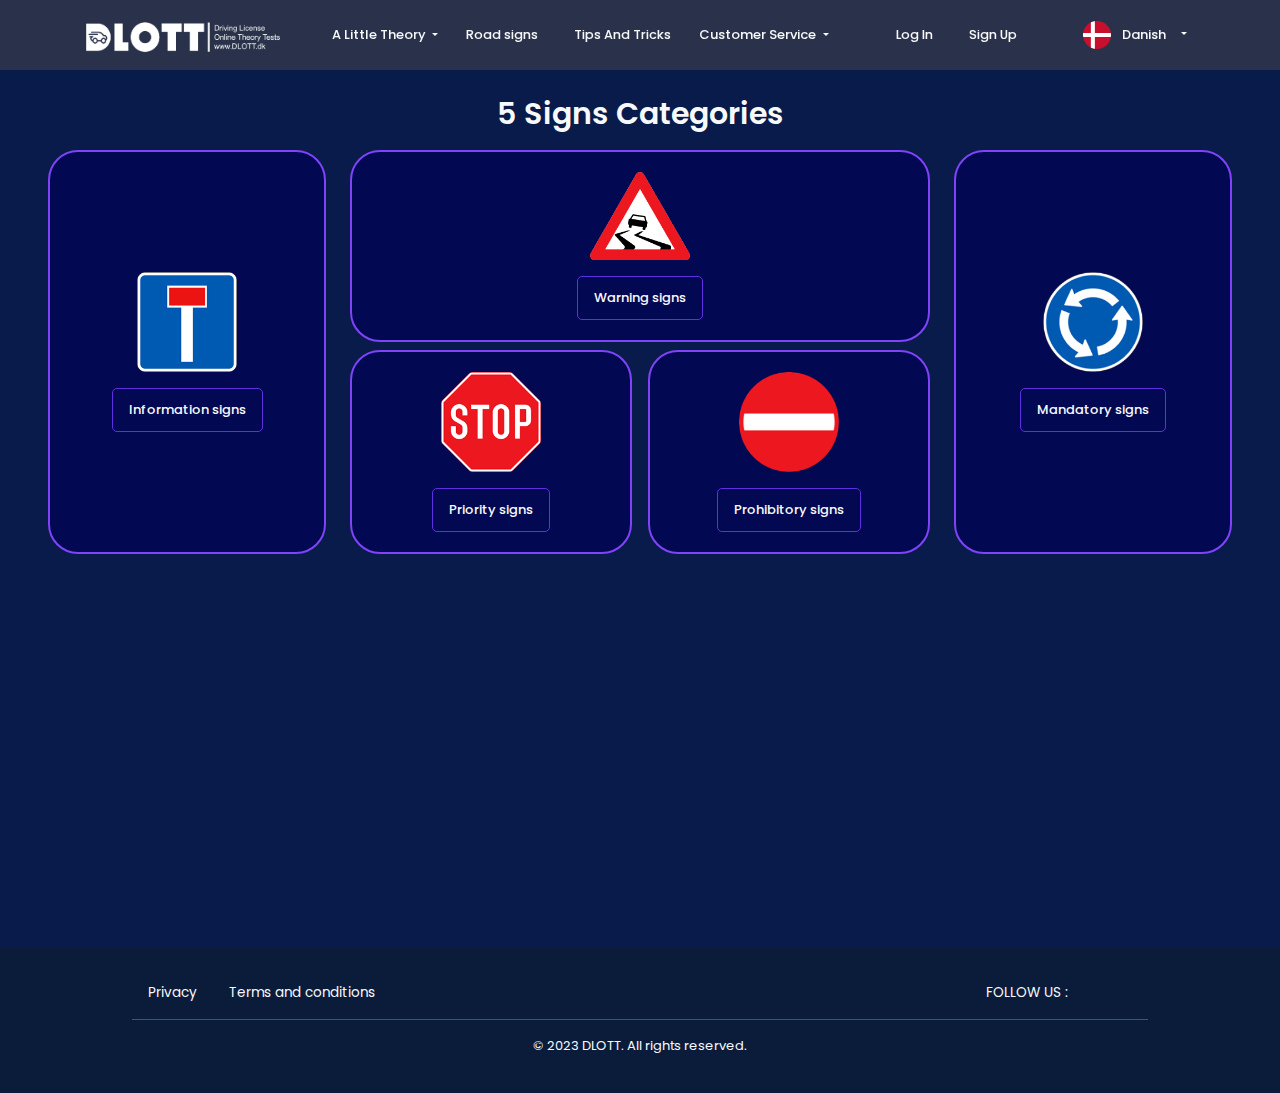
<file: 5signs.html>
<!DOCTYPE html>
<html lang="en">

<head>
    <meta charset="UTF-8">
    <meta http-equiv="X-UA-Compatible" content="IE=edge">
    <meta name="viewport" content="width=device-width, initial-scale=1.0">
    <!-- Css Linking -->
    <link rel="stylesheet" href="https://cdnjs.cloudflare.com/ajax/libs/font-awesome/6.2.0/css/all.min.css"
        integrity="sha512-xh6O/CkQoPOWDdYTDqeRdPCVd1SpvCA9XXcUnZS2FmJNp1coAFzvtCN9BmamE+4aHK8yyUHUSCcJHgXloTyT2A=="
        crossorigin="anonymous" referrerpolicy="no-referrer" />
    <link rel="stylesheet" href="https://cdnjs.cloudflare.com/ajax/libs/animate.css/4.1.1/animate.min.css" />
    <link href="assets/css/bootstrap.css" rel="stylesheet">
    <link href="assets/css/style.css" rel="stylesheet">
    <!-- Title Of Page -->
    <title>DLOTT</title>
</head>

<body class="min-vh-100">

    <!-- Top Nav PC-->
    <div class="topnav d-none d-lg-block position-fixed">
        <div class="nav_desktop d-flex justify-content-around align-items-center m-auto">
            <div class="brand">
                <a href="/">
                    <img class="logo_desktop" src="./assets/img/logo.png" alt="">
                </a>
            </div>
            <div class="d-flex align-items-center justify-content-around">
                <div class="dropdown">
                    <button class="btn_square_gradient text-light dropdown-toggle" type="button" id="LittleTheory"
                        data-bs-toggle="dropdown" aria-expanded="false">
                        A Little Theory
                    </button>
                    <ul class="dropdown-menu glassy_dropdown" aria-labelledby="LittleTheory">
                        <li><a class="dropdown-item" href="#">General Rules</a></li>
                        <li><a class="dropdown-item" href="#">Speed</a></li>
                        <li><a class="dropdown-item" href="#">Motorway - Expressway</a></li>
                        <li><a class="dropdown-item" href="#">Railroads crossing</a></li>
                        <li><a class="dropdown-item" href="#">Drinking and driving</a></li>
                    </ul>
                </div>

                <button class="btn_square_gradient text-light" type="button">
                    <a href="/home.html" class="text-light mx-2">Road signs</a>
                </button>
                <button class="btn_square_gradient text-light" type="button">
                    <a href="/home.html" class="text-light mx-2">Tips And Tricks</a>
                </button>

                <div class="dropdown">
                    <button class="btn_square_gradient text-light dropdown-toggle" type="button" id="LittleTheory"
                        data-bs-toggle="dropdown" aria-expanded="false">
                        Customer Service
                    </button>
                    <ul class="dropdown-menu glassy_dropdown" aria-labelledby="LittleTheory">
                        <li><a class="dropdown-item" href="#">Contact Us</a></li>
                        <li><a class="dropdown-item" href="#">FAQ</a></li>
                    </ul>
                </div>
            </div>
            <div class="d-flex justify-content-center">
                <button class="btn_square_gradient text-light" type="button">
                    <a href="https://dvgroups.ca/projects/dk/DDL/login.html" class="text-light mx-2">Log In</a>
                </button>
                <button class="btn_square_gradient text-light" type="button">
                    <a href="/register.html" class="text-light mx-2">Sign Up</a>
                </button>
            </div>
            <div class="dropdown">
                <button class="btn_square_gradient text-light dropdown-toggle" type="button" id="dropdownLanguage"
                    data-bs-toggle="dropdown" aria-expanded="false">
                    <span><img class="flag_icon" src="./assets/img/dk.svg" alt=""></span>
                    <span class="mx-2">
                        Danish
                    </span>
                </button>
                <ul class="dropdown-menu glassy_dropdown" aria-labelledby="dropdownLanguage">
                    <li>
                        <a class="dropdown-item" href="#">
                            <span>
                                <img class="flag_icon" src="./assets/img/dk.svg" alt="">
                            </span>
                            <span class="mx-2">
                                Danish
                            </span>
                        </a>
                    </li>
                    <li>
                        <a class="dropdown-item" href="#">
                            <span>
                                <img class="flag_icon" src="./assets/img/ir.svg" alt="">
                            </span>
                            <span class="ms-2">
                                Persian
                            </span>
                        </a>
                    </li>
                    <li>
                        <a class="dropdown-item" href="#">
                            <span>
                                <img class="flag_icon" src="./assets/img/gb.svg" alt="">
                            </span>
                            <span class="ms-2">
                                English
                            </span>
                        </a>
                    </li>
                </ul>
            </div>
        </div>
    </div>
    <div class="topnav_blur d-none d-lg-block position-fixed"></div>

    <!-- Top Nav Smart-->
    <nav class="navbar-mobile d-lg-none">
        <div class="navbar-container container">
            <input type="checkbox" name="" id="" />
            <div class="hamburger-lines">
                <span class="line line1"></span>
                <span class="line line2"></span>
                <span class="line line3"></span>
            </div>
            <ul class="menu-items">
                <div class="d-flex flex-column align-items-center justify-content-center">

                    <div class="logo_in_menu mb-5">
                        <a href="https://dvgroups.ca/projects/dk/DDL/">
                            <img class="logo_mobile" src="./assets/img/logo.png" alt="">
                        </a>
                    </div>
                    <div class="accordion accordion_menu mx-auto" id="menu1">
                        <div class="accordion-item bg-transparent border-0">
                            <h2 class="accordion-header bg-transparent" id="heading1">
                                <button
                                    class="accordion-button btn_square_gradient collapsed text-light bg-transparent d-flex justify-content-center"
                                    type="button" data-bs-toggle="collapse" data-bs-target="#collapse1"
                                    aria-expanded="false" aria-controls="collapse1">
                                    A Little Theory
                                </button>
                            </h2>
                            <div id="collapse1" class="accordion-collapse collapse" aria-labelledby="heading1"
                                data-bs-parent="#menu1">
                                <div class="accordion-body">
                                    <ul class="list-unstyled text-center" aria-labelledby="">
                                        <li><a class="text-light" href="#">General Rules</a></li>
                                        <li><a class="text-light" href="#">Speed</a></li>
                                        <li><a class="text-light" href="#">Motorway - Expressway</a></li>
                                        <li><a class="text-light" href="#">Railroads crossing</a></li>
                                        <li><a class="text-light" href="#">Drinking and driving</a></li>
                                    </ul>
                                </div>
                            </div>
                        </div>
                    </div>
                    <button class="btn_square_gradient text-light" type="button">
                        <a href="/home.html" class="text-light mx-2">Road signs</a>
                    </button>
                    <button class="btn_square_gradient text-light" type="button">
                        <a href="/home.html" class="text-light mx-2">Tips And Tricks</a>
                    </button>

                    <div class="accordion accordion_menu mx-auto" id="menu2">
                        <div class="accordion-item bg-transparent border-0">
                            <h2 class="accordion-header bg-transparent" id="heading2">
                                <button
                                    class="accordion-button btn_square_gradient collapsed text-light bg-transparent d-flex justify-content-center"
                                    type="button" data-bs-toggle="collapse" data-bs-target="#collapse2"
                                    aria-expanded="false" aria-controls="collapse2">
                                    Customer Service
                                </button>
                            </h2>
                            <div id="collapse2" class="accordion-collapse collapse" aria-labelledby="heading2"
                                data-bs-parent="#menu2">
                                <div class="accordion-body">
                                    <ul class="list-unstyled text-center" aria-labelledby="">
                                        <li><a class="text-light" href="#">Contact Us</a></li>
                                        <li><a class="text-light" href="#">FAQ</a></li>
                                    </ul>
                                </div>
                            </div>
                        </div>
                    </div>
                </div>



                <button class="btn_square_gradient text-light" type="button">
                    <a href="https://dvgroups.ca/projects/dk/DDL/login.html" class="text-light mx-2">Log In</a>
                </button>
                <button class="btn_square_gradient text-light" type="button">
                    <a href="/register.html" class="text-light mx-2">Sign Up</a>
                </button>


                <div class="accordion accordion_menu mx-auto" id="menu3">
                    <div class="accordion-item bg-transparent border-0">
                        <h2 class="accordion-header bg-transparent" id="heading3">
                            <button
                                class="accordion-button btn_square_gradient collapsed text-light bg-transparent d-flex justify-content-center"
                                type="button" data-bs-toggle="collapse" data-bs-target="#collapse3"
                                aria-expanded="false" aria-controls="collapse3">
                                <span><img class="flag_icon" src="./assets/img/dk.svg" alt=""></span>
                                <span class="ms-1">
                                    Danish
                                </span>
                            </button>
                        </h2>
                        <div id="collapse3" class="accordion-collapse collapse" aria-labelledby="heading3"
                            data-bs-parent="#menu3">
                            <div class="accordion-body">
                                <ul class="list-unstyled text-center" aria-labelledby="">
                                    <li>
                                        <a class="text-light" href="#">
                                            <span>
                                                <img class="flag_icon" src="./assets/img/dk.svg" alt="">
                                            </span>
                                            <span class="mx-2">
                                                Danish
                                            </span>
                                        </a>
                                    </li>
                                    <li>
                                        <a class="text-light" href="#">
                                            <span>
                                                <img class="flag_icon" src="./assets/img/ir.svg" alt="">
                                            </span>
                                            <span class="mx-2">
                                                Persian
                                            </span>
                                        </a>
                                    </li>
                                    <li>
                                        <a class="text-light" href="#">
                                            <span>
                                                <img class="flag_icon" src="./assets/img/gb.svg" alt="">
                                            </span>
                                            <span class="mx-2">
                                                English
                                            </span>
                                        </a>
                                    </li>
                                </ul>
                            </div>
                        </div>
                    </div>
                </div>

            </ul>
            <a href="https://dvgroups.ca/projects/dk/DDL/v1.2/" class="logo"><img src="./assets/img/logo.png"
                    alt=""></a>
        </div>
    </nav>



    <!-- Page Content -->
    <main class="w-100">

        <div class="section container five_signs text-light text-center mb-5">

            <div class="title mt-3 mt-xxl-4 pt-1 pt-xxl-3">5 Signs Categories</div>

            <div class="row container mt-1 mt-xl-1 mt-xxl-3 m-0 pt-2 pt-xl-1 pt-xxl-3">
                <div class="col-12 col-lg-3 mt-3 mt-lg-1 mt-xxl-4">
                    <div class="five_sign_holder d-flex flex-column justify-content-center align-items-center">
                        <img class="sign_img" src="./assets/img/signs-deadend.png" alt="">
                        <a href="/" class="btn_square_gradient text-light mt-3 mt-lg-3 px-3">Information signs</a>
                    </div>
                </div>
                <div class="col-12 col-lg-6 mt-lg-1 mt-xxl-4">
                    <div class="row m-0">
                        <div class="col-12 px-0 mt-3 mt-lg-0 ">
                            <div class="five_sign_holder d-flex flex-column justify-content-center align-items-center">
                                <img class="sign_img" src="./assets/img/signs-road.png" alt="">
                                <a href="/" class="btn_square_gradient text-light mt-3 mt-lg-3 px-3">Warning signs</a>
                            </div>
                        </div>
                    </div>
                    <div class="row ms-0">
                        <div class="col-12 col-sm-6 mt-3 mt-lg-2 mt-xxl-4 px-0 pe-sm-2">
                            <div class="five_sign_holder d-flex flex-column justify-content-center align-items-center">
                                <img class="sign_img" src="./assets/img/signs-stop.png" alt="">
                                <a href="/" class="btn_square_gradient text-light mt-3 mt-lg-3 px-3">Priority signs</a>
                            </div>
                        </div>
                        <div class="col-12 col-sm-6 mt-3 mt-lg-2 mt-xxl-4 px-0 ps-sm-2">
                            <div class="five_sign_holder d-flex flex-column justify-content-center align-items-center">
                                <img class="sign_img" src="./assets/img/signs-wrongway.png" alt="">
                                <a href="/" class="btn_square_gradient text-light mt-3 mt-lg-3 px-3">Prohibitory
                                    signs</a>
                            </div>
                        </div>
                    </div>
                </div>
                <div class="col-12 col-lg-3 mt-3 mt-lg-1 mt-xxl-4">
                    <div class="five_sign_holder d-flex flex-column justify-content-center align-items-center">
                        <img class="sign_img" src="./assets/img/signs-circle.png" alt="">
                        <a href="/" class="btn_square_gradient text-light mt-3 mt-lg-3 px-3">Mandatory signs</a>
                    </div>
                </div>
            </div>

        </div>

        <!-- Footer -->
        <div class="footer_info text-light">
            <div class="row mx-auto container justify-content-around">
                <div
                    class="col-12 col-md-6 col-xl-5 d-flex justify-content-around justify-content-md-start align-items-center">
                    <a href="/home.html" class="text-light mx-1 mx-md-3 footer_label">Privacy</a>
                    <a href="/home.html" class="text-light mx-1 mx-md-3 footer_label">Terms and conditions</a>
                </div>
                <div class="col-12 col-md-1 col-xl-2"></div>
                <div
                    class="social_col col-12 col-md-5 d-flex justify-content-center justify-content-md-end align-items-center">
                    <span class="footer_label me-3">
                        FOLLOW US :
                    </span>
                    <a href="/" class="text-light mx-2">
                        <i class="fa-brands fa-square-facebook"></i>
                    </a>
                    <a href="/" class="text-light mx-2">
                        <i class="fa-brands fa-twitter"></i>
                    </a>
                    <a href="/" class="text-light mx-2">
                        <i class="fa-brands fa-instagram"></i>
                    </a>
                    <a href="/" class="text-light mx-2">
                        <i class="fa-brands fa-youtube"></i>
                    </a>
                </div>
                <div class="col-12">
                    <hr>
                </div>
            </div>
            <p class="copy_right text-center pb-3 mb-0">
                © 2023 DLOTT. All rights reserved.
            </p>
        </div>

    </main>




    <script src="./assets/js/bootstrap.bundle.js"></script>
    <script src="https://cdnjs.cloudflare.com/ajax/libs/jquery/3.6.3/jquery.min.js"
        integrity="sha512-STof4xm1wgkfm7heWqFJVn58Hm3EtS31XFaagaa8VMReCXAkQnJZ+jEy8PCC/iT18dFy95WcExNHFTqLyp72eQ=="
        crossorigin="anonymous" referrerpolicy="no-referrer"></script>
    <script src="./assets/js/script.js"></script>
</body>

</html>
</file>
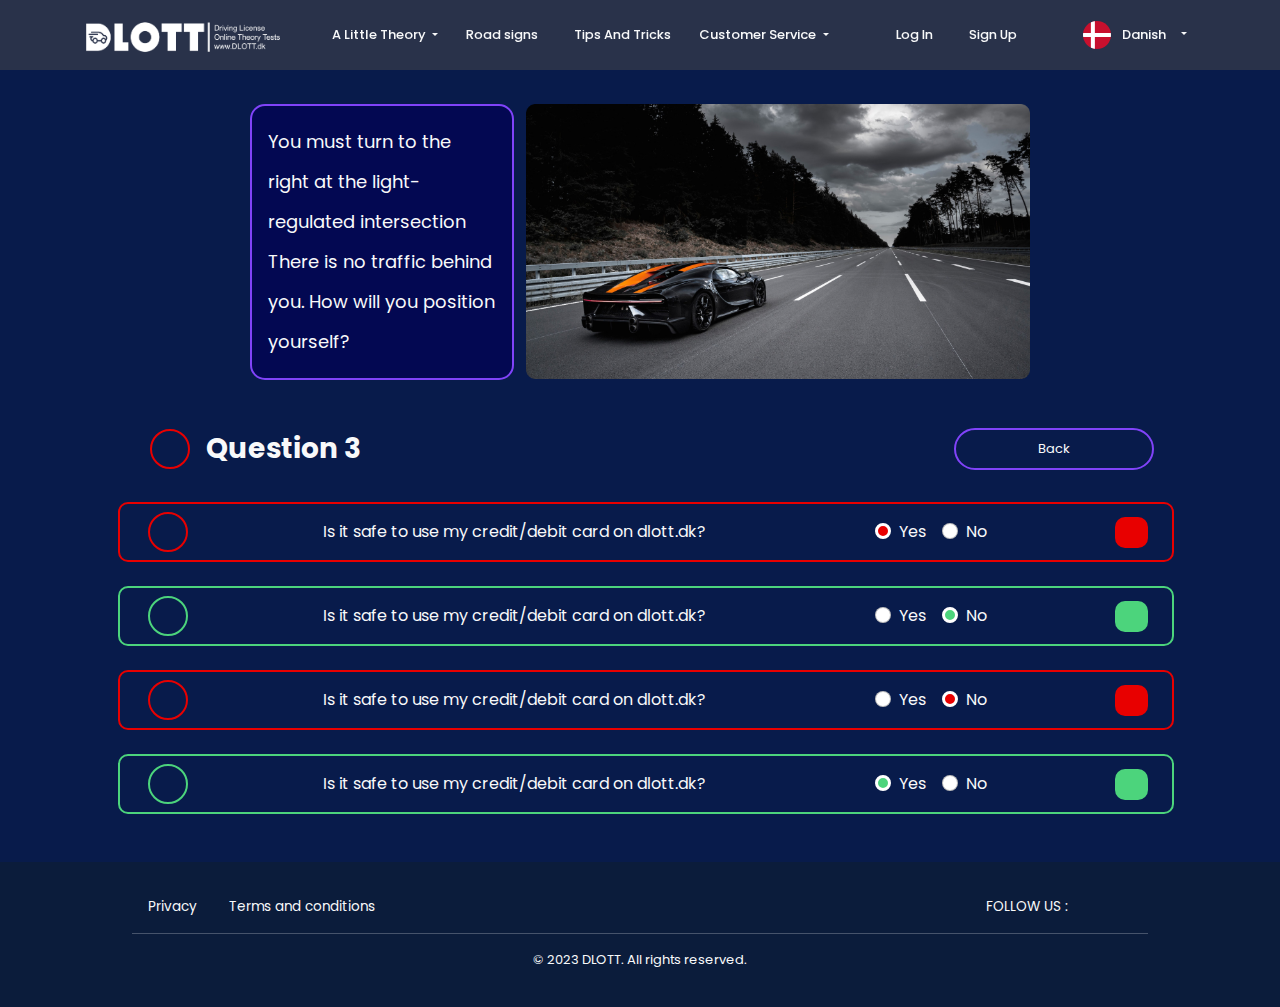
<file: answer-review.html>
<!DOCTYPE html>
<html lang="en">

<head>
    <meta charset="UTF-8">
    <meta http-equiv="X-UA-Compatible" content="IE=edge">
    <meta name="viewport" content="width=device-width, initial-scale=1.0">
    <!-- Css Linking -->
    <link rel="stylesheet" href="https://cdnjs.cloudflare.com/ajax/libs/font-awesome/6.2.0/css/all.min.css"
        integrity="sha512-xh6O/CkQoPOWDdYTDqeRdPCVd1SpvCA9XXcUnZS2FmJNp1coAFzvtCN9BmamE+4aHK8yyUHUSCcJHgXloTyT2A=="
        crossorigin="anonymous" referrerpolicy="no-referrer" />
    <link rel="stylesheet" href="https://cdnjs.cloudflare.com/ajax/libs/animate.css/4.1.1/animate.min.css" />
    <link href="assets/css/bootstrap.css" rel="stylesheet">
    <link href="assets/css/style.css" rel="stylesheet">
    <!-- Title Of Page -->
    <title>DLOTT | Answer 1</title>
</head>

<body class="min-vh-100">

    <!-- Top Nav PC-->
    <div class="topnav d-none d-lg-block position-fixed">
        <div class="nav_desktop d-flex justify-content-around align-items-center m-auto">
            <div class="brand">
                <a href="/">
                    <img class="logo_desktop" src="./assets/img/logo.png" alt="">
                </a>
            </div>
            <div class="d-flex align-items-center justify-content-around">
                <div class="dropdown">
                    <button class="btn_square_gradient text-light dropdown-toggle" type="button" id="LittleTheory"
                        data-bs-toggle="dropdown" aria-expanded="false">
                        A Little Theory
                    </button>
                    <ul class="dropdown-menu glassy_dropdown" aria-labelledby="LittleTheory">
                        <li><a class="dropdown-item" href="#">General Rules</a></li>
                        <li><a class="dropdown-item" href="#">Speed</a></li>
                        <li><a class="dropdown-item" href="#">Motorway - Expressway</a></li>
                        <li><a class="dropdown-item" href="#">Railroads crossing</a></li>
                        <li><a class="dropdown-item" href="#">Drinking and driving</a></li>
                    </ul>
                </div>

                <button class="btn_square_gradient text-light" type="button">
                    <a href="/home.html" class="text-light mx-2">Road signs</a>
                </button>
                <button class="btn_square_gradient text-light" type="button">
                    <a href="/home.html" class="text-light mx-2">Tips And Tricks</a>
                </button>

                <div class="dropdown">
                    <button class="btn_square_gradient text-light dropdown-toggle" type="button" id="LittleTheory"
                        data-bs-toggle="dropdown" aria-expanded="false">
                        Customer Service
                    </button>
                    <ul class="dropdown-menu glassy_dropdown" aria-labelledby="LittleTheory">
                        <li><a class="dropdown-item" href="#">Contact Us</a></li>
                        <li><a class="dropdown-item" href="#">FAQ</a></li>
                    </ul>
                </div>
            </div>
            <div class="d-flex justify-content-center">
                <button class="btn_square_gradient text-light" type="button">
                    <a href="https://dvgroups.ca/projects/dk/DDL/login.html" class="text-light mx-2">Log In</a>
                </button>
                <button class="btn_square_gradient text-light" type="button">
                    <a href="/register.html" class="text-light mx-2">Sign Up</a>
                </button>
            </div>
            <div class="dropdown">
                <button class="btn_square_gradient text-light dropdown-toggle" type="button" id="dropdownLanguage"
                    data-bs-toggle="dropdown" aria-expanded="false">
                    <span><img class="flag_icon" src="./assets/img/dk.svg" alt=""></span>
                    <span class="mx-2">
                        Danish
                    </span>
                </button>
                <ul class="dropdown-menu glassy_dropdown" aria-labelledby="dropdownLanguage">
                    <li>
                        <a class="dropdown-item" href="#">
                            <span>
                                <img class="flag_icon" src="./assets/img/dk.svg" alt="">
                            </span>
                            <span class="mx-2">
                                Danish
                            </span>
                        </a>
                    </li>
                    <li>
                        <a class="dropdown-item" href="#">
                            <span>
                                <img class="flag_icon" src="./assets/img/ir.svg" alt="">
                            </span>
                            <span class="ms-2">
                                Persian
                            </span>
                        </a>
                    </li>
                    <li>
                        <a class="dropdown-item" href="#">
                            <span>
                                <img class="flag_icon" src="./assets/img/gb.svg" alt="">
                            </span>
                            <span class="ms-2">
                                English
                            </span>
                        </a>
                    </li>
                </ul>
            </div>
        </div>
    </div>
    <div class="topnav_blur d-none d-lg-block position-fixed"></div>

    <!-- Top Nav Smart-->
    <nav class="navbar-mobile d-lg-none">
        <div class="navbar-container container">
            <input type="checkbox" name="" id="" />
            <div class="hamburger-lines">
                <span class="line line1"></span>
                <span class="line line2"></span>
                <span class="line line3"></span>
            </div>
            <ul class="menu-items">
                <div class="d-flex flex-column align-items-center justify-content-center">

                    <div class="logo_in_menu mb-5">
                        <a href="https://dvgroups.ca/projects/dk/DDL/">
                            <img class="logo_mobile" src="./assets/img/logo.png" alt="">
                        </a>
                    </div>
                    <div class="accordion accordion_menu mx-auto" id="menu1">
                        <div class="accordion-item bg-transparent border-0">
                            <h2 class="accordion-header bg-transparent" id="heading1">
                                <button
                                    class="accordion-button btn_square_gradient collapsed text-light bg-transparent d-flex justify-content-center"
                                    type="button" data-bs-toggle="collapse" data-bs-target="#collapse1"
                                    aria-expanded="false" aria-controls="collapse1">
                                    A Little Theory
                                </button>
                            </h2>
                            <div id="collapse1" class="accordion-collapse collapse" aria-labelledby="heading1"
                                data-bs-parent="#menu1">
                                <div class="accordion-body">
                                    <ul class="list-unstyled text-center" aria-labelledby="">
                                        <li><a class="text-light" href="#">General Rules</a></li>
                                        <li><a class="text-light" href="#">Speed</a></li>
                                        <li><a class="text-light" href="#">Motorway - Expressway</a></li>
                                        <li><a class="text-light" href="#">Railroads crossing</a></li>
                                        <li><a class="text-light" href="#">Drinking and driving</a></li>
                                    </ul>
                                </div>
                            </div>
                        </div>
                    </div>
                    <button class="btn_square_gradient text-light" type="button">
                        <a href="/home.html" class="text-light mx-2">Road signs</a>
                    </button>
                    <button class="btn_square_gradient text-light" type="button">
                        <a href="/home.html" class="text-light mx-2">Tips And Tricks</a>
                    </button>

                    <div class="accordion accordion_menu mx-auto" id="menu2">
                        <div class="accordion-item bg-transparent border-0">
                            <h2 class="accordion-header bg-transparent" id="heading2">
                                <button
                                    class="accordion-button btn_square_gradient collapsed text-light bg-transparent d-flex justify-content-center"
                                    type="button" data-bs-toggle="collapse" data-bs-target="#collapse2"
                                    aria-expanded="false" aria-controls="collapse2">
                                    Customer Service
                                </button>
                            </h2>
                            <div id="collapse2" class="accordion-collapse collapse" aria-labelledby="heading2"
                                data-bs-parent="#menu2">
                                <div class="accordion-body">
                                    <ul class="list-unstyled text-center" aria-labelledby="">
                                        <li><a class="text-light" href="#">Contact Us</a></li>
                                        <li><a class="text-light" href="#">FAQ</a></li>
                                    </ul>
                                </div>
                            </div>
                        </div>
                    </div>
                </div>



                <button class="btn_square_gradient text-light" type="button">
                    <a href="https://dvgroups.ca/projects/dk/DDL/login.html" class="text-light mx-2">Log In</a>
                </button>
                <button class="btn_square_gradient text-light" type="button">
                    <a href="/register.html" class="text-light mx-2">Sign Up</a>
                </button>


                <div class="accordion accordion_menu mx-auto" id="menu3">
                    <div class="accordion-item bg-transparent border-0">
                        <h2 class="accordion-header bg-transparent" id="heading3">
                            <button
                                class="accordion-button btn_square_gradient collapsed text-light bg-transparent d-flex justify-content-center"
                                type="button" data-bs-toggle="collapse" data-bs-target="#collapse3"
                                aria-expanded="false" aria-controls="collapse3">
                                <span><img class="flag_icon" src="./assets/img/dk.svg" alt=""></span>
                                <span class="ms-1">
                                    Danish
                                </span>
                            </button>
                        </h2>
                        <div id="collapse3" class="accordion-collapse collapse" aria-labelledby="heading3"
                            data-bs-parent="#menu3">
                            <div class="accordion-body">
                                <ul class="list-unstyled text-center" aria-labelledby="">
                                    <li>
                                        <a class="text-light" href="#">
                                            <span>
                                                <img class="flag_icon" src="./assets/img/dk.svg" alt="">
                                            </span>
                                            <span class="mx-2">
                                                Danish
                                            </span>
                                        </a>
                                    </li>
                                    <li>
                                        <a class="text-light" href="#">
                                            <span>
                                                <img class="flag_icon" src="./assets/img/ir.svg" alt="">
                                            </span>
                                            <span class="mx-2">
                                                Persian
                                            </span>
                                        </a>
                                    </li>
                                    <li>
                                        <a class="text-light" href="#">
                                            <span>
                                                <img class="flag_icon" src="./assets/img/gb.svg" alt="">
                                            </span>
                                            <span class="mx-2">
                                                English
                                            </span>
                                        </a>
                                    </li>
                                </ul>
                            </div>
                        </div>
                    </div>
                </div>

            </ul>
            <a href="https://dvgroups.ca/projects/dk/DDL/v1.2/" class="logo"><img src="./assets/img/logo.png"
                    alt=""></a>
        </div>
    </nav>




    <!-- Page Content -->
    <main class="w-100">

        <div class="answer_reveiw text-light py-4 px-3 mx-auto">


            <div class="row m-0 mt-3 mt-xxl-4 pt-5">
                <div class="col-12 pe-0 mx-auto">
                    <div class="quesiton_image_holder row m-0 mx-auto">
                        <div
                            class="question_col col-12 col-lg-4 d-flex justify-content-center align-items-center p-3 mt-3">
                            You must turn to the right at the light-regulated intersection
                            There is no traffic behind
                            you. How will you position
                            yourself?
                        </div>
                        <div class="col-12 col-lg-8 mt-3">
                            <img class="w-100" src="./assets/img/q-img.png" alt="">
                        </div>
                    </div>

                    <div class="row m-0 mt-3 mt-xxl-4 pt-2">
                        <div
                            class="col-12 col-sm-6 mt-4 px-3 text-start d-flex justify-content-center justify-content-sm-start align-items-center">
                            <!-- <span
                                class="answer_title_icon test_icon_success rounded-circle d-flex justify-content-center align-items-center ms-1">
                                <i class="fa-solid fa-check"></i>
                            </span> -->
                            <span
                                class="answer_title_icon test_icon_failed rounded-circle d-flex justify-content-center align-items-center ms-0 ms-lg-3">
                                <i class="fa-solid fa-xmark"></i>
                            </span>
                            <span class="answer_title fw-bold ms-3">Question 3</span>
                        </div>
                        <div class="col-12 col-sm-6 mt-4 px-3 text-center text-sm-end">
                            <button class="btn_purple_secondary rounded-pill text-light mx-1 mt-4 mt-md-0">
                                Back
                            </button>
                        </div>
                    </div>


                    <div class="row m-0 mt-2 mb-4">


                        <div class="accordion-item answer_accar answer_accar_failed bg-transparent mt-4 px-0">
                            <h2 class="accordion-header answer_accar_header answer_accar_header_close px-2"
                                id="answer_accar1">
                                <button
                                    class="accordion-button answer_accar_btn row m-0 text-light bg-transparent px-0 px-lg-3 py-2"
                                    type="button" data-bs-toggle="collapse" data-bs-target="#collapseAnswerAccar1"
                                    aria-expanded="true" aria-controls="collapseAnswerAccar1">
                                    <div
                                        class="col-12 col-md-2 mt-2 mt-lg-0 d-flex justify-content-center justify-content-md-start align-items-center px-0">
                                        <span
                                            class="answer_title_icon test_icon_failed rounded-circle d-flex justify-content-center align-items-center ms-1">
                                            <i class="fa-solid fa-xmark"></i>
                                        </span>
                                        <!-- <span
                                             class="answer_title_icon test_icon_success rounded-circle d-flex justify-content-center align-items-center ms-1">
                                             <i class="fa-solid fa-check"></i>
                                        </span> -->
                                    </div>
                                    <div class="col-12 col-md-6 mt-2 mt-lg-0">
                                        <p class="mb-0">
                                            Is it safe to use my credit/debit card on dlott.dk?
                                        </p>
                                    </div>
                                    <div
                                        class="col-12 col-md-3 mt-2 mt-lg-0 test_answer_radio_holder d-flex justify-content-center align-items-center">
                                        <div class="form-check form-check-inline">
                                            <input class="form-check-input answer-check-input active" type="radio"
                                                name="answer-1" id="q-answer-yes" value="q-answer-yes" disabled checked>
                                            <label class="form-check-label" for="q-answer-yes">Yes</label>
                                        </div>
                                        <div class="form-check form-check-inline">
                                            <input class="form-check-input answer-check-input active" type="radio"
                                                name="answer-1" id="q-answer-no" value="q-answer-no" disabled>
                                            <label class="form-check-label" for="q-answer-no">No</label>
                                        </div>
                                    </div>
                                    <div
                                        class="col-12 col-md-1 d-flex justify-content-end align-items-center mt-2 mt-lg-0 px-0">
                                        <span class="answer_icon d-flex justify-content-center align-items-center">
                                            <i class="fa-solid fa-chevron-down"></i>
                                        </span>
                                    </div>
                                </button>
                            </h2>
                            <div id="collapseAnswerAccar1" class="accordion-collapse collapse"
                                aria-labelledby="answer_accar1" data-bs-parent="#answer-accardion">
                                <div class="accordion-body answer_accar_body text-start border-0 py-3 px-4 lh-lg">

                                    <div class="row">
                                        <div class="col-12 col-md-2"></div>
                                        <div class="col-12 col-md-6">
                                            <p>

                                                There is no risk when using your Dankort,
                                                Visa/Dankort,
                                                Visa Electron or Master Card on dlott.dk as we use a so-called
                                                SSL connection to ensure that no one is “keeping tabs”
                                                when your card num is transferred to dlott.dk, given that the
                                                transfer is done with encrypted data. In addition, dlott.dk has
                                            </p>
                                        </div>
                                        <div class="col-12 col-md-3"></div>
                                        <div class="col-12 col-md-1"></div>
                                    </div>

                                </div>
                            </div>
                        </div>

                        <div class="accordion-item answer_accar answer_accar_success bg-transparent mt-4 px-0">
                            <h2 class="accordion-header answer_accar_header answer_accar_header_close px-2"
                                id="answer_accar1">
                                <button
                                    class="accordion-button answer_accar_btn row m-0 text-light bg-transparent px-0 px-lg-3 py-2"
                                    type="button" disabled>
                                    <div
                                        class="col-12 col-md-2 mt-2 mt-lg-0 d-flex justify-content-center justify-content-md-start align-items-center px-0">
                                        <!-- <span
                                            class="answer_title_icon test_icon_failed rounded-circle d-flex justify-content-center align-items-center ms-1">
                                            <i class="fa-solid fa-xmark"></i>
                                        </span> -->
                                        <span
                                            class="answer_title_icon test_icon_success rounded-circle d-flex justify-content-center align-items-center ms-1">
                                            <i class="fa-solid fa-check"></i>
                                        </span>
                                    </div>
                                    <div class="col-12 col-md-6 mt-2 mt-lg-0">
                                        <p class="mb-0">
                                            Is it safe to use my credit/debit card on dlott.dk?
                                        </p>
                                    </div>
                                    <div
                                        class="col-12 col-md-3 mt-2 mt-lg-0 test_answer_radio_holder d-flex justify-content-center align-items-center">
                                        <div class="form-check form-check-inline">
                                            <input class="form-check-input answer-check-input active" type="radio"
                                                name="answer-2" id="q-answer-yes" value="q-answer-yes" disabled>
                                            <label class="form-check-label" for="q-answer-yes">Yes</label>
                                        </div>
                                        <div class="form-check form-check-inline">
                                            <input class="form-check-input answer-check-input active" type="radio"
                                                name="answer-2" id="q-answer-no" value="q-answer-no" disabled checked>
                                            <label class="form-check-label" for="q-answer-no">No</label>
                                        </div>
                                    </div>
                                    <div
                                        class="col-12 col-md-1 d-flex justify-content-end align-items-center mt-2 mt-lg-0 px-0">
                                        <span class="answer_icon d-flex justify-content-center align-items-center">
                                            <i class="fa-solid fa-check"></i>
                                        </span>
                                    </div>
                                </button>
                            </h2>
                        </div>

                        <div class="accordion-item answer_accar answer_accar_failed bg-transparent mt-4 px-0">
                            <h2 class="accordion-header answer_accar_header answer_accar_header_close px-2"
                                id="answer_accar1">
                                <button
                                    class="accordion-button answer_accar_btn row m-0 text-light bg-transparent px-0 px-lg-3 py-2"
                                    type="button" data-bs-toggle="collapse" data-bs-target="#collapseAnswerAccar2"
                                    aria-expanded="true" aria-controls="collapseAnswerAccar2">
                                    <div
                                        class="col-12 col-md-2 mt-2 mt-lg-0 d-flex justify-content-center justify-content-md-start align-items-center px-0">
                                        <span
                                            class="answer_title_icon test_icon_failed rounded-circle d-flex justify-content-center align-items-center ms-1">
                                            <i class="fa-solid fa-xmark"></i>
                                        </span>
                                        <!-- <span
                                             class="answer_title_icon test_icon_success rounded-circle d-flex justify-content-center align-items-center ms-1">
                                             <i class="fa-solid fa-check"></i>
                                        </span> -->
                                    </div>
                                    <div class="col-12 col-md-6 mt-2 mt-lg-0">
                                        <p class="mb-0">
                                            Is it safe to use my credit/debit card on dlott.dk?
                                        </p>
                                    </div>
                                    <div
                                        class="col-12 col-md-3 mt-2 mt-lg-0 test_answer_radio_holder d-flex justify-content-center align-items-center">
                                        <div class="form-check form-check-inline">
                                            <input class="form-check-input answer-check-input active" type="radio"
                                                name="answer-3" id="q-answer-yes" value="q-answer-yes" disabled>
                                            <label class="form-check-label" for="q-answer-yes">Yes</label>
                                        </div>
                                        <div class="form-check form-check-inline">
                                            <input class="form-check-input answer-check-input active" type="radio"
                                                name="answer-3" id="q-answer-no" value="q-answer-no" disabled checked>
                                            <label class="form-check-label" for="q-answer-no">No</label>
                                        </div>
                                    </div>
                                    <div
                                        class="col-12 col-md-1 d-flex justify-content-end align-items-center mt-2 mt-lg-0 px-0">
                                        <span class="answer_icon d-flex justify-content-center align-items-center">
                                            <i class="fa-solid fa-chevron-down"></i>
                                        </span>
                                    </div>
                                </button>
                            </h2>
                            <div id="collapseAnswerAccar2" class="accordion-collapse collapse"
                                aria-labelledby="answer_accar1" data-bs-parent="#answer-accardion">
                                <div class="accordion-body answer_accar_body text-start border-0 py-3 px-4 lh-lg">

                                    <div class="row">
                                        <div class="col-12 col-md-2"></div>
                                        <div class="col-12 col-md-6">
                                            <p>

                                                There is no risk when using your Dankort,
                                                Visa/Dankort,
                                                Visa Electron or Master Card on dlott.dk as we use a so-called
                                                SSL connection to ensure that no one is “keeping tabs”
                                                when your card num is transferred to dlott.dk, given that the
                                                transfer is done with encrypted data. In addition, dlott.dk has
                                            </p>
                                        </div>
                                        <div class="col-12 col-md-3"></div>
                                        <div class="col-12 col-md-1"></div>
                                    </div>

                                </div>
                            </div>
                        </div>


                        <div class="accordion-item answer_accar answer_accar_success bg-transparent mt-4 px-0">
                            <h2 class="accordion-header answer_accar_header answer_accar_header_close px-2"
                                id="answer_accar1">
                                <button
                                    class="accordion-button answer_accar_btn row m-0 text-light bg-transparent px-0 px-lg-3 py-2"
                                    type="button" disabled>
                                    <div
                                        class="col-12 col-md-2 mt-2 mt-lg-0 d-flex justify-content-center justify-content-md-start align-items-center px-0">
                                        <!-- <span
                                            class="answer_title_icon test_icon_failed rounded-circle d-flex justify-content-center align-items-center ms-1">
                                            <i class="fa-solid fa-xmark"></i>
                                        </span> -->
                                        <span
                                            class="answer_title_icon test_icon_success rounded-circle d-flex justify-content-center align-items-center ms-1">
                                            <i class="fa-solid fa-check"></i>
                                        </span>
                                    </div>
                                    <div class="col-12 col-md-6 mt-2 mt-lg-0">
                                        <p class="mb-0">
                                            Is it safe to use my credit/debit card on dlott.dk?
                                        </p>
                                    </div>
                                    <div
                                        class="col-12 col-md-3 mt-2 mt-lg-0 test_answer_radio_holder d-flex justify-content-center align-items-center">
                                        <div class="form-check form-check-inline">
                                            <input class="form-check-input answer-check-input active" type="radio"
                                                name="answer-4" id="q-answer-yes" value="q-answer-yes" disabled checked>
                                            <label class="form-check-label" for="q-answer-yes">Yes</label>
                                        </div>
                                        <div class="form-check form-check-inline">
                                            <input class="form-check-input answer-check-input active" type="radio"
                                                name="answer-4" id="q-answer-no" value="q-answer-no" disabled>
                                            <label class="form-check-label" for="q-answer-no">No</label>
                                        </div>
                                    </div>
                                    <div
                                        class="col-12 col-md-1 d-flex justify-content-end align-items-center mt-2 mt-lg-0 px-0">
                                        <span class="answer_icon d-flex justify-content-center align-items-center">
                                            <i class="fa-solid fa-check"></i>
                                        </span>
                                    </div>
                                </button>
                            </h2>
                        </div>


                    </div>
                </div>
            </div>

        </div>

        <!-- Footer -->
        <div class="footer text-light" id="footer">
            <div class="footer_info text-light">
                <div class="row mx-auto container justify-content-around">
                    <div
                        class="col-12 col-md-6 col-xl-5 d-flex justify-content-around justify-content-md-start align-items-center">
                        <a href="/home.html" class="text-light mx-1 mx-md-3 footer_label">Privacy</a>
                        <a href="/home.html" class="text-light mx-1 mx-md-3 footer_label">Terms and conditions</a>
                    </div>
                    <div class="col-12 col-md-1 col-xl-2"></div>
                    <div
                        class="social_col col-12 col-md-5 d-flex justify-content-center justify-content-md-end align-items-center">
                        <span class="footer_label me-3">
                            FOLLOW US :
                        </span>
                        <a href="/" class="text-light mx-2">
                            <i class="fa-brands fa-square-facebook"></i>
                        </a>
                        <a href="/" class="text-light mx-2">
                            <i class="fa-brands fa-twitter"></i>
                        </a>
                        <a href="/" class="text-light mx-2">
                            <i class="fa-brands fa-instagram"></i>
                        </a>
                        <a href="/" class="text-light mx-2">
                            <i class="fa-brands fa-youtube"></i>
                        </a>
                    </div>
                    <div class="col-12">
                        <hr>
                    </div>
                </div>
                <p class="copy_right text-center pb-3 mb-0">
                    © 2023 DLOTT. All rights reserved.
                </p>
            </div>
        </div>


    </main>




    <script src="./assets/js/bootstrap.bundle.js"></script>
    <script src="https://cdnjs.cloudflare.com/ajax/libs/jquery/3.6.3/jquery.min.js"
        integrity="sha512-STof4xm1wgkfm7heWqFJVn58Hm3EtS31XFaagaa8VMReCXAkQnJZ+jEy8PCC/iT18dFy95WcExNHFTqLyp72eQ=="
        crossorigin="anonymous" referrerpolicy="no-referrer"></script>
    <script src="./assets/js/script.js"></script>
</body>

</html>
</file>
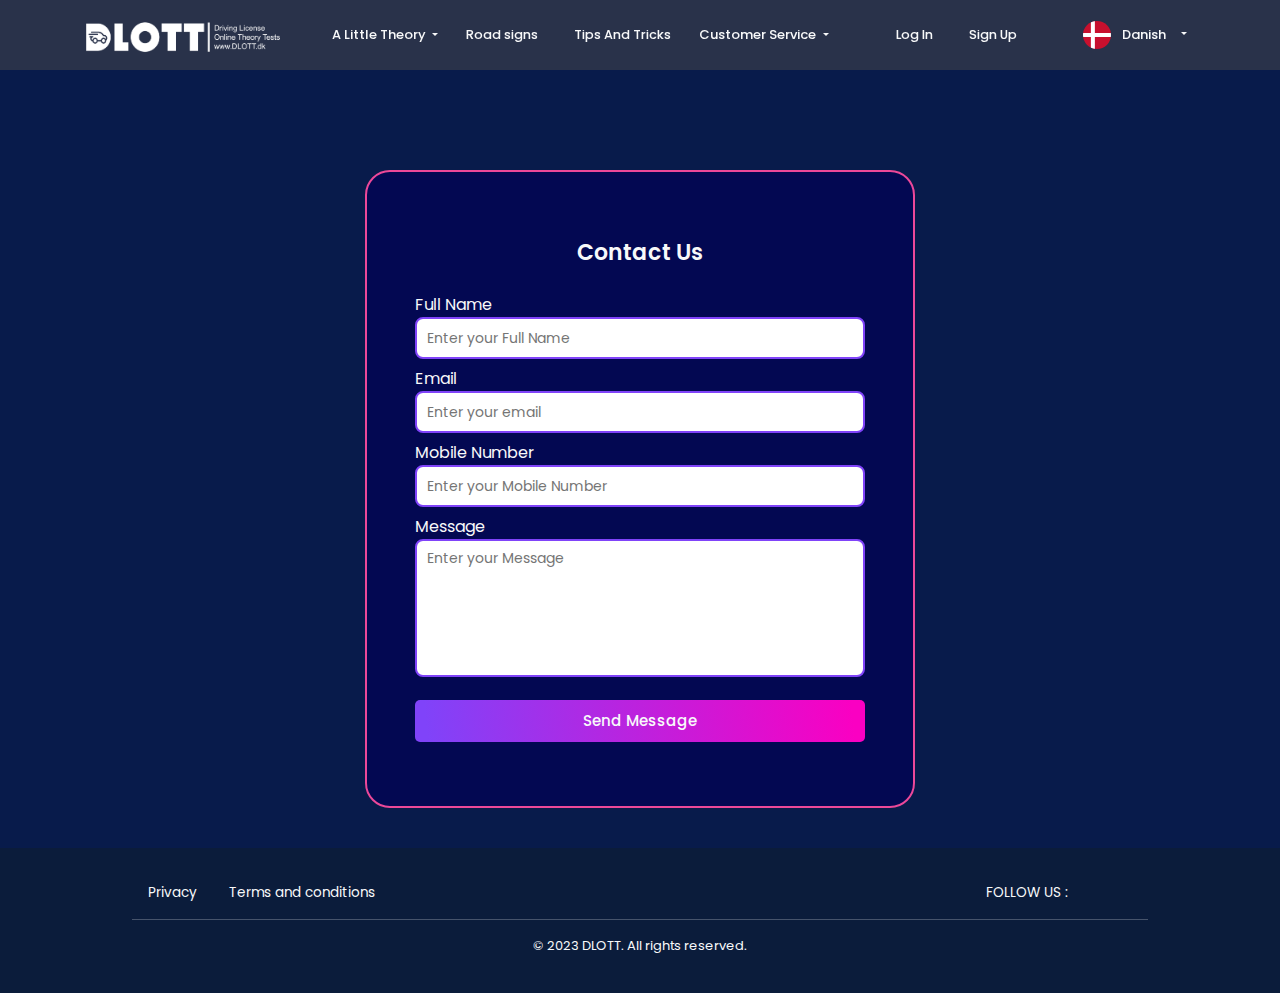
<file: contact-us.html>
<!DOCTYPE html>
<html lang="en">

<head>
    <meta charset="UTF-8">
    <meta http-equiv="X-UA-Compatible" content="IE=edge">
    <meta name="viewport" content="width=device-width, initial-scale=1.0">
    <!-- Css Linking -->
    <link rel="stylesheet" href="https://cdnjs.cloudflare.com/ajax/libs/font-awesome/6.2.0/css/all.min.css"
        integrity="sha512-xh6O/CkQoPOWDdYTDqeRdPCVd1SpvCA9XXcUnZS2FmJNp1coAFzvtCN9BmamE+4aHK8yyUHUSCcJHgXloTyT2A=="
        crossorigin="anonymous" referrerpolicy="no-referrer" />
    <link rel="stylesheet" href="https://cdnjs.cloudflare.com/ajax/libs/animate.css/4.1.1/animate.min.css" />
    <link href="assets/css/bootstrap.css" rel="stylesheet">
    <link href="assets/css/style.css" rel="stylesheet">
    <!-- Title Of Page -->
    <title>DLOTT | Contact Us</title>
</head>

<body class="min-vh-100">


    <!-- Top Nav PC-->
    <div class="topnav d-none d-lg-block position-fixed">
        <div class="nav_desktop d-flex justify-content-around align-items-center m-auto">
            <div class="brand">
                <a href="/">
                    <img class="logo_desktop" src="./assets/img/logo.png" alt="">
                </a>
            </div>
            <div class="d-flex align-items-center justify-content-around">
                <div class="dropdown">
                    <button class="btn_square_gradient text-light dropdown-toggle" type="button" id="LittleTheory"
                        data-bs-toggle="dropdown" aria-expanded="false">
                        A Little Theory
                    </button>
                    <ul class="dropdown-menu glassy_dropdown" aria-labelledby="LittleTheory">
                        <li><a class="dropdown-item" href="#">General Rules</a></li>
                        <li><a class="dropdown-item" href="#">Speed</a></li>
                        <li><a class="dropdown-item" href="#">Motorway - Expressway</a></li>
                        <li><a class="dropdown-item" href="#">Railroads crossing</a></li>
                        <li><a class="dropdown-item" href="#">Drinking and driving</a></li>
                    </ul>
                </div>

                <button class="btn_square_gradient text-light" type="button">
                    <a href="/home.html" class="text-light mx-2">Road signs</a>
                </button>
                <button class="btn_square_gradient text-light" type="button">
                    <a href="/home.html" class="text-light mx-2">Tips And Tricks</a>
                </button>

                <div class="dropdown">
                    <button class="btn_square_gradient text-light dropdown-toggle" type="button" id="LittleTheory"
                        data-bs-toggle="dropdown" aria-expanded="false">
                        Customer Service
                    </button>
                    <ul class="dropdown-menu glassy_dropdown" aria-labelledby="LittleTheory">
                        <li><a class="dropdown-item" href="#">Contact Us</a></li>
                        <li><a class="dropdown-item" href="#">FAQ</a></li>
                    </ul>
                </div>
            </div>
            <div class="d-flex justify-content-center">
                <button class="btn_square_gradient text-light" type="button">
                    <a href="https://dvgroups.ca/projects/dk/DDL/login.html" class="text-light mx-2">Log In</a>
                </button>
                <button class="btn_square_gradient text-light" type="button">
                    <a href="/register.html" class="text-light mx-2">Sign Up</a>
                </button>
            </div>
            <div class="dropdown">
                <button class="btn_square_gradient text-light dropdown-toggle" type="button" id="dropdownLanguage"
                    data-bs-toggle="dropdown" aria-expanded="false">
                    <span><img class="flag_icon" src="./assets/img/dk.svg" alt=""></span>
                    <span class="mx-2">
                        Danish
                    </span>
                </button>
                <ul class="dropdown-menu glassy_dropdown" aria-labelledby="dropdownLanguage">
                    <li>
                        <a class="dropdown-item" href="#">
                            <span>
                                <img class="flag_icon" src="./assets/img/dk.svg" alt="">
                            </span>
                            <span class="mx-2">
                                Danish
                            </span>
                        </a>
                    </li>
                    <li>
                        <a class="dropdown-item" href="#">
                            <span>
                                <img class="flag_icon" src="./assets/img/ir.svg" alt="">
                            </span>
                            <span class="ms-2">
                                Persian
                            </span>
                        </a>
                    </li>
                    <li>
                        <a class="dropdown-item" href="#">
                            <span>
                                <img class="flag_icon" src="./assets/img/gb.svg" alt="">
                            </span>
                            <span class="ms-2">
                                English
                            </span>
                        </a>
                    </li>
                </ul>
            </div>
        </div>
    </div>
    <div class="topnav_blur d-none d-lg-block position-fixed"></div>

    <!-- Top Nav Smart-->
    <nav class="navbar-mobile d-lg-none">
        <div class="navbar-container container">
            <input type="checkbox" name="" id="" />
            <div class="hamburger-lines">
                <span class="line line1"></span>
                <span class="line line2"></span>
                <span class="line line3"></span>
            </div>
            <ul class="menu-items">
                <div class="d-flex flex-column align-items-center justify-content-center">

                    <div class="logo_in_menu mb-5">
                        <a href="https://dvgroups.ca/projects/dk/DDL/">
                            <img class="logo_mobile" src="./assets/img/logo.png" alt="">
                        </a>
                    </div>
                    <div class="accordion accordion_menu mx-auto" id="menu1">
                        <div class="accordion-item bg-transparent border-0">
                            <h2 class="accordion-header bg-transparent" id="heading1">
                                <button
                                    class="accordion-button btn_square_gradient collapsed text-light bg-transparent d-flex justify-content-center"
                                    type="button" data-bs-toggle="collapse" data-bs-target="#collapse1"
                                    aria-expanded="false" aria-controls="collapse1">
                                    A Little Theory
                                </button>
                            </h2>
                            <div id="collapse1" class="accordion-collapse collapse" aria-labelledby="heading1"
                                data-bs-parent="#menu1">
                                <div class="accordion-body">
                                    <ul class="list-unstyled text-center" aria-labelledby="">
                                        <li><a class="text-light" href="#">General Rules</a></li>
                                        <li><a class="text-light" href="#">Speed</a></li>
                                        <li><a class="text-light" href="#">Motorway - Expressway</a></li>
                                        <li><a class="text-light" href="#">Railroads crossing</a></li>
                                        <li><a class="text-light" href="#">Drinking and driving</a></li>
                                    </ul>
                                </div>
                            </div>
                        </div>
                    </div>
                    <button class="btn_square_gradient text-light" type="button">
                        <a href="/home.html" class="text-light mx-2">Road signs</a>
                    </button>
                    <button class="btn_square_gradient text-light" type="button">
                        <a href="/home.html" class="text-light mx-2">Tips And Tricks</a>
                    </button>

                    <div class="accordion accordion_menu mx-auto" id="menu2">
                        <div class="accordion-item bg-transparent border-0">
                            <h2 class="accordion-header bg-transparent" id="heading2">
                                <button
                                    class="accordion-button btn_square_gradient collapsed text-light bg-transparent d-flex justify-content-center"
                                    type="button" data-bs-toggle="collapse" data-bs-target="#collapse2"
                                    aria-expanded="false" aria-controls="collapse2">
                                    Customer Service
                                </button>
                            </h2>
                            <div id="collapse2" class="accordion-collapse collapse" aria-labelledby="heading2"
                                data-bs-parent="#menu2">
                                <div class="accordion-body">
                                    <ul class="list-unstyled text-center" aria-labelledby="">
                                        <li><a class="text-light" href="#">Contact Us</a></li>
                                        <li><a class="text-light" href="#">FAQ</a></li>
                                    </ul>
                                </div>
                            </div>
                        </div>
                    </div>
                </div>



                <button class="btn_square_gradient text-light" type="button">
                    <a href="https://dvgroups.ca/projects/dk/DDL/login.html" class="text-light mx-2">Log In</a>
                </button>
                <button class="btn_square_gradient text-light" type="button">
                    <a href="/register.html" class="text-light mx-2">Sign Up</a>
                </button>


                <div class="accordion accordion_menu mx-auto" id="menu3">
                    <div class="accordion-item bg-transparent border-0">
                        <h2 class="accordion-header bg-transparent" id="heading3">
                            <button
                                class="accordion-button btn_square_gradient collapsed text-light bg-transparent d-flex justify-content-center"
                                type="button" data-bs-toggle="collapse" data-bs-target="#collapse3"
                                aria-expanded="false" aria-controls="collapse3">
                                <span><img class="flag_icon" src="./assets/img/dk.svg" alt=""></span>
                                <span class="ms-1">
                                    Danish
                                </span>
                            </button>
                        </h2>
                        <div id="collapse3" class="accordion-collapse collapse" aria-labelledby="heading3"
                            data-bs-parent="#menu3">
                            <div class="accordion-body">
                                <ul class="list-unstyled text-center" aria-labelledby="">
                                    <li>
                                        <a class="text-light" href="#">
                                            <span>
                                                <img class="flag_icon" src="./assets/img/dk.svg" alt="">
                                            </span>
                                            <span class="mx-2">
                                                Danish
                                            </span>
                                        </a>
                                    </li>
                                    <li>
                                        <a class="text-light" href="#">
                                            <span>
                                                <img class="flag_icon" src="./assets/img/ir.svg" alt="">
                                            </span>
                                            <span class="mx-2">
                                                Persian
                                            </span>
                                        </a>
                                    </li>
                                    <li>
                                        <a class="text-light" href="#">
                                            <span>
                                                <img class="flag_icon" src="./assets/img/gb.svg" alt="">
                                            </span>
                                            <span class="mx-2">
                                                English
                                            </span>
                                        </a>
                                    </li>
                                </ul>
                            </div>
                        </div>
                    </div>
                </div>

            </ul>
            <a href="https://dvgroups.ca/projects/dk/DDL/v1.2/" class="logo"><img src="./assets/img/logo.png"
                    alt=""></a>
        </div>
    </nav>



    <main class="w-100">

        <!-- Login -->
        <div class="form_page pt-2 pt-xxl-5">

            <div class="d-block mx-auto d-lg-flex justify-content-center align-items-center h-100 p-4 p-xxl-5">

                <form action="" class="mb-3 mt-5">
                    <div
                        class="form_holder d-flex flex-column align-items-center justify-content-around mx-auto p-3 p-md-5">

                        <!-- <img class="login_logo" src="./assets/img/logo.png" alt="" class="my-3 my-md-0"> -->

                        <div class="title text-light my-2 my-md-3">
                            Contact Us
                        </div>

                        <div class="mt-3 mt-md-2 mt-xxl-3 w-100 text-light">
                            <div>
                                Full Name
                            </div>
                            <div>
                                <input class="login_input w-100" type="text" name="fullName"
                                    placeholder="Enter your Full Name" required />
                            </div>
                        </div>
                        <div class="mt-3 mt-md-2 mt-xxl-3 w-100 text-light">
                            <div>
                                Email
                            </div>
                            <div>
                                <input class="login_input w-100" type="email" name="email" required
                                    placeholder="Enter your email" />
                            </div>
                        </div>
                        <div class="mt-3 mt-md-2 mt-xxl-3 w-100 text-light">
                            <div>
                                Mobile Number
                            </div>
                            <div>
                                <input class="login_input w-100" type="tex" name="mobile"
                                    placeholder="Enter your Mobile Number" required />
                            </div>
                        </div>
                        <div class="mt-3 mt-md-2 mt-xxl-3 w-100 text-light">
                            <div>
                                Message
                            </div>
                            <div>
                                <textarea class="login_input w-100" name="message" cols="30" rows="5"
                                    placeholder="Enter your Message" required></textarea>
                            </div>
                        </div>

                        <div class="my-3 my-md-3 my-xxl-5 w-100 text-light">
                            <div>
                                <button type="submit" class="btn_submit text-light w-100"> Send Message </button>
                            </div>
                        </div>

                    </div>
                </form>

            </div>
        </div>

        <!-- Footer -->
        <div class="footer text-light" id="footer">
            <div class="footer_info text-light">
                <div class="row mx-auto container justify-content-around">
                    <div
                        class="col-12 col-md-6 col-xl-5 d-flex justify-content-around justify-content-md-start align-items-center">
                        <a href="/home.html" class="text-light mx-1 mx-md-3 footer_label">Privacy</a>
                        <a href="/home.html" class="text-light mx-1 mx-md-3 footer_label">Terms and conditions</a>
                    </div>
                    <div class="col-12 col-md-1 col-xl-2"></div>
                    <div
                        class="social_col col-12 col-md-5 d-flex justify-content-center justify-content-md-end align-items-center">
                        <span class="footer_label me-3">
                            FOLLOW US :
                        </span>
                        <a href="/" class="text-light mx-2">
                            <i class="fa-brands fa-square-facebook"></i>
                        </a>
                        <a href="/" class="text-light mx-2">
                            <i class="fa-brands fa-twitter"></i>
                        </a>
                        <a href="/" class="text-light mx-2">
                            <i class="fa-brands fa-instagram"></i>
                        </a>
                        <a href="/" class="text-light mx-2">
                            <i class="fa-brands fa-youtube"></i>
                        </a>
                    </div>
                    <div class="col-12">
                        <hr>
                    </div>
                </div>
                <p class="copy_right text-center pb-3 mb-0">
                    © 2023 DLOTT. All rights reserved.
                </p>
            </div>
        </div>

    </main>




    <script src="./assets/js/bootstrap.bundle.js"></script>
    <script src="https://cdnjs.cloudflare.com/ajax/libs/jquery/3.6.3/jquery.min.js"
        integrity="sha512-STof4xm1wgkfm7heWqFJVn58Hm3EtS31XFaagaa8VMReCXAkQnJZ+jEy8PCC/iT18dFy95WcExNHFTqLyp72eQ=="
        crossorigin="anonymous" referrerpolicy="no-referrer"></script>
    <script src="./assets/js/script.js"></script>
</body>

</html>
</file>
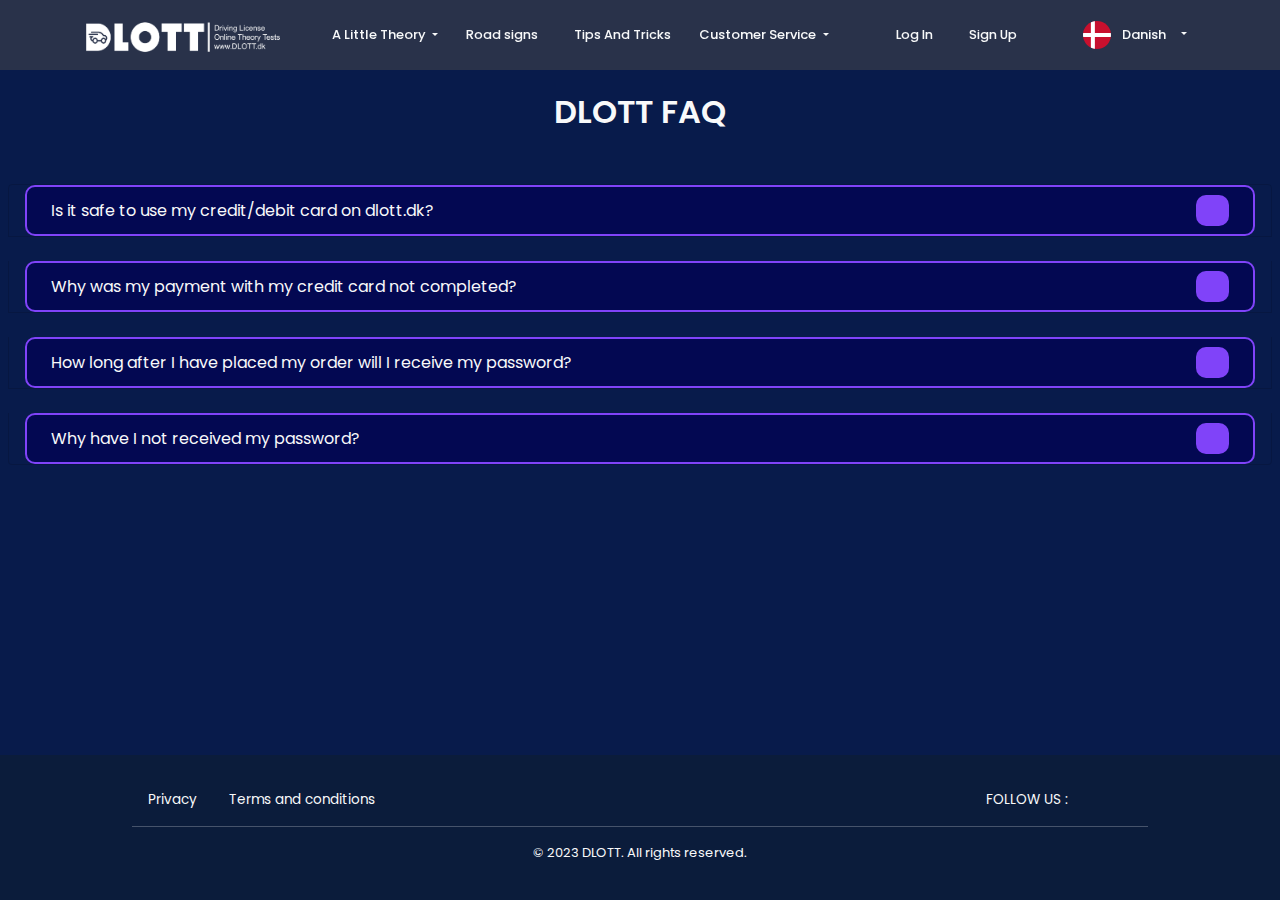
<file: faq.html>
<!DOCTYPE html>
<html lang="en">

<head>
    <meta charset="UTF-8">
    <meta http-equiv="X-UA-Compatible" content="IE=edge">
    <meta name="viewport" content="width=device-width, initial-scale=1.0">
    <!-- Css Linking -->
    <link rel="stylesheet" href="https://cdnjs.cloudflare.com/ajax/libs/font-awesome/6.2.0/css/all.min.css"
        integrity="sha512-xh6O/CkQoPOWDdYTDqeRdPCVd1SpvCA9XXcUnZS2FmJNp1coAFzvtCN9BmamE+4aHK8yyUHUSCcJHgXloTyT2A=="
        crossorigin="anonymous" referrerpolicy="no-referrer" />
    <link rel="stylesheet" href="https://cdnjs.cloudflare.com/ajax/libs/animate.css/4.1.1/animate.min.css" />
    <link href="assets/css/bootstrap.css" rel="stylesheet">
    <link href="assets/css/style.css" rel="stylesheet">
    <!-- Title Of Page -->
    <title>DLOTT | FAQ</title>
</head>

<body class="min-vh-100">

    <!-- Top Nav PC-->
    <div class="topnav d-none d-lg-block position-fixed">
        <div class="nav_desktop d-flex justify-content-around align-items-center m-auto">
            <div class="brand">
                <a href="/">
                    <img class="logo_desktop" src="./assets/img/logo.png" alt="">
                </a>
            </div>
            <div class="d-flex align-items-center justify-content-around">
                <div class="dropdown">
                    <button class="btn_square_gradient text-light dropdown-toggle" type="button" id="LittleTheory"
                        data-bs-toggle="dropdown" aria-expanded="false">
                        A Little Theory
                    </button>
                    <ul class="dropdown-menu glassy_dropdown" aria-labelledby="LittleTheory">
                        <li><a class="dropdown-item" href="#">General Rules</a></li>
                        <li><a class="dropdown-item" href="#">Speed</a></li>
                        <li><a class="dropdown-item" href="#">Motorway - Expressway</a></li>
                        <li><a class="dropdown-item" href="#">Railroads crossing</a></li>
                        <li><a class="dropdown-item" href="#">Drinking and driving</a></li>
                    </ul>
                </div>

                <button class="btn_square_gradient text-light" type="button">
                    <a href="/home.html" class="text-light mx-2">Road signs</a>
                </button>
                <button class="btn_square_gradient text-light" type="button">
                    <a href="/home.html" class="text-light mx-2">Tips And Tricks</a>
                </button>

                <div class="dropdown">
                    <button class="btn_square_gradient text-light dropdown-toggle" type="button" id="LittleTheory"
                        data-bs-toggle="dropdown" aria-expanded="false">
                        Customer Service
                    </button>
                    <ul class="dropdown-menu glassy_dropdown" aria-labelledby="LittleTheory">
                        <li><a class="dropdown-item" href="#">Contact Us</a></li>
                        <li><a class="dropdown-item" href="#">FAQ</a></li>
                    </ul>
                </div>
            </div>
            <div class="d-flex justify-content-center">
                <button class="btn_square_gradient text-light" type="button">
                    <a href="https://dvgroups.ca/projects/dk/DDL/login.html" class="text-light mx-2">Log In</a>
                </button>
                <button class="btn_square_gradient text-light" type="button">
                    <a href="/register.html" class="text-light mx-2">Sign Up</a>
                </button>
            </div>
            <div class="dropdown">
                <button class="btn_square_gradient text-light dropdown-toggle" type="button" id="dropdownLanguage"
                    data-bs-toggle="dropdown" aria-expanded="false">
                    <span><img class="flag_icon" src="./assets/img/dk.svg" alt=""></span>
                    <span class="mx-2">
                        Danish
                    </span>
                </button>
                <ul class="dropdown-menu glassy_dropdown" aria-labelledby="dropdownLanguage">
                    <li>
                        <a class="dropdown-item" href="#">
                            <span>
                                <img class="flag_icon" src="./assets/img/dk.svg" alt="">
                            </span>
                            <span class="mx-2">
                                Danish
                            </span>
                        </a>
                    </li>
                    <li>
                        <a class="dropdown-item" href="#">
                            <span>
                                <img class="flag_icon" src="./assets/img/ir.svg" alt="">
                            </span>
                            <span class="ms-2">
                                Persian
                            </span>
                        </a>
                    </li>
                    <li>
                        <a class="dropdown-item" href="#">
                            <span>
                                <img class="flag_icon" src="./assets/img/gb.svg" alt="">
                            </span>
                            <span class="ms-2">
                                English
                            </span>
                        </a>
                    </li>
                </ul>
            </div>
        </div>
    </div>
    <div class="topnav_blur d-none d-lg-block position-fixed"></div>

    <!-- Top Nav Smart-->
    <nav class="navbar-mobile d-lg-none">
        <div class="navbar-container container">
            <input type="checkbox" name="" id="" />
            <div class="hamburger-lines">
                <span class="line line1"></span>
                <span class="line line2"></span>
                <span class="line line3"></span>
            </div>
            <ul class="menu-items">
                <div class="d-flex flex-column align-items-center justify-content-center">

                    <div class="logo_in_menu mb-5">
                        <a href="https://dvgroups.ca/projects/dk/DDL/">
                            <img class="logo_mobile" src="./assets/img/logo.png" alt="">
                        </a>
                    </div>
                    <div class="accordion accordion_menu mx-auto" id="menu1">
                        <div class="accordion-item bg-transparent border-0">
                            <h2 class="accordion-header bg-transparent" id="heading1">
                                <button
                                    class="accordion-button btn_square_gradient collapsed text-light bg-transparent d-flex justify-content-center"
                                    type="button" data-bs-toggle="collapse" data-bs-target="#collapse1"
                                    aria-expanded="false" aria-controls="collapse1">
                                    A Little Theory
                                </button>
                            </h2>
                            <div id="collapse1" class="accordion-collapse collapse" aria-labelledby="heading1"
                                data-bs-parent="#menu1">
                                <div class="accordion-body">
                                    <ul class="list-unstyled text-center" aria-labelledby="">
                                        <li><a class="text-light" href="#">General Rules</a></li>
                                        <li><a class="text-light" href="#">Speed</a></li>
                                        <li><a class="text-light" href="#">Motorway - Expressway</a></li>
                                        <li><a class="text-light" href="#">Railroads crossing</a></li>
                                        <li><a class="text-light" href="#">Drinking and driving</a></li>
                                    </ul>
                                </div>
                            </div>
                        </div>
                    </div>
                    <button class="btn_square_gradient text-light" type="button">
                        <a href="/home.html" class="text-light mx-2">Road signs</a>
                    </button>
                    <button class="btn_square_gradient text-light" type="button">
                        <a href="/home.html" class="text-light mx-2">Tips And Tricks</a>
                    </button>

                    <div class="accordion accordion_menu mx-auto" id="menu2">
                        <div class="accordion-item bg-transparent border-0">
                            <h2 class="accordion-header bg-transparent" id="heading2">
                                <button
                                    class="accordion-button btn_square_gradient collapsed text-light bg-transparent d-flex justify-content-center"
                                    type="button" data-bs-toggle="collapse" data-bs-target="#collapse2"
                                    aria-expanded="false" aria-controls="collapse2">
                                    Customer Service
                                </button>
                            </h2>
                            <div id="collapse2" class="accordion-collapse collapse" aria-labelledby="heading2"
                                data-bs-parent="#menu2">
                                <div class="accordion-body">
                                    <ul class="list-unstyled text-center" aria-labelledby="">
                                        <li><a class="text-light" href="#">Contact Us</a></li>
                                        <li><a class="text-light" href="#">FAQ</a></li>
                                    </ul>
                                </div>
                            </div>
                        </div>
                    </div>
                </div>



                <button class="btn_square_gradient text-light" type="button">
                    <a href="https://dvgroups.ca/projects/dk/DDL/login.html" class="text-light mx-2">Log In</a>
                </button>
                <button class="btn_square_gradient text-light" type="button">
                    <a href="/register.html" class="text-light mx-2">Sign Up</a>
                </button>


                <div class="accordion accordion_menu mx-auto" id="menu3">
                    <div class="accordion-item bg-transparent border-0">
                        <h2 class="accordion-header bg-transparent" id="heading3">
                            <button
                                class="accordion-button btn_square_gradient collapsed text-light bg-transparent d-flex justify-content-center"
                                type="button" data-bs-toggle="collapse" data-bs-target="#collapse3"
                                aria-expanded="false" aria-controls="collapse3">
                                <span><img class="flag_icon" src="./assets/img/dk.svg" alt=""></span>
                                <span class="ms-1">
                                    Danish
                                </span>
                            </button>
                        </h2>
                        <div id="collapse3" class="accordion-collapse collapse" aria-labelledby="heading3"
                            data-bs-parent="#menu3">
                            <div class="accordion-body">
                                <ul class="list-unstyled text-center" aria-labelledby="">
                                    <li>
                                        <a class="text-light" href="#">
                                            <span>
                                                <img class="flag_icon" src="./assets/img/dk.svg" alt="">
                                            </span>
                                            <span class="mx-2">
                                                Danish
                                            </span>
                                        </a>
                                    </li>
                                    <li>
                                        <a class="text-light" href="#">
                                            <span>
                                                <img class="flag_icon" src="./assets/img/ir.svg" alt="">
                                            </span>
                                            <span class="mx-2">
                                                Persian
                                            </span>
                                        </a>
                                    </li>
                                    <li>
                                        <a class="text-light" href="#">
                                            <span>
                                                <img class="flag_icon" src="./assets/img/gb.svg" alt="">
                                            </span>
                                            <span class="mx-2">
                                                English
                                            </span>
                                        </a>
                                    </li>
                                </ul>
                            </div>
                        </div>
                    </div>
                </div>

            </ul>
            <a href="https://dvgroups.ca/projects/dk/DDL/v1.2/" class="logo"><img src="./assets/img/logo.png"
                    alt=""></a>
        </div>
    </nav>




    <!-- Page Content -->
    <main class="w-100">

        <div class="faq text-light text-center py-4 px-2 mx-auto">

            <div class="title mt-3 mt-xxl-4 pt-5">DLOTT FAQ</div>

            <div class="accordion mt-5" id="faq-accardion">
                <div class="accordion-item px-2 px-lg-3 bg-transparent mt-4">
                    <h2 class="accordion-header faq_accar_header faq_accar_header_close px-2" id="faq_accar1">
                        <button
                            class="accordion-button faq_accar_btn d-flex justify-content-between align-items-center text-light bg-transparent px-2 px-lg-3 py-2 py-xxl-3"
                            type="button" data-bs-toggle="collapse" data-bs-target="#collapseFaqAccar1"
                            aria-expanded="true" aria-controls="collapseFaqAccar1">
                            <span class="faq_question">
                                Is it safe to use my credit/debit card on dlott.dk?
                            </span>
                            <span class="faq_icon faq_icon_close d-flex justify-content-center align-items-center">
                                <i class="fa-regular fa-plus"></i>
                            </span>
                        </button>
                    </h2>
                    <div id="collapseFaqAccar1" class="accordion-collapse collapse" aria-labelledby="faq_accar1"
                        data-bs-parent="#faq-accardion">
                        <div class="accordion-body faq_accar_body text-start border-0 py-3 px-4 lh-lg">
                            It is shown by default, until the
                            collapse plugin adds the appropriate classes that we use to style each element. These
                            classes control the overall appearance, as well as the showing and hiding via CSS
                            transitions. You can modify any of this with custom CSS or overriding our default variables.
                            It's also worth noting that just about any HTML can go within the
                            though the transition does limit overflow.
                        </div>
                    </div>
                </div>
                <div class="accordion-item px-2 px-lg-3 bg-transparent mt-4">
                    <h2 class="accordion-header faq_accar_header faq_accar_header_close px-2" id="faq_accar2">
                        <button
                            class="accordion-button faq_accar_btn d-flex justify-content-between align-items-center text-light bg-transparent px-2 px-lg-3 py-2 py-xxl-3"
                            type="button" data-bs-toggle="collapse" data-bs-target="#collapseFaqAccar2"
                            aria-expanded="false" aria-controls="collapseFaqAccar2">
                            <span class="faq_question">
                                Why was my payment with my credit card not completed?
                            </span>
                            <span class="faq_icon faq_icon_close d-flex justify-content-center align-items-center">
                                <i class="fa-regular fa-plus"></i>
                            </span>
                        </button>
                    </h2>
                    <div id="collapseFaqAccar2" class="accordion-collapse collapse" aria-labelledby="faq_accar2"
                        data-bs-parent="#faq-accardion">
                        <div class="accordion-body faq_accar_body text-start border-0 py-3 px-4 lh-lg">
                            It is shown by default, until the
                            collapse plugin adds the appropriate classes that we use to style each element. These
                            classes control the overall appearance, as well as the showing and hiding via CSS
                            transitions. You can modify any of this with custom CSS or overriding our default variables.
                            It's also worth noting that just about any HTML can go within the
                            though the transition does limit overflow.
                        </div>
                    </div>
                </div>
                <div class="accordion-item px-2 px-lg-3 bg-transparent mt-4">
                    <h2 class="accordion-header faq_accar_header faq_accar_header_close px-2" id="faq_accar3">
                        <button
                            class="accordion-button faq_accar_btn d-flex justify-content-between align-items-center text-light bg-transparent px-2 px-lg-3 py-2 py-xxl-3"
                            type="button" data-bs-toggle="collapse" data-bs-target="#collapseFaqAccar3"
                            aria-expanded="false" aria-controls="collapseFaqAccar3">
                            <span class="faq_question">
                                How long after I have placed my order will I receive my password?
                            </span>
                            <span class="faq_icon faq_icon_close d-flex justify-content-center align-items-center">
                                <i class="fa-regular fa-plus"></i>
                            </span>
                        </button>
                    </h2>
                    <div id="collapseFaqAccar3" class="accordion-collapse collapse" aria-labelledby="faq_accar3"
                        data-bs-parent="#faq-accardion">
                        <div class="accordion-body faq_accar_body text-start border-0 py-3 px-4 lh-lg">
                            It is shown by default, until the
                            collapse plugin adds the appropriate classes that we use to style each element. These
                            classes control the overall appearance, as well as the showing and hiding via CSS
                            transitions. You can modify any of this with custom CSS or overriding our default variables.
                            It's also worth noting that just about any HTML can go within the
                            though the transition does limit overflow.
                        </div>
                    </div>
                </div>
                <div class="accordion-item px-2 px-lg-3 bg-transparent mt-4">
                    <h2 class="accordion-header faq_accar_header faq_accar_header_close px-2" id="faq_accar4">
                        <button
                            class="accordion-button faq_accar_btn d-flex justify-content-between align-items-center text-light bg-transparent px-2 px-lg-3 py-2 py-xxl-3"
                            type="button" data-bs-toggle="collapse" data-bs-target="#collapseFaqAccar4"
                            aria-expanded="false" aria-controls="collapseFaqAccar4">
                            <span class="faq_question">
                                Why have I not received my password?
                            </span>
                            <span class="faq_icon faq_icon_close d-flex justify-content-center align-items-center">
                                <i class="fa-regular fa-plus"></i>
                            </span>
                        </button>
                    </h2>
                    <div id="collapseFaqAccar4" class="accordion-collapse collapse" aria-labelledby="faq_accar4"
                        data-bs-parent="#faq-accardion">
                        <div class="accordion-body faq_accar_body text-start border-0 py-3 px-4 lh-lg">
                            It is shown by default, until the
                            collapse plugin adds the appropriate classes that we use to style each element. These
                            classes control the overall appearance, as well as the showing and hiding via CSS
                            transitions. You can modify any of this with custom CSS or overriding our default variables.
                            It's also worth noting that just about any HTML can go within the
                            though the transition does limit overflow.
                        </div>
                    </div>
                </div>
            </div>



        </div>

        <!-- Footer -->
        <div class="footer text-light" id="footer">
            <div class="footer_info text-light">
                <div class="row mx-auto container justify-content-around">
                    <div
                        class="col-12 col-md-6 col-xl-5 d-flex justify-content-around justify-content-md-start align-items-center">
                        <a href="/home.html" class="text-light mx-1 mx-md-3 footer_label">Privacy</a>
                        <a href="/home.html" class="text-light mx-1 mx-md-3 footer_label">Terms and conditions</a>
                    </div>
                    <div class="col-12 col-md-1 col-xl-2"></div>
                    <div
                        class="social_col col-12 col-md-5 d-flex justify-content-center justify-content-md-end align-items-center">
                        <span class="footer_label me-3">
                            FOLLOW US :
                        </span>
                        <a href="/" class="text-light mx-2">
                            <i class="fa-brands fa-square-facebook"></i>
                        </a>
                        <a href="/" class="text-light mx-2">
                            <i class="fa-brands fa-twitter"></i>
                        </a>
                        <a href="/" class="text-light mx-2">
                            <i class="fa-brands fa-instagram"></i>
                        </a>
                        <a href="/" class="text-light mx-2">
                            <i class="fa-brands fa-youtube"></i>
                        </a>
                    </div>
                    <div class="col-12">
                        <hr>
                    </div>
                </div>
                <p class="copy_right text-center pb-3 mb-0">
                    © 2023 DLOTT. All rights reserved.
                </p>
            </div>
        </div>


    </main>




    <script src="./assets/js/bootstrap.bundle.js"></script>
    <script src="https://cdnjs.cloudflare.com/ajax/libs/jquery/3.6.3/jquery.min.js"
        integrity="sha512-STof4xm1wgkfm7heWqFJVn58Hm3EtS31XFaagaa8VMReCXAkQnJZ+jEy8PCC/iT18dFy95WcExNHFTqLyp72eQ=="
        crossorigin="anonymous" referrerpolicy="no-referrer"></script>
    <script src="./assets/js/script.js"></script>
</body>

</html>
</file>
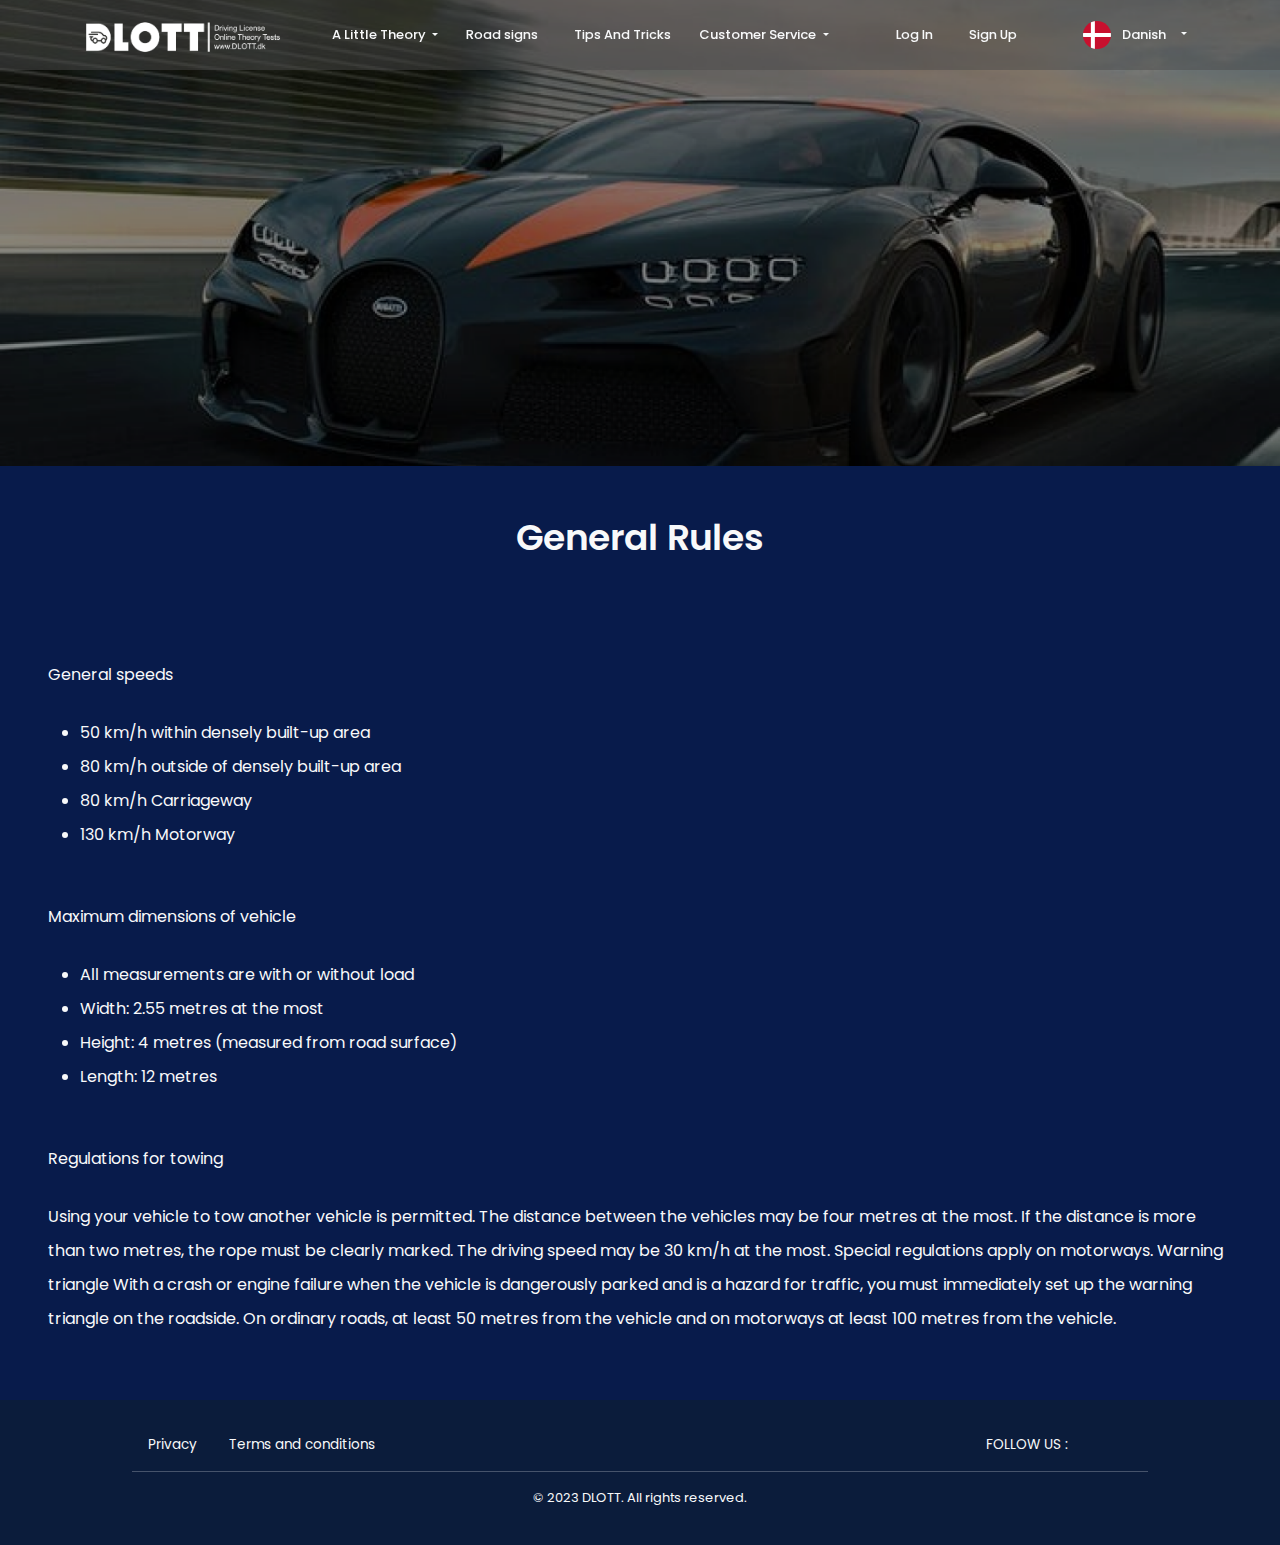
<file: general-rules.html>
<!DOCTYPE html>
<html lang="en">

<head>
    <meta charset="UTF-8">
    <meta http-equiv="X-UA-Compatible" content="IE=edge">
    <meta name="viewport" content="width=device-width, initial-scale=1.0">
    <!-- Css Linking -->
    <link rel="stylesheet" href="https://cdnjs.cloudflare.com/ajax/libs/font-awesome/6.2.0/css/all.min.css"
        integrity="sha512-xh6O/CkQoPOWDdYTDqeRdPCVd1SpvCA9XXcUnZS2FmJNp1coAFzvtCN9BmamE+4aHK8yyUHUSCcJHgXloTyT2A=="
        crossorigin="anonymous" referrerpolicy="no-referrer" />
    <link rel="stylesheet" href="https://cdnjs.cloudflare.com/ajax/libs/animate.css/4.1.1/animate.min.css" />
    <link href="assets/css/bootstrap.css" rel="stylesheet">
    <link href="assets/css/style.css" rel="stylesheet">
    <!-- Title Of Page -->
    <title>DLOTT</title>
</head>

<body class="min-vh-100">

    <!-- Top Nav PC-->
    <div class="topnav d-none d-lg-block position-fixed">
        <div class="nav_desktop d-flex justify-content-around align-items-center m-auto">
            <div class="brand">
                <a href="/">
                    <img class="logo_desktop" src="./assets/img/logo.png" alt="">
                </a>
            </div>
            <div class="d-flex align-items-center justify-content-around">
                <div class="dropdown">
                    <button class="btn_square_gradient text-light dropdown-toggle" type="button" id="LittleTheory"
                        data-bs-toggle="dropdown" aria-expanded="false">
                        A Little Theory
                    </button>
                    <ul class="dropdown-menu glassy_dropdown" aria-labelledby="LittleTheory">
                        <li><a class="dropdown-item" href="#">General Rules</a></li>
                        <li><a class="dropdown-item" href="#">Speed</a></li>
                        <li><a class="dropdown-item" href="#">Motorway - Expressway</a></li>
                        <li><a class="dropdown-item" href="#">Railroads crossing</a></li>
                        <li><a class="dropdown-item" href="#">Drinking and driving</a></li>
                    </ul>
                </div>

                <button class="btn_square_gradient text-light" type="button">
                    <a href="/home.html" class="text-light mx-2">Road signs</a>
                </button>
                <button class="btn_square_gradient text-light" type="button">
                    <a href="/home.html" class="text-light mx-2">Tips And Tricks</a>
                </button>

                <div class="dropdown">
                    <button class="btn_square_gradient text-light dropdown-toggle" type="button" id="LittleTheory"
                        data-bs-toggle="dropdown" aria-expanded="false">
                        Customer Service
                    </button>
                    <ul class="dropdown-menu glassy_dropdown" aria-labelledby="LittleTheory">
                        <li><a class="dropdown-item" href="#">Contact Us</a></li>
                        <li><a class="dropdown-item" href="#">FAQ</a></li>
                    </ul>
                </div>
            </div>
            <div class="d-flex justify-content-center">
                <button class="btn_square_gradient text-light" type="button">
                    <a href="https://dvgroups.ca/projects/dk/DDL/login.html" class="text-light mx-2">Log In</a>
                </button>
                <button class="btn_square_gradient text-light" type="button">
                    <a href="/register.html" class="text-light mx-2">Sign Up</a>
                </button>
            </div>
            <div class="dropdown">
                <button class="btn_square_gradient text-light dropdown-toggle" type="button" id="dropdownLanguage"
                    data-bs-toggle="dropdown" aria-expanded="false">
                    <span><img class="flag_icon" src="./assets/img/dk.svg" alt=""></span>
                    <span class="mx-2">
                        Danish
                    </span>
                </button>
                <ul class="dropdown-menu glassy_dropdown" aria-labelledby="dropdownLanguage">
                    <li>
                        <a class="dropdown-item" href="#">
                            <span>
                                <img class="flag_icon" src="./assets/img/dk.svg" alt="">
                            </span>
                            <span class="mx-2">
                                Danish
                            </span>
                        </a>
                    </li>
                    <li>
                        <a class="dropdown-item" href="#">
                            <span>
                                <img class="flag_icon" src="./assets/img/ir.svg" alt="">
                            </span>
                            <span class="ms-2">
                                Persian
                            </span>
                        </a>
                    </li>
                    <li>
                        <a class="dropdown-item" href="#">
                            <span>
                                <img class="flag_icon" src="./assets/img/gb.svg" alt="">
                            </span>
                            <span class="ms-2">
                                English
                            </span>
                        </a>
                    </li>
                </ul>
            </div>
        </div>
    </div>
    <div class="topnav_blur d-none d-lg-block position-fixed"></div>

    <!-- Top Nav Smart-->
    <nav class="navbar-mobile d-lg-none">
        <div class="navbar-container container">
            <input type="checkbox" name="" id="" />
            <div class="hamburger-lines">
                <span class="line line1"></span>
                <span class="line line2"></span>
                <span class="line line3"></span>
            </div>
            <ul class="menu-items">
                <div class="d-flex flex-column align-items-center justify-content-center">

                    <div class="logo_in_menu mb-5">
                        <a href="https://dvgroups.ca/projects/dk/DDL/">
                            <img class="logo_mobile" src="./assets/img/logo.png" alt="">
                        </a>
                    </div>
                    <div class="accordion accordion_menu mx-auto" id="menu1">
                        <div class="accordion-item bg-transparent border-0">
                            <h2 class="accordion-header bg-transparent" id="heading1">
                                <button
                                    class="accordion-button btn_square_gradient collapsed text-light bg-transparent d-flex justify-content-center"
                                    type="button" data-bs-toggle="collapse" data-bs-target="#collapse1"
                                    aria-expanded="false" aria-controls="collapse1">
                                    A Little Theory
                                </button>
                            </h2>
                            <div id="collapse1" class="accordion-collapse collapse" aria-labelledby="heading1"
                                data-bs-parent="#menu1">
                                <div class="accordion-body">
                                    <ul class="list-unstyled text-center" aria-labelledby="">
                                        <li><a class="text-light" href="#">General Rules</a></li>
                                        <li><a class="text-light" href="#">Speed</a></li>
                                        <li><a class="text-light" href="#">Motorway - Expressway</a></li>
                                        <li><a class="text-light" href="#">Railroads crossing</a></li>
                                        <li><a class="text-light" href="#">Drinking and driving</a></li>
                                    </ul>
                                </div>
                            </div>
                        </div>
                    </div>
                    <button class="btn_square_gradient text-light" type="button">
                        <a href="/home.html" class="text-light mx-2">Road signs</a>
                    </button>
                    <button class="btn_square_gradient text-light" type="button">
                        <a href="/home.html" class="text-light mx-2">Tips And Tricks</a>
                    </button>

                    <div class="accordion accordion_menu mx-auto" id="menu2">
                        <div class="accordion-item bg-transparent border-0">
                            <h2 class="accordion-header bg-transparent" id="heading2">
                                <button
                                    class="accordion-button btn_square_gradient collapsed text-light bg-transparent d-flex justify-content-center"
                                    type="button" data-bs-toggle="collapse" data-bs-target="#collapse2"
                                    aria-expanded="false" aria-controls="collapse2">
                                    Customer Service
                                </button>
                            </h2>
                            <div id="collapse2" class="accordion-collapse collapse" aria-labelledby="heading2"
                                data-bs-parent="#menu2">
                                <div class="accordion-body">
                                    <ul class="list-unstyled text-center" aria-labelledby="">
                                        <li><a class="text-light" href="#">Contact Us</a></li>
                                        <li><a class="text-light" href="#">FAQ</a></li>
                                    </ul>
                                </div>
                            </div>
                        </div>
                    </div>
                </div>



                <button class="btn_square_gradient text-light" type="button">
                    <a href="https://dvgroups.ca/projects/dk/DDL/login.html" class="text-light mx-2">Log In</a>
                </button>
                <button class="btn_square_gradient text-light" type="button">
                    <a href="/register.html" class="text-light mx-2">Sign Up</a>
                </button>


                <div class="accordion accordion_menu mx-auto" id="menu3">
                    <div class="accordion-item bg-transparent border-0">
                        <h2 class="accordion-header bg-transparent" id="heading3">
                            <button
                                class="accordion-button btn_square_gradient collapsed text-light bg-transparent d-flex justify-content-center"
                                type="button" data-bs-toggle="collapse" data-bs-target="#collapse3"
                                aria-expanded="false" aria-controls="collapse3">
                                <span><img class="flag_icon" src="./assets/img/dk.svg" alt=""></span>
                                <span class="ms-1">
                                    Danish
                                </span>
                            </button>
                        </h2>
                        <div id="collapse3" class="accordion-collapse collapse" aria-labelledby="heading3"
                            data-bs-parent="#menu3">
                            <div class="accordion-body">
                                <ul class="list-unstyled text-center" aria-labelledby="">
                                    <li>
                                        <a class="text-light" href="#">
                                            <span>
                                                <img class="flag_icon" src="./assets/img/dk.svg" alt="">
                                            </span>
                                            <span class="mx-2">
                                                Danish
                                            </span>
                                        </a>
                                    </li>
                                    <li>
                                        <a class="text-light" href="#">
                                            <span>
                                                <img class="flag_icon" src="./assets/img/ir.svg" alt="">
                                            </span>
                                            <span class="mx-2">
                                                Persian
                                            </span>
                                        </a>
                                    </li>
                                    <li>
                                        <a class="text-light" href="#">
                                            <span>
                                                <img class="flag_icon" src="./assets/img/gb.svg" alt="">
                                            </span>
                                            <span class="mx-2">
                                                English
                                            </span>
                                        </a>
                                    </li>
                                </ul>
                            </div>
                        </div>
                    </div>
                </div>

            </ul>
            <a href="https://dvgroups.ca/projects/dk/DDL/v1.2/" class="logo"><img src="./assets/img/logo.png"
                    alt=""></a>
        </div>
    </nav>



    <!-- Page Content -->
    <main class="w-100">

        <div class="GeneralRules">

            <img src="./assets/img/general-car.png" alt="" class="w-100">
            <div class="title text-center text-light mt-5">General Rules</div>
            <div class="container px-md-5 px-4 p-lg-5 mx-auto m-0">
                <div class="rule_item text-light mt-5">
                    <div class="title mb-4">
                        General speeds
                    </div>
                    <ul>
                        <li>50 km/h within densely built-up area </li>
                        <li>80 km/h outside of densely built-up area</li>
                        <li>80 km/h Carriageway</li>
                        <li>130 km/h Motorway</li>
                    </ul>
                </div>
                <div class="rule_item text-light mt-5">
                    <div class="title mb-4">
                        Maximum dimensions of vehicle
                    </div>
                    <ul>
                        <li>All measurements are with or without load </li>
                        <li>Width: 2.55 metres at the most</li>
                        <li>Height: 4 metres (measured from road surface)</li>
                        <li>Length: 12 metres</li>
                    </ul>
                </div>
                <div class="rule_item text-light mt-5">
                    <div class="title mb-4">
                        Regulations for towing
                    </div>
                    <p>Using your vehicle to tow another vehicle is permitted. The distance between the vehicles may be
                        four metres at the
                        most. If the distance is more than two metres, the rope must be clearly marked. The driving
                        speed may be 30 km/h at the
                        most. Special regulations apply on motorways.
                        Warning triangle
                        With a crash or engine failure when the vehicle is dangerously parked and is a hazard for
                        traffic, you must immediately
                        set up the warning triangle on the roadside. On ordinary roads, at least 50 metres from the
                        vehicle and on motorways at
                        least 100 metres from the vehicle.</p>
                </div>
            </div>


        </div>

        <!-- Footer -->
        <div class="footer text-light" id="footer">
            <div class="footer_info text-light">
                <div class="row mx-auto container justify-content-around">
                    <div
                        class="col-12 col-md-6 col-xl-5 d-flex justify-content-around justify-content-md-start align-items-center">
                        <a href="/home.html" class="text-light mx-1 mx-md-3 footer_label">Privacy</a>
                        <a href="/home.html" class="text-light mx-1 mx-md-3 footer_label">Terms and conditions</a>
                    </div>
                    <div class="col-12 col-md-1 col-xl-2"></div>
                    <div
                        class="social_col col-12 col-md-5 d-flex justify-content-center justify-content-md-end align-items-center">
                        <span class="footer_label me-3">
                            FOLLOW US :
                        </span>
                        <a href="/" class="text-light mx-2">
                            <i class="fa-brands fa-square-facebook"></i>
                        </a>
                        <a href="/" class="text-light mx-2">
                            <i class="fa-brands fa-twitter"></i>
                        </a>
                        <a href="/" class="text-light mx-2">
                            <i class="fa-brands fa-instagram"></i>
                        </a>
                        <a href="/" class="text-light mx-2">
                            <i class="fa-brands fa-youtube"></i>
                        </a>
                    </div>
                    <div class="col-12">
                        <hr>
                    </div>
                </div>
                <p class="copy_right text-center pb-3 mb-0">
                    © 2023 DLOTT. All rights reserved.
                </p>
            </div>
        </div>
    </main>




    <script src="./assets/js/bootstrap.bundle.js"></script>
    <script src="https://cdnjs.cloudflare.com/ajax/libs/jquery/3.6.3/jquery.min.js"
        integrity="sha512-STof4xm1wgkfm7heWqFJVn58Hm3EtS31XFaagaa8VMReCXAkQnJZ+jEy8PCC/iT18dFy95WcExNHFTqLyp72eQ=="
        crossorigin="anonymous" referrerpolicy="no-referrer"></script>
    <script src="./assets/js/script.js"></script>
</body>

</html>
</file>
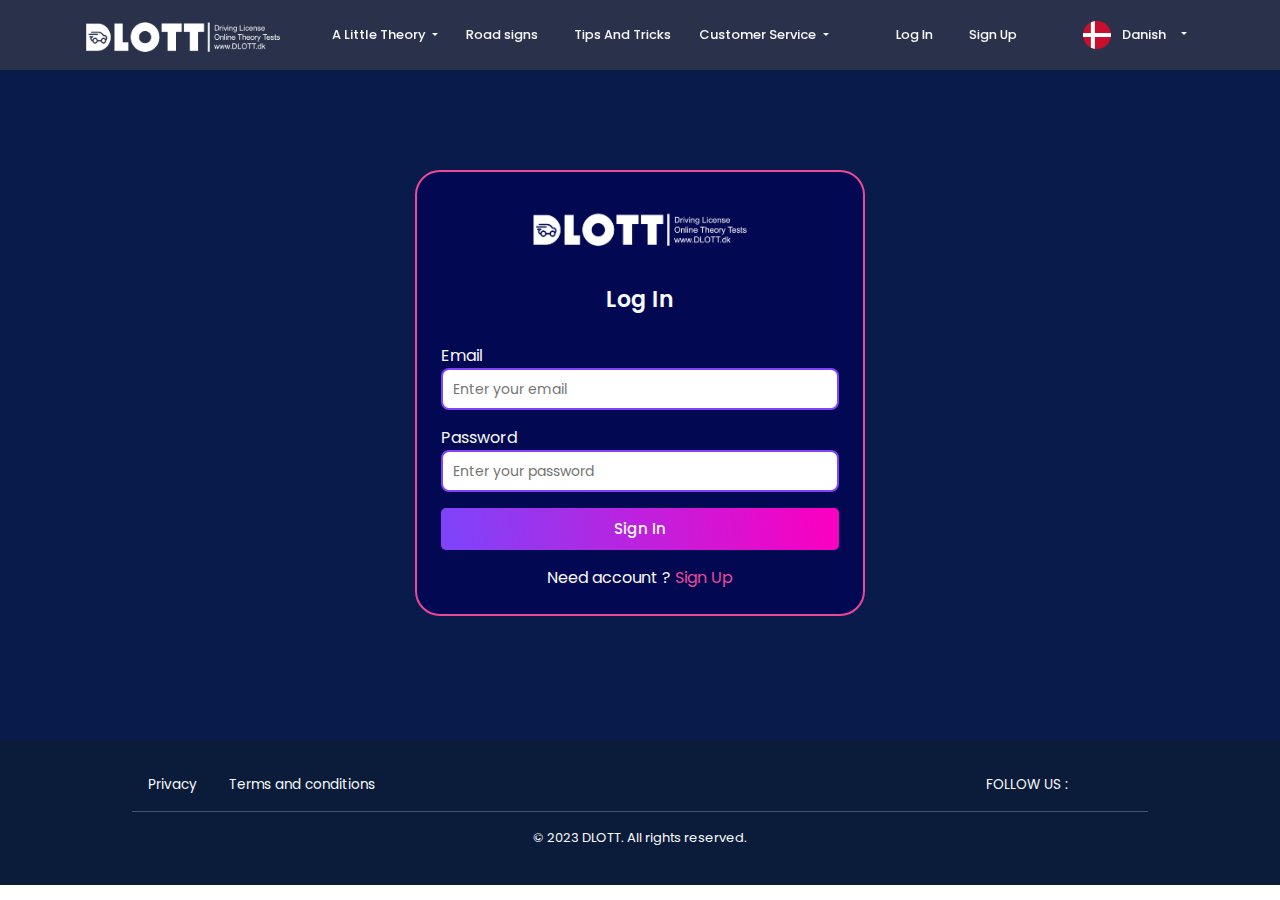
<file: login.html>
<!DOCTYPE html>
<html lang="en">

<head>
    <meta charset="UTF-8">
    <meta http-equiv="X-UA-Compatible" content="IE=edge">
    <meta name="viewport" content="width=device-width, initial-scale=1.0">
    <!-- Css Linking -->
    <link rel="stylesheet" href="https://cdnjs.cloudflare.com/ajax/libs/font-awesome/6.2.0/css/all.min.css"
        integrity="sha512-xh6O/CkQoPOWDdYTDqeRdPCVd1SpvCA9XXcUnZS2FmJNp1coAFzvtCN9BmamE+4aHK8yyUHUSCcJHgXloTyT2A=="
        crossorigin="anonymous" referrerpolicy="no-referrer" />
    <link rel="stylesheet" href="https://cdnjs.cloudflare.com/ajax/libs/animate.css/4.1.1/animate.min.css" />
    <link href="assets/css/bootstrap.css" rel="stylesheet">
    <link href="assets/css/style.css" rel="stylesheet">
    <!-- Title Of Page -->
    <title>DLOTT | Login</title>
</head>

<body class="min-vh-100">


    <!-- Top Nav PC-->
    <div class="topnav d-none d-lg-block position-fixed">
        <div class="nav_desktop d-flex justify-content-around align-items-center m-auto">
            <div class="brand">
                <a href="/">
                    <img class="logo_desktop" src="./assets/img/logo.png" alt="">
                </a>
            </div>
            <div class="d-flex align-items-center justify-content-around">
                <div class="dropdown">
                    <button class="btn_square_gradient text-light dropdown-toggle" type="button" id="LittleTheory"
                        data-bs-toggle="dropdown" aria-expanded="false">
                        A Little Theory
                    </button>
                    <ul class="dropdown-menu glassy_dropdown" aria-labelledby="LittleTheory">
                        <li><a class="dropdown-item" href="#">General Rules</a></li>
                        <li><a class="dropdown-item" href="#">Speed</a></li>
                        <li><a class="dropdown-item" href="#">Motorway - Expressway</a></li>
                        <li><a class="dropdown-item" href="#">Railroads crossing</a></li>
                        <li><a class="dropdown-item" href="#">Drinking and driving</a></li>
                    </ul>
                </div>

                <button class="btn_square_gradient text-light" type="button">
                    <a href="/home.html" class="text-light mx-2">Road signs</a>
                </button>
                <button class="btn_square_gradient text-light" type="button">
                    <a href="/home.html" class="text-light mx-2">Tips And Tricks</a>
                </button>

                <div class="dropdown">
                    <button class="btn_square_gradient text-light dropdown-toggle" type="button" id="LittleTheory"
                        data-bs-toggle="dropdown" aria-expanded="false">
                        Customer Service
                    </button>
                    <ul class="dropdown-menu glassy_dropdown" aria-labelledby="LittleTheory">
                        <li><a class="dropdown-item" href="#">Contact Us</a></li>
                        <li><a class="dropdown-item" href="#">FAQ</a></li>
                    </ul>
                </div>
            </div>
            <div class="d-flex justify-content-center">
                <button class="btn_square_gradient text-light" type="button">
                    <a href="https://dvgroups.ca/projects/dk/DDL/login.html" class="text-light mx-2">Log In</a>
                </button>
                <button class="btn_square_gradient text-light" type="button">
                    <a href="/register.html" class="text-light mx-2">Sign Up</a>
                </button>
            </div>
            <div class="dropdown">
                <button class="btn_square_gradient text-light dropdown-toggle" type="button" id="dropdownLanguage"
                    data-bs-toggle="dropdown" aria-expanded="false">
                    <span><img class="flag_icon" src="./assets/img/dk.svg" alt=""></span>
                    <span class="mx-2">
                        Danish
                    </span>
                </button>
                <ul class="dropdown-menu glassy_dropdown" aria-labelledby="dropdownLanguage">
                    <li>
                        <a class="dropdown-item" href="#">
                            <span>
                                <img class="flag_icon" src="./assets/img/dk.svg" alt="">
                            </span>
                            <span class="mx-2">
                                Danish
                            </span>
                        </a>
                    </li>
                    <li>
                        <a class="dropdown-item" href="#">
                            <span>
                                <img class="flag_icon" src="./assets/img/ir.svg" alt="">
                            </span>
                            <span class="ms-2">
                                Persian
                            </span>
                        </a>
                    </li>
                    <li>
                        <a class="dropdown-item" href="#">
                            <span>
                                <img class="flag_icon" src="./assets/img/gb.svg" alt="">
                            </span>
                            <span class="ms-2">
                                English
                            </span>
                        </a>
                    </li>
                </ul>
            </div>
        </div>
    </div>
    <div class="topnav_blur d-none d-lg-block position-fixed"></div>

    <!-- Top Nav Smart-->
    <nav class="navbar-mobile d-lg-none">
        <div class="navbar-container container">
            <input type="checkbox" name="" id="" />
            <div class="hamburger-lines">
                <span class="line line1"></span>
                <span class="line line2"></span>
                <span class="line line3"></span>
            </div>
            <ul class="menu-items">
                <div class="d-flex flex-column align-items-center justify-content-center">

                    <div class="logo_in_menu mb-5">
                        <a href="https://dvgroups.ca/projects/dk/DDL/">
                            <img class="logo_mobile" src="./assets/img/logo.png" alt="">
                        </a>
                    </div>
                    <div class="accordion accordion_menu mx-auto" id="menu1">
                        <div class="accordion-item bg-transparent border-0">
                            <h2 class="accordion-header bg-transparent" id="heading1">
                                <button
                                    class="accordion-button btn_square_gradient collapsed text-light bg-transparent d-flex justify-content-center"
                                    type="button" data-bs-toggle="collapse" data-bs-target="#collapse1"
                                    aria-expanded="false" aria-controls="collapse1">
                                    A Little Theory
                                </button>
                            </h2>
                            <div id="collapse1" class="accordion-collapse collapse" aria-labelledby="heading1"
                                data-bs-parent="#menu1">
                                <div class="accordion-body">
                                    <ul class="list-unstyled text-center" aria-labelledby="">
                                        <li><a class="text-light" href="#">General Rules</a></li>
                                        <li><a class="text-light" href="#">Speed</a></li>
                                        <li><a class="text-light" href="#">Motorway - Expressway</a></li>
                                        <li><a class="text-light" href="#">Railroads crossing</a></li>
                                        <li><a class="text-light" href="#">Drinking and driving</a></li>
                                    </ul>
                                </div>
                            </div>
                        </div>
                    </div>
                    <button class="btn_square_gradient text-light" type="button">
                        <a href="/home.html" class="text-light mx-2">Road signs</a>
                    </button>
                    <button class="btn_square_gradient text-light" type="button">
                        <a href="/home.html" class="text-light mx-2">Tips And Tricks</a>
                    </button>

                    <div class="accordion accordion_menu mx-auto" id="menu2">
                        <div class="accordion-item bg-transparent border-0">
                            <h2 class="accordion-header bg-transparent" id="heading2">
                                <button
                                    class="accordion-button btn_square_gradient collapsed text-light bg-transparent d-flex justify-content-center"
                                    type="button" data-bs-toggle="collapse" data-bs-target="#collapse2"
                                    aria-expanded="false" aria-controls="collapse2">
                                    Customer Service
                                </button>
                            </h2>
                            <div id="collapse2" class="accordion-collapse collapse" aria-labelledby="heading2"
                                data-bs-parent="#menu2">
                                <div class="accordion-body">
                                    <ul class="list-unstyled text-center" aria-labelledby="">
                                        <li><a class="text-light" href="#">Contact Us</a></li>
                                        <li><a class="text-light" href="#">FAQ</a></li>
                                    </ul>
                                </div>
                            </div>
                        </div>
                    </div>
                </div>



                <button class="btn_square_gradient text-light" type="button">
                    <a href="https://dvgroups.ca/projects/dk/DDL/login.html" class="text-light mx-2">Log In</a>
                </button>
                <button class="btn_square_gradient text-light" type="button">
                    <a href="/register.html" class="text-light mx-2">Sign Up</a>
                </button>


                <div class="accordion accordion_menu mx-auto" id="menu3">
                    <div class="accordion-item bg-transparent border-0">
                        <h2 class="accordion-header bg-transparent" id="heading3">
                            <button
                                class="accordion-button btn_square_gradient collapsed text-light bg-transparent d-flex justify-content-center"
                                type="button" data-bs-toggle="collapse" data-bs-target="#collapse3"
                                aria-expanded="false" aria-controls="collapse3">
                                <span><img class="flag_icon" src="./assets/img/dk.svg" alt=""></span>
                                <span class="ms-1">
                                    Danish
                                </span>
                            </button>
                        </h2>
                        <div id="collapse3" class="accordion-collapse collapse" aria-labelledby="heading3"
                            data-bs-parent="#menu3">
                            <div class="accordion-body">
                                <ul class="list-unstyled text-center" aria-labelledby="">
                                    <li>
                                        <a class="text-light" href="#">
                                            <span>
                                                <img class="flag_icon" src="./assets/img/dk.svg" alt="">
                                            </span>
                                            <span class="mx-2">
                                                Danish
                                            </span>
                                        </a>
                                    </li>
                                    <li>
                                        <a class="text-light" href="#">
                                            <span>
                                                <img class="flag_icon" src="./assets/img/ir.svg" alt="">
                                            </span>
                                            <span class="mx-2">
                                                Persian
                                            </span>
                                        </a>
                                    </li>
                                    <li>
                                        <a class="text-light" href="#">
                                            <span>
                                                <img class="flag_icon" src="./assets/img/gb.svg" alt="">
                                            </span>
                                            <span class="mx-2">
                                                English
                                            </span>
                                        </a>
                                    </li>
                                </ul>
                            </div>
                        </div>
                    </div>
                </div>

            </ul>
            <a href="https://dvgroups.ca/projects/dk/DDL/v1.2/" class="logo"><img src="./assets/img/logo.png"
                    alt=""></a>
        </div>
    </nav>



    <main class="w-100">

        <!-- Login -->
        <div class="form_page pt-2 pt-xxl-5">

            <div class="d-block mx-auto d-lg-flex justify-content-center align-items-center p-4 p-xxl-5">

                <form action="" class="mb-3 mt-5">
                    <div
                        class="form_holder login_form_holder d-flex flex-column align-items-center justify-content-around mx-auto p-3 p-md-4 p-xxl-5">

                        <img class="login_logo" src="./assets/img/logo.png" alt="" class="my-2 my-md-0">

                        <div class="title text-light my-3 my-md-4 my-xxl-5">Log In</div>

                        <div class="mt-3 mt-md-1 mt-xxl-3 w-100 text-light">
                            <div>
                                Email
                            </div>
                            <div>
                                <input class="login_input w-100" type="email" name="email"
                                    placeholder="Enter your email" required />
                            </div>
                        </div>
                        <div class="mt-3 w-100 text-light">
                            <div>
                                Password
                            </div>
                            <div class="position-relative password_input">
                                <input class="login_input w-100" type="password" name="password"
                                    placeholder="Enter your password" required />
                                <button type="button" class="btn_eye border-0 bg-transparent position-absolute"
                                    id="show_hide_password">
                                    <i class="fa fa-eye-slash" aria-hidden="true"></i>
                                </button>
                            </div>
                        </div>
                        <div class="my-5 my-md-3 my-xxl-5 w-100 text-light">
                            <div>
                                <button type="submit" class="btn_submit text-light w-100"> Sign In</button>
                            </div>
                        </div>
                        <div class="text-light">
                            <span>
                                Need account ?
                            </span>
                            <span>
                                <a href="/register" class="link_pink">
                                    Sign Up
                                </a>
                            </span>

                        </div>

                    </div>
                </form>

            </div>

        </div>


        <!-- Footer -->
        <div class="footer text-light" id="footer">
            <div class="footer_info text-light">
                <div class="row mx-auto container justify-content-around">
                    <div
                        class="col-12 col-md-6 col-xl-5 d-flex justify-content-around justify-content-md-start align-items-center">
                        <a href="/home.html" class="text-light mx-1 mx-md-3 footer_label">Privacy</a>
                        <a href="/home.html" class="text-light mx-1 mx-md-3 footer_label">Terms and conditions</a>
                    </div>
                    <div class="col-12 col-md-1 col-xl-2"></div>
                    <div
                        class="social_col col-12 col-md-5 d-flex justify-content-center justify-content-md-end align-items-center">
                        <span class="footer_label me-3">
                            FOLLOW US :
                        </span>
                        <a href="/" class="text-light mx-2">
                            <i class="fa-brands fa-square-facebook"></i>
                        </a>
                        <a href="/" class="text-light mx-2">
                            <i class="fa-brands fa-twitter"></i>
                        </a>
                        <a href="/" class="text-light mx-2">
                            <i class="fa-brands fa-instagram"></i>
                        </a>
                        <a href="/" class="text-light mx-2">
                            <i class="fa-brands fa-youtube"></i>
                        </a>
                    </div>
                    <div class="col-12">
                        <hr>
                    </div>
                </div>
                <p class="copy_right text-center pb-3 mb-0">
                    © 2023 DLOTT. All rights reserved.
                </p>
            </div>
        </div>

    </main>




    <script src="./assets/js/bootstrap.bundle.js"></script>
    <script src="https://cdnjs.cloudflare.com/ajax/libs/jquery/3.6.3/jquery.min.js"
        integrity="sha512-STof4xm1wgkfm7heWqFJVn58Hm3EtS31XFaagaa8VMReCXAkQnJZ+jEy8PCC/iT18dFy95WcExNHFTqLyp72eQ=="
        crossorigin="anonymous" referrerpolicy="no-referrer"></script>
    <script src="./assets/js/script.js"></script>
</body>

</html>
</file>
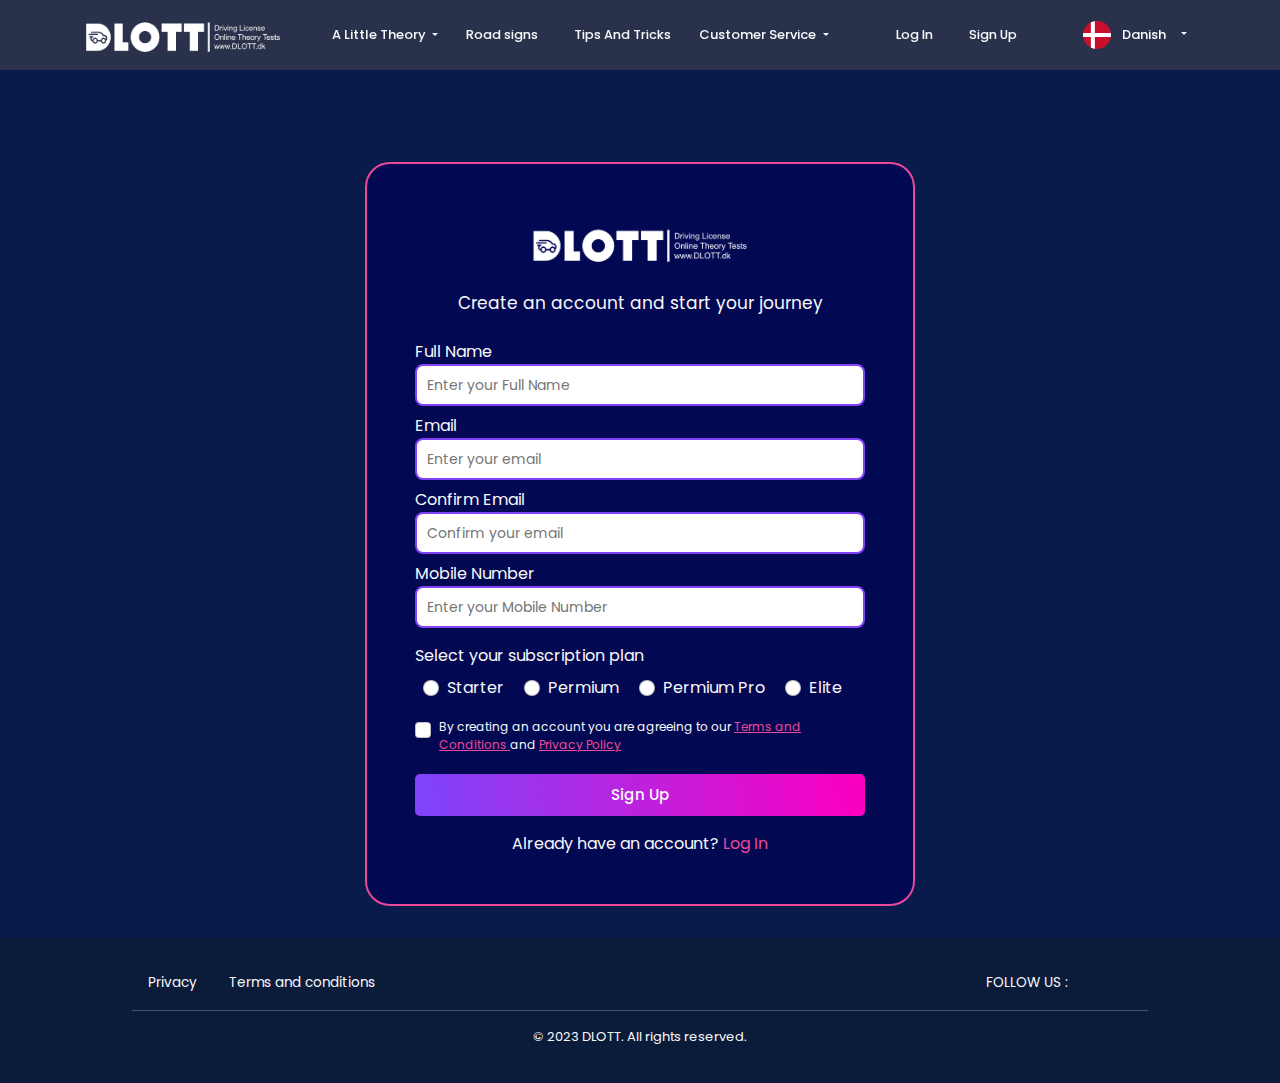
<file: register.html>
<!DOCTYPE html>
<html lang="en">

<head>
    <meta charset="UTF-8">
    <meta http-equiv="X-UA-Compatible" content="IE=edge">
    <meta name="viewport" content="width=device-width, initial-scale=1.0">
    <!-- Css Linking -->
    <link rel="stylesheet" href="https://cdnjs.cloudflare.com/ajax/libs/font-awesome/6.2.0/css/all.min.css"
        integrity="sha512-xh6O/CkQoPOWDdYTDqeRdPCVd1SpvCA9XXcUnZS2FmJNp1coAFzvtCN9BmamE+4aHK8yyUHUSCcJHgXloTyT2A=="
        crossorigin="anonymous" referrerpolicy="no-referrer" />
    <link rel="stylesheet" href="https://cdnjs.cloudflare.com/ajax/libs/animate.css/4.1.1/animate.min.css" />
    <link href="assets/css/bootstrap.css" rel="stylesheet">
    <link href="assets/css/style.css" rel="stylesheet">
    <!-- Title Of Page -->
    <title>DLOTT | Register</title>
</head>

<body class="min-vh-100">


    <!-- Top Nav PC-->
    <div class="topnav d-none d-lg-block position-fixed">
        <div class="nav_desktop d-flex justify-content-around align-items-center m-auto">
            <div class="brand">
                <a href="/">
                    <img class="logo_desktop" src="./assets/img/logo.png" alt="">
                </a>
            </div>
            <div class="d-flex align-items-center justify-content-around">
                <div class="dropdown">
                    <button class="btn_square_gradient text-light dropdown-toggle" type="button" id="LittleTheory"
                        data-bs-toggle="dropdown" aria-expanded="false">
                        A Little Theory
                    </button>
                    <ul class="dropdown-menu glassy_dropdown" aria-labelledby="LittleTheory">
                        <li><a class="dropdown-item" href="#">General Rules</a></li>
                        <li><a class="dropdown-item" href="#">Speed</a></li>
                        <li><a class="dropdown-item" href="#">Motorway - Expressway</a></li>
                        <li><a class="dropdown-item" href="#">Railroads crossing</a></li>
                        <li><a class="dropdown-item" href="#">Drinking and driving</a></li>
                    </ul>
                </div>

                <button class="btn_square_gradient text-light" type="button">
                    <a href="/home.html" class="text-light mx-2">Road signs</a>
                </button>
                <button class="btn_square_gradient text-light" type="button">
                    <a href="/home.html" class="text-light mx-2">Tips And Tricks</a>
                </button>

                <div class="dropdown">
                    <button class="btn_square_gradient text-light dropdown-toggle" type="button" id="LittleTheory"
                        data-bs-toggle="dropdown" aria-expanded="false">
                        Customer Service
                    </button>
                    <ul class="dropdown-menu glassy_dropdown" aria-labelledby="LittleTheory">
                        <li><a class="dropdown-item" href="#">Contact Us</a></li>
                        <li><a class="dropdown-item" href="#">FAQ</a></li>
                    </ul>
                </div>
            </div>
            <div class="d-flex justify-content-center">
                <button class="btn_square_gradient text-light" type="button">
                    <a href="https://dvgroups.ca/projects/dk/DDL/login.html" class="text-light mx-2">Log In</a>
                </button>
                <button class="btn_square_gradient text-light" type="button">
                    <a href="/register.html" class="text-light mx-2">Sign Up</a>
                </button>
            </div>
            <div class="dropdown">
                <button class="btn_square_gradient text-light dropdown-toggle" type="button" id="dropdownLanguage"
                    data-bs-toggle="dropdown" aria-expanded="false">
                    <span><img class="flag_icon" src="./assets/img/dk.svg" alt=""></span>
                    <span class="mx-2">
                        Danish
                    </span>
                </button>
                <ul class="dropdown-menu glassy_dropdown" aria-labelledby="dropdownLanguage">
                    <li>
                        <a class="dropdown-item" href="#">
                            <span>
                                <img class="flag_icon" src="./assets/img/dk.svg" alt="">
                            </span>
                            <span class="mx-2">
                                Danish
                            </span>
                        </a>
                    </li>
                    <li>
                        <a class="dropdown-item" href="#">
                            <span>
                                <img class="flag_icon" src="./assets/img/ir.svg" alt="">
                            </span>
                            <span class="ms-2">
                                Persian
                            </span>
                        </a>
                    </li>
                    <li>
                        <a class="dropdown-item" href="#">
                            <span>
                                <img class="flag_icon" src="./assets/img/gb.svg" alt="">
                            </span>
                            <span class="ms-2">
                                English
                            </span>
                        </a>
                    </li>
                </ul>
            </div>
        </div>
    </div>
    <div class="topnav_blur d-none d-lg-block position-fixed"></div>

    <!-- Top Nav Smart-->
    <nav class="navbar-mobile d-lg-none">
        <div class="navbar-container container">
            <input type="checkbox" name="" id="" />
            <div class="hamburger-lines">
                <span class="line line1"></span>
                <span class="line line2"></span>
                <span class="line line3"></span>
            </div>
            <ul class="menu-items">
                <div class="d-flex flex-column align-items-center justify-content-center">

                    <div class="logo_in_menu mb-5">
                        <a href="https://dvgroups.ca/projects/dk/DDL/">
                            <img class="logo_mobile" src="./assets/img/logo.png" alt="">
                        </a>
                    </div>
                    <div class="accordion accordion_menu mx-auto" id="menu1">
                        <div class="accordion-item bg-transparent border-0">
                            <h2 class="accordion-header bg-transparent" id="heading1">
                                <button
                                    class="accordion-button btn_square_gradient collapsed text-light bg-transparent d-flex justify-content-center"
                                    type="button" data-bs-toggle="collapse" data-bs-target="#collapse1"
                                    aria-expanded="false" aria-controls="collapse1">
                                    A Little Theory
                                </button>
                            </h2>
                            <div id="collapse1" class="accordion-collapse collapse" aria-labelledby="heading1"
                                data-bs-parent="#menu1">
                                <div class="accordion-body">
                                    <ul class="list-unstyled text-center" aria-labelledby="">
                                        <li><a class="text-light" href="#">General Rules</a></li>
                                        <li><a class="text-light" href="#">Speed</a></li>
                                        <li><a class="text-light" href="#">Motorway - Expressway</a></li>
                                        <li><a class="text-light" href="#">Railroads crossing</a></li>
                                        <li><a class="text-light" href="#">Drinking and driving</a></li>
                                    </ul>
                                </div>
                            </div>
                        </div>
                    </div>
                    <button class="btn_square_gradient text-light" type="button">
                        <a href="/home.html" class="text-light mx-2">Road signs</a>
                    </button>
                    <button class="btn_square_gradient text-light" type="button">
                        <a href="/home.html" class="text-light mx-2">Tips And Tricks</a>
                    </button>

                    <div class="accordion accordion_menu mx-auto" id="menu2">
                        <div class="accordion-item bg-transparent border-0">
                            <h2 class="accordion-header bg-transparent" id="heading2">
                                <button
                                    class="accordion-button btn_square_gradient collapsed text-light bg-transparent d-flex justify-content-center"
                                    type="button" data-bs-toggle="collapse" data-bs-target="#collapse2"
                                    aria-expanded="false" aria-controls="collapse2">
                                    Customer Service
                                </button>
                            </h2>
                            <div id="collapse2" class="accordion-collapse collapse" aria-labelledby="heading2"
                                data-bs-parent="#menu2">
                                <div class="accordion-body">
                                    <ul class="list-unstyled text-center" aria-labelledby="">
                                        <li><a class="text-light" href="#">Contact Us</a></li>
                                        <li><a class="text-light" href="#">FAQ</a></li>
                                    </ul>
                                </div>
                            </div>
                        </div>
                    </div>
                </div>



                <button class="btn_square_gradient text-light" type="button">
                    <a href="https://dvgroups.ca/projects/dk/DDL/login.html" class="text-light mx-2">Log In</a>
                </button>
                <button class="btn_square_gradient text-light" type="button">
                    <a href="/register.html" class="text-light mx-2">Sign Up</a>
                </button>


                <div class="accordion accordion_menu mx-auto" id="menu3">
                    <div class="accordion-item bg-transparent border-0">
                        <h2 class="accordion-header bg-transparent" id="heading3">
                            <button
                                class="accordion-button btn_square_gradient collapsed text-light bg-transparent d-flex justify-content-center"
                                type="button" data-bs-toggle="collapse" data-bs-target="#collapse3"
                                aria-expanded="false" aria-controls="collapse3">
                                <span><img class="flag_icon" src="./assets/img/dk.svg" alt=""></span>
                                <span class="ms-1">
                                    Danish
                                </span>
                            </button>
                        </h2>
                        <div id="collapse3" class="accordion-collapse collapse" aria-labelledby="heading3"
                            data-bs-parent="#menu3">
                            <div class="accordion-body">
                                <ul class="list-unstyled text-center" aria-labelledby="">
                                    <li>
                                        <a class="text-light" href="#">
                                            <span>
                                                <img class="flag_icon" src="./assets/img/dk.svg" alt="">
                                            </span>
                                            <span class="mx-2">
                                                Danish
                                            </span>
                                        </a>
                                    </li>
                                    <li>
                                        <a class="text-light" href="#">
                                            <span>
                                                <img class="flag_icon" src="./assets/img/ir.svg" alt="">
                                            </span>
                                            <span class="mx-2">
                                                Persian
                                            </span>
                                        </a>
                                    </li>
                                    <li>
                                        <a class="text-light" href="#">
                                            <span>
                                                <img class="flag_icon" src="./assets/img/gb.svg" alt="">
                                            </span>
                                            <span class="mx-2">
                                                English
                                            </span>
                                        </a>
                                    </li>
                                </ul>
                            </div>
                        </div>
                    </div>
                </div>

            </ul>
            <a href="https://dvgroups.ca/projects/dk/DDL/v1.2/" class="logo"><img src="./assets/img/logo.png"
                    alt=""></a>
        </div>
    </nav>



    <main class="w-100">

        <!-- Login -->
        <div class="form_page pt-2 pt-xxl-5">

            <div class="d-block mx-auto d-lg-flex justify-content-center align-items-center p-3 p-xxl-5">

                <form action="" class="mb-3 mt-5">
                    <div
                        class="form_holder d-flex flex-column align-items-center justify-content-around mx-auto p-3 p-md-5">

                        <img class="login_logo" src="./assets/img/logo.png" alt="" class="my-3 my-md-0">

                        <div class="subtitle text-light my-2 my-md-3">Create an account and start your journey
                        </div>

                        <div class="mt-3 mt-md-2 mt-xxl-3 w-100 text-light">
                            <div>
                                Full Name
                            </div>
                            <div>
                                <input class="login_input w-100" type="text" name="fullName"
                                    placeholder="Enter your Full Name" required />
                            </div>
                        </div>
                        <div class="mt-3 mt-md-2 mt-xxl-3 w-100 text-light">
                            <div>
                                Email
                            </div>
                            <div>
                                <input class="login_input w-100" type="email" name="email"
                                    placeholder="Enter your email" required />
                            </div>
                        </div>
                        <div class="mt-3 mt-md-2 mt-xxl-3 w-100 text-light">
                            <div>
                                Confirm Email
                            </div>
                            <div>
                                <input class="login_input w-100" type="email" name="confirmEmail"
                                    placeholder="Confirm your email" required />
                            </div>
                        </div>
                        <div class="mt-3 mt-md-2 mt-xxl-3 w-100 text-light">
                            <div>
                                Mobile Number
                            </div>
                            <div>
                                <input class="login_input w-100" type="tex" name="mobile"
                                    placeholder="Enter your Mobile Number" required />
                            </div>
                        </div>
                        <div class="text-light text-start w-100">
                            <p class="mt-3 mb-2">Select your subscription plan</p>
                            <div class="text-center">

                                <div class="form-check form-check-inline">
                                    <input class="form-check-input login-check-input" type="radio" required name="plan"
                                        id="starter" value="Starter">
                                    <label class="form-check-label" for="Starter">Starter</label>
                                </div>
                                <div class="form-check form-check-inline">
                                    <input class="form-check-input login-check-input" type="radio" required name="plan"
                                        id="Permium" value="Permium">
                                    <label class="form-check-label" for="Permium">Permium</label>
                                </div>
                                <div class="form-check form-check-inline">
                                    <input class="form-check-input login-check-input" type="radio" required name="plan"
                                        id="Permium Pro" value="PermiumPro">
                                    <label class="form-check-label" for="Permium Pro">Permium Pro</label>
                                </div>
                                <div class="form-check form-check-inline">
                                    <input class="form-check-input login-check-input" type="radio" required name="plan"
                                        id="Elite" value="Elite">
                                    <label class="form-check-label" for="Elite">Elite</label>
                                </div>
                            </div>
                        </div>
                        <div class="mt-3">
                            <div class="form-check text-light">
                                <input class="form-check-input" type="checkbox" value="" id="terms_agreement" required>
                                <label class="form-check-label agreement" for="terms_agreement">
                                    By creating an account you are agreeing to our
                                    <a href="/" class="link_pink text-decoration-underline">
                                        Terms and Conditions
                                    </a>
                                    and
                                    <a href="/" class="link_pink text-decoration-underline">
                                        Privacy Policy
                                    </a>
                                </label>
                            </div>
                        </div>
                        <div class="my-3 my-md-3 my-xxl-5 w-100 text-light">
                            <div>
                                <button type="submit" class="btn_submit text-light w-100" id="register_btn">
                                    Sign Up
                                </button>
                            </div>
                        </div>
                        <div class="text-light">
                            <span>
                                Already have an account?
                            </span>
                            <span>
                                <a href="/login" class="link_pink">
                                    Log In
                                </a>
                            </span>

                        </div>

                    </div>
                </form>

            </div>
        </div>

        <!-- Footer -->
        <div class="footer text-light" id="footer">
            <div class="footer_info text-light">
                <div class="row mx-auto container justify-content-around">
                    <div
                        class="col-12 col-md-6 col-xl-5 d-flex justify-content-around justify-content-md-start align-items-center">
                        <a href="/home.html" class="text-light mx-1 mx-md-3 footer_label">Privacy</a>
                        <a href="/home.html" class="text-light mx-1 mx-md-3 footer_label">Terms and conditions</a>
                    </div>
                    <div class="col-12 col-md-1 col-xl-2"></div>
                    <div
                        class="social_col col-12 col-md-5 d-flex justify-content-center justify-content-md-end align-items-center">
                        <span class="footer_label me-3">
                            FOLLOW US :
                        </span>
                        <a href="/" class="text-light mx-2">
                            <i class="fa-brands fa-square-facebook"></i>
                        </a>
                        <a href="/" class="text-light mx-2">
                            <i class="fa-brands fa-twitter"></i>
                        </a>
                        <a href="/" class="text-light mx-2">
                            <i class="fa-brands fa-instagram"></i>
                        </a>
                        <a href="/" class="text-light mx-2">
                            <i class="fa-brands fa-youtube"></i>
                        </a>
                    </div>
                    <div class="col-12">
                        <hr>
                    </div>
                </div>
                <p class="copy_right text-center pb-3 mb-0">
                    © 2023 DLOTT. All rights reserved.
                </p>
            </div>
        </div>
    </main>




    <script src="./assets/js/bootstrap.bundle.js"></script>
    <script src="https://cdnjs.cloudflare.com/ajax/libs/jquery/3.6.3/jquery.min.js"
        integrity="sha512-STof4xm1wgkfm7heWqFJVn58Hm3EtS31XFaagaa8VMReCXAkQnJZ+jEy8PCC/iT18dFy95WcExNHFTqLyp72eQ=="
        crossorigin="anonymous" referrerpolicy="no-referrer"></script>
    <script src="./assets/js/script.js"></script>
</body>

</html>
</file>
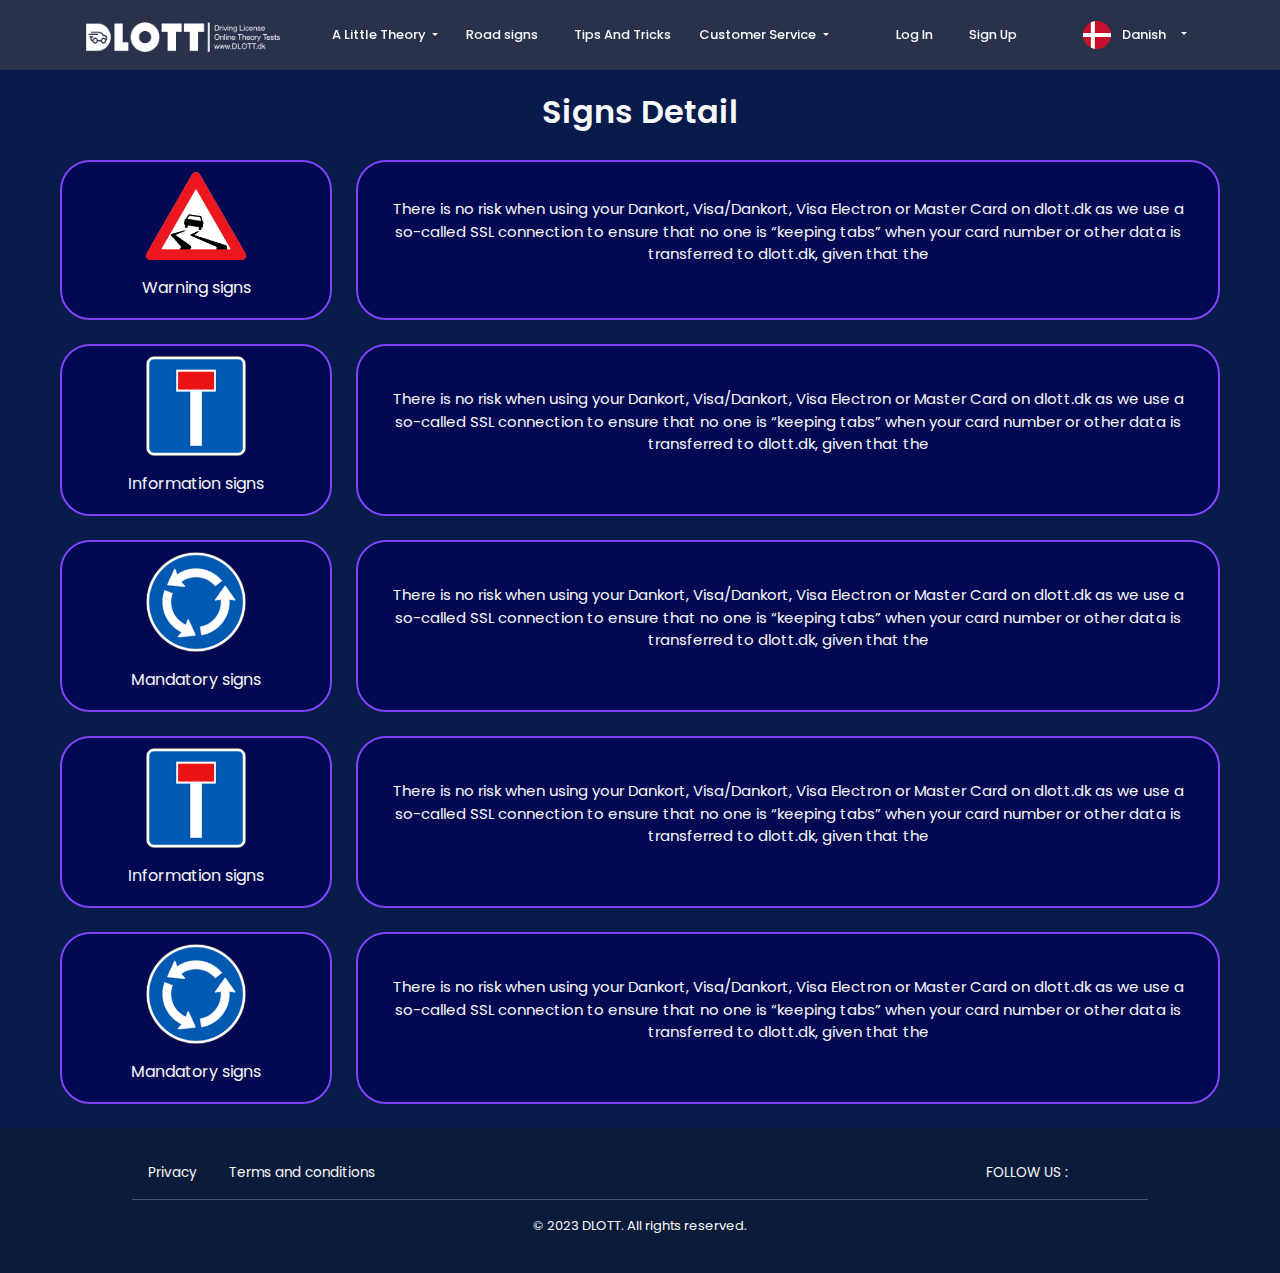
<file: signs-detail.html>
<!DOCTYPE html>
<html lang="en">

<head>
    <meta charset="UTF-8">
    <meta http-equiv="X-UA-Compatible" content="IE=edge">
    <meta name="viewport" content="width=device-width, initial-scale=1.0">
    <!-- Css Linking -->
    <link rel="stylesheet" href="https://cdnjs.cloudflare.com/ajax/libs/font-awesome/6.2.0/css/all.min.css"
        integrity="sha512-xh6O/CkQoPOWDdYTDqeRdPCVd1SpvCA9XXcUnZS2FmJNp1coAFzvtCN9BmamE+4aHK8yyUHUSCcJHgXloTyT2A=="
        crossorigin="anonymous" referrerpolicy="no-referrer" />
    <link rel="stylesheet" href="https://cdnjs.cloudflare.com/ajax/libs/animate.css/4.1.1/animate.min.css" />
    <link href="assets/css/bootstrap.css" rel="stylesheet">
    <link href="assets/css/style.css" rel="stylesheet">
    <!-- Title Of Page -->
    <title>DLOTT</title>
</head>

<body class="min-vh-100">

    <!-- Top Nav PC-->
    <div class="topnav d-none d-lg-block position-fixed">
        <div class="nav_desktop d-flex justify-content-around align-items-center m-auto">
            <div class="brand">
                <a href="/">
                    <img class="logo_desktop" src="./assets/img/logo.png" alt="">
                </a>
            </div>
            <div class="d-flex align-items-center justify-content-around">
                <div class="dropdown">
                    <button class="btn_square_gradient text-light dropdown-toggle" type="button" id="LittleTheory"
                        data-bs-toggle="dropdown" aria-expanded="false">
                        A Little Theory
                    </button>
                    <ul class="dropdown-menu glassy_dropdown" aria-labelledby="LittleTheory">
                        <li><a class="dropdown-item" href="#">General Rules</a></li>
                        <li><a class="dropdown-item" href="#">Speed</a></li>
                        <li><a class="dropdown-item" href="#">Motorway - Expressway</a></li>
                        <li><a class="dropdown-item" href="#">Railroads crossing</a></li>
                        <li><a class="dropdown-item" href="#">Drinking and driving</a></li>
                    </ul>
                </div>

                <button class="btn_square_gradient text-light" type="button">
                    <a href="/home.html" class="text-light mx-2">Road signs</a>
                </button>
                <button class="btn_square_gradient text-light" type="button">
                    <a href="/home.html" class="text-light mx-2">Tips And Tricks</a>
                </button>

                <div class="dropdown">
                    <button class="btn_square_gradient text-light dropdown-toggle" type="button" id="LittleTheory"
                        data-bs-toggle="dropdown" aria-expanded="false">
                        Customer Service
                    </button>
                    <ul class="dropdown-menu glassy_dropdown" aria-labelledby="LittleTheory">
                        <li><a class="dropdown-item" href="#">Contact Us</a></li>
                        <li><a class="dropdown-item" href="#">FAQ</a></li>
                    </ul>
                </div>
            </div>
            <div class="d-flex justify-content-center">
                <button class="btn_square_gradient text-light" type="button">
                    <a href="https://dvgroups.ca/projects/dk/DDL/login.html" class="text-light mx-2">Log In</a>
                </button>
                <button class="btn_square_gradient text-light" type="button">
                    <a href="/register.html" class="text-light mx-2">Sign Up</a>
                </button>
            </div>
            <div class="dropdown">
                <button class="btn_square_gradient text-light dropdown-toggle" type="button" id="dropdownLanguage"
                    data-bs-toggle="dropdown" aria-expanded="false">
                    <span><img class="flag_icon" src="./assets/img/dk.svg" alt=""></span>
                    <span class="mx-2">
                        Danish
                    </span>
                </button>
                <ul class="dropdown-menu glassy_dropdown" aria-labelledby="dropdownLanguage">
                    <li>
                        <a class="dropdown-item" href="#">
                            <span>
                                <img class="flag_icon" src="./assets/img/dk.svg" alt="">
                            </span>
                            <span class="mx-2">
                                Danish
                            </span>
                        </a>
                    </li>
                    <li>
                        <a class="dropdown-item" href="#">
                            <span>
                                <img class="flag_icon" src="./assets/img/ir.svg" alt="">
                            </span>
                            <span class="ms-2">
                                Persian
                            </span>
                        </a>
                    </li>
                    <li>
                        <a class="dropdown-item" href="#">
                            <span>
                                <img class="flag_icon" src="./assets/img/gb.svg" alt="">
                            </span>
                            <span class="ms-2">
                                English
                            </span>
                        </a>
                    </li>
                </ul>
            </div>
        </div>
    </div>
    <div class="topnav_blur d-none d-lg-block position-fixed"></div>

    <!-- Top Nav Smart-->
    <nav class="navbar-mobile d-lg-none">
        <div class="navbar-container container">
            <input type="checkbox" name="" id="" />
            <div class="hamburger-lines">
                <span class="line line1"></span>
                <span class="line line2"></span>
                <span class="line line3"></span>
            </div>
            <ul class="menu-items">
                <div class="d-flex flex-column align-items-center justify-content-center">

                    <div class="logo_in_menu mb-5">
                        <a href="https://dvgroups.ca/projects/dk/DDL/">
                            <img class="logo_mobile" src="./assets/img/logo.png" alt="">
                        </a>
                    </div>
                    <div class="accordion accordion_menu mx-auto" id="menu1">
                        <div class="accordion-item bg-transparent border-0">
                            <h2 class="accordion-header bg-transparent" id="heading1">
                                <button
                                    class="accordion-button btn_square_gradient collapsed text-light bg-transparent d-flex justify-content-center"
                                    type="button" data-bs-toggle="collapse" data-bs-target="#collapse1"
                                    aria-expanded="false" aria-controls="collapse1">
                                    A Little Theory
                                </button>
                            </h2>
                            <div id="collapse1" class="accordion-collapse collapse" aria-labelledby="heading1"
                                data-bs-parent="#menu1">
                                <div class="accordion-body">
                                    <ul class="list-unstyled text-center" aria-labelledby="">
                                        <li><a class="text-light" href="#">General Rules</a></li>
                                        <li><a class="text-light" href="#">Speed</a></li>
                                        <li><a class="text-light" href="#">Motorway - Expressway</a></li>
                                        <li><a class="text-light" href="#">Railroads crossing</a></li>
                                        <li><a class="text-light" href="#">Drinking and driving</a></li>
                                    </ul>
                                </div>
                            </div>
                        </div>
                    </div>
                    <button class="btn_square_gradient text-light" type="button">
                        <a href="/home.html" class="text-light mx-2">Road signs</a>
                    </button>
                    <button class="btn_square_gradient text-light" type="button">
                        <a href="/home.html" class="text-light mx-2">Tips And Tricks</a>
                    </button>

                    <div class="accordion accordion_menu mx-auto" id="menu2">
                        <div class="accordion-item bg-transparent border-0">
                            <h2 class="accordion-header bg-transparent" id="heading2">
                                <button
                                    class="accordion-button btn_square_gradient collapsed text-light bg-transparent d-flex justify-content-center"
                                    type="button" data-bs-toggle="collapse" data-bs-target="#collapse2"
                                    aria-expanded="false" aria-controls="collapse2">
                                    Customer Service
                                </button>
                            </h2>
                            <div id="collapse2" class="accordion-collapse collapse" aria-labelledby="heading2"
                                data-bs-parent="#menu2">
                                <div class="accordion-body">
                                    <ul class="list-unstyled text-center" aria-labelledby="">
                                        <li><a class="text-light" href="#">Contact Us</a></li>
                                        <li><a class="text-light" href="#">FAQ</a></li>
                                    </ul>
                                </div>
                            </div>
                        </div>
                    </div>
                </div>



                <button class="btn_square_gradient text-light" type="button">
                    <a href="https://dvgroups.ca/projects/dk/DDL/login.html" class="text-light mx-2">Log In</a>
                </button>
                <button class="btn_square_gradient text-light" type="button">
                    <a href="/register.html" class="text-light mx-2">Sign Up</a>
                </button>


                <div class="accordion accordion_menu mx-auto" id="menu3">
                    <div class="accordion-item bg-transparent border-0">
                        <h2 class="accordion-header bg-transparent" id="heading3">
                            <button
                                class="accordion-button btn_square_gradient collapsed text-light bg-transparent d-flex justify-content-center"
                                type="button" data-bs-toggle="collapse" data-bs-target="#collapse3"
                                aria-expanded="false" aria-controls="collapse3">
                                <span><img class="flag_icon" src="./assets/img/dk.svg" alt=""></span>
                                <span class="ms-1">
                                    Danish
                                </span>
                            </button>
                        </h2>
                        <div id="collapse3" class="accordion-collapse collapse" aria-labelledby="heading3"
                            data-bs-parent="#menu3">
                            <div class="accordion-body">
                                <ul class="list-unstyled text-center" aria-labelledby="">
                                    <li>
                                        <a class="text-light" href="#">
                                            <span>
                                                <img class="flag_icon" src="./assets/img/dk.svg" alt="">
                                            </span>
                                            <span class="mx-2">
                                                Danish
                                            </span>
                                        </a>
                                    </li>
                                    <li>
                                        <a class="text-light" href="#">
                                            <span>
                                                <img class="flag_icon" src="./assets/img/ir.svg" alt="">
                                            </span>
                                            <span class="mx-2">
                                                Persian
                                            </span>
                                        </a>
                                    </li>
                                    <li>
                                        <a class="text-light" href="#">
                                            <span>
                                                <img class="flag_icon" src="./assets/img/gb.svg" alt="">
                                            </span>
                                            <span class="mx-2">
                                                English
                                            </span>
                                        </a>
                                    </li>
                                </ul>
                            </div>
                        </div>
                    </div>
                </div>

            </ul>
            <a href="https://dvgroups.ca/projects/dk/DDL/v1.2/" class="logo"><img src="./assets/img/logo.png"
                    alt=""></a>
        </div>
    </nav>




    <!-- Page Content -->
    <main class="w-100">

        <div class="signs_details text-light text-center py-4 mx-auto">

            <div class="title mt-3 mt-xxl-4 pt-5">Signs Detail</div>

            <div class="row container mt-4 px-3 px-lg-5 m-0">
                <div class="col-12 mt-2 mt-lg-0 col-md-3">
                    <div class="detail_sign_holder d-flex flex-column justify-content-center align-items-center">
                        <img class="sign_detail_img" src="./assets/img/signs-road.png" alt="">
                        <span class="bg-transparent border-0 text-light mt-3 mt-lg-2 px-3 py-2">Warning
                            signs</span>
                    </div>
                </div>
                <div class="col-12 mt-2 mt-lg-0 col-md-9">
                    <div class="detail_sign_holder d-flex flex-column justify-content-center align-items-center">
                        <p>There is no risk when using your Dankort, Visa/Dankort, Visa Electron or Master Card on
                            dlott.dk as we use a so-called
                            SSL connection to ensure that no one is “keeping tabs” when your card number or other data
                            is transferred to dlott.dk,
                            given that the</p>
                    </div>
                </div>
            </div>
            <div class="row container mt-4 px-3 px-lg-5 m-0">
                <div class="col-12 mt-2 mt-lg-0 col-md-3">
                    <div class="detail_sign_holder d-flex flex-column justify-content-center align-items-center">
                        <img class="sign_detail_img" src="./assets/img/signs-deadend.png" alt="">
                        <span class="bg-transparent border-0 text-light mt-3 mt-lg-2 px-3 py-2">Information
                            signs</span>
                    </div>
                </div>
                <div class="col-12 mt-2 mt-lg-0 col-md-9">
                    <div class="detail_sign_holder d-flex flex-column justify-content-center align-items-center">
                        <p>There is no risk when using your Dankort, Visa/Dankort, Visa Electron or Master Card on
                            dlott.dk as we use a so-called
                            SSL connection to ensure that no one is “keeping tabs” when your card number or other data
                            is transferred to dlott.dk,
                            given that the</p>
                    </div>
                </div>
            </div>
            <div class="row container mt-4 px-3 px-lg-5 m-0">
                <div class="col-12 mt-2 mt-lg-0 col-md-3">
                    <div class="detail_sign_holder d-flex flex-column justify-content-center align-items-center">
                        <img class="sign_detail_img" src="./assets/img/signs-circle.png" alt="">
                        <span class="bg-transparent border-0 text-light mt-3 mt-lg-2 px-3 py-2">Mandatory
                            signs</span>
                    </div>
                </div>
                <div class="col-12 mt-2 mt-lg-0 col-md-9">
                    <div class="detail_sign_holder d-flex flex-column justify-content-center align-items-center">
                        <p>There is no risk when using your Dankort, Visa/Dankort, Visa Electron or Master Card on
                            dlott.dk as we use a so-called
                            SSL connection to ensure that no one is “keeping tabs” when your card number or other data
                            is transferred to dlott.dk,
                            given that the</p>
                    </div>
                </div>
            </div>
            <div class="row container mt-4 px-3 px-lg-5 m-0">
                <div class="col-12 mt-2 mt-lg-0 col-md-3">
                    <div class="detail_sign_holder d-flex flex-column justify-content-center align-items-center">
                        <img class="sign_detail_img" src="./assets/img/signs-deadend.png" alt="">
                        <span class="bg-transparent border-0 text-light mt-3 mt-lg-2 px-3 py-2">Information
                            signs</span>
                    </div>
                </div>
                <div class="col-12 mt-2 mt-lg-0 col-md-9">
                    <div class="detail_sign_holder d-flex flex-column justify-content-center align-items-center">
                        <p>There is no risk when using your Dankort, Visa/Dankort, Visa Electron or Master Card on
                            dlott.dk as we use a so-called
                            SSL connection to ensure that no one is “keeping tabs” when your card number or other data
                            is transferred to dlott.dk,
                            given that the</p>
                    </div>
                </div>
            </div>
            <div class="row container mt-4 px-3 px-lg-5 m-0">
                <div class="col-12 mt-2 mt-lg-0 col-md-3">
                    <div class="detail_sign_holder d-flex flex-column justify-content-center align-items-center">
                        <img class="sign_detail_img" src="./assets/img/signs-circle.png" alt="">
                        <span class="bg-transparent border-0 text-light mt-3 mt-lg-2 px-3 py-2">Mandatory
                            signs</span>
                    </div>
                </div>
                <div class="col-12 mt-2 mt-lg-0 col-md-9">
                    <div class="detail_sign_holder d-flex flex-column justify-content-center align-items-center">
                        <p>There is no risk when using your Dankort, Visa/Dankort, Visa Electron or Master Card on
                            dlott.dk as we use a so-called
                            SSL connection to ensure that no one is “keeping tabs” when your card number or other data
                            is transferred to dlott.dk,
                            given that the</p>
                    </div>
                </div>
            </div>

        </div>

        <!-- Footer -->
        <div class="footer text-light" id="footer">
            <div class="footer_info text-light">
                <div class="row mx-auto container justify-content-around">
                    <div
                        class="col-12 col-md-6 col-xl-5 d-flex justify-content-around justify-content-md-start align-items-center">
                        <a href="/home.html" class="text-light mx-1 mx-md-3 footer_label">Privacy</a>
                        <a href="/home.html" class="text-light mx-1 mx-md-3 footer_label">Terms and conditions</a>
                    </div>
                    <div class="col-12 col-md-1 col-xl-2"></div>
                    <div
                        class="social_col col-12 col-md-5 d-flex justify-content-center justify-content-md-end align-items-center">
                        <span class="footer_label me-3">
                            FOLLOW US :
                        </span>
                        <a href="/" class="text-light mx-2">
                            <i class="fa-brands fa-square-facebook"></i>
                        </a>
                        <a href="/" class="text-light mx-2">
                            <i class="fa-brands fa-twitter"></i>
                        </a>
                        <a href="/" class="text-light mx-2">
                            <i class="fa-brands fa-instagram"></i>
                        </a>
                        <a href="/" class="text-light mx-2">
                            <i class="fa-brands fa-youtube"></i>
                        </a>
                    </div>
                    <div class="col-12">
                        <hr>
                    </div>
                </div>
                <p class="copy_right text-center pb-3 mb-0">
                    © 2023 DLOTT. All rights reserved.
                </p>
            </div>
        </div>


    </main>




    <script src="./assets/js/bootstrap.bundle.js"></script>
    <script src="https://cdnjs.cloudflare.com/ajax/libs/jquery/3.6.3/jquery.min.js"
        integrity="sha512-STof4xm1wgkfm7heWqFJVn58Hm3EtS31XFaagaa8VMReCXAkQnJZ+jEy8PCC/iT18dFy95WcExNHFTqLyp72eQ=="
        crossorigin="anonymous" referrerpolicy="no-referrer"></script>
    <script src="./assets/js/script.js"></script>
</body>

</html>
</file>
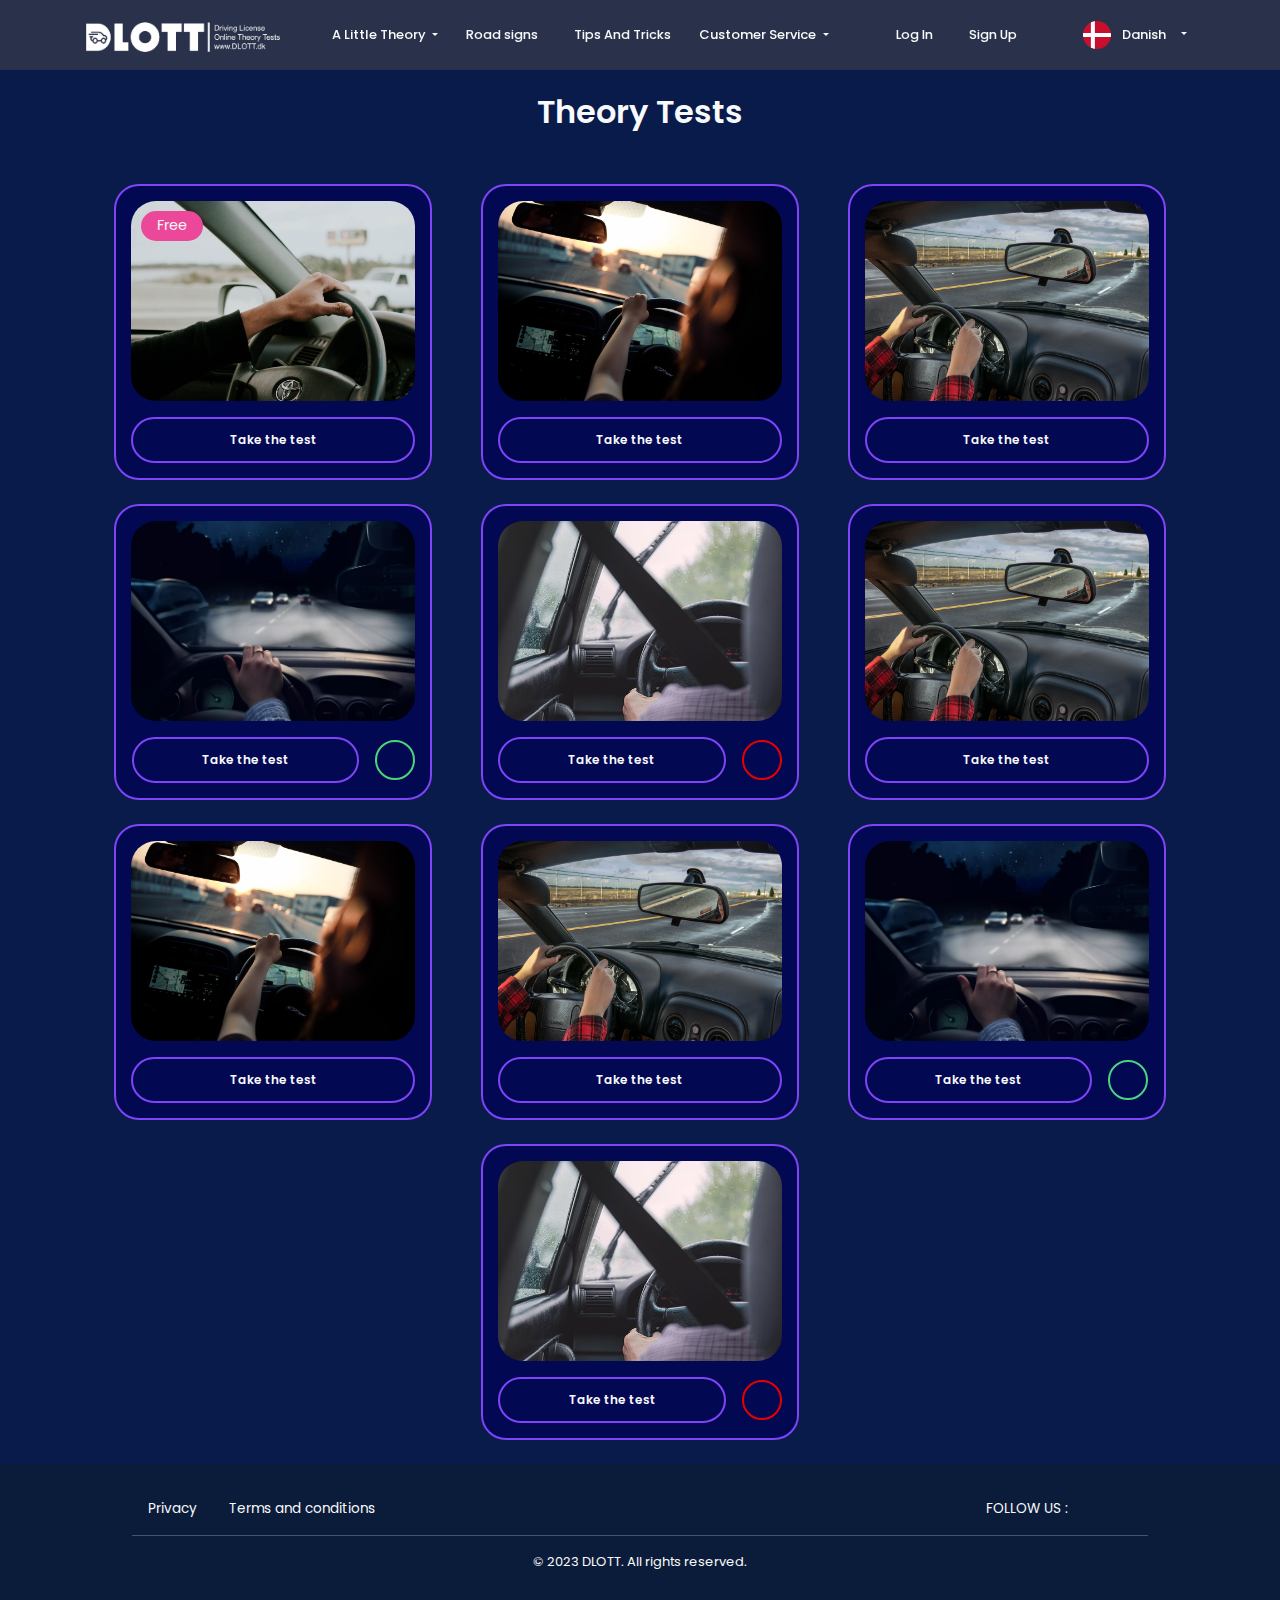
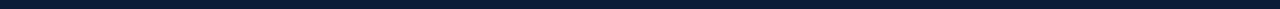
<file: test-list.html>
<!DOCTYPE html>
<html lang="en">

<head>
    <meta charset="UTF-8">
    <meta http-equiv="X-UA-Compatible" content="IE=edge">
    <meta name="viewport" content="width=device-width, initial-scale=1.0">
    <!-- Css Linking -->
    <link rel="stylesheet" href="https://cdnjs.cloudflare.com/ajax/libs/font-awesome/6.2.0/css/all.min.css"
        integrity="sha512-xh6O/CkQoPOWDdYTDqeRdPCVd1SpvCA9XXcUnZS2FmJNp1coAFzvtCN9BmamE+4aHK8yyUHUSCcJHgXloTyT2A=="
        crossorigin="anonymous" referrerpolicy="no-referrer" />
    <link rel="stylesheet" href="https://cdnjs.cloudflare.com/ajax/libs/animate.css/4.1.1/animate.min.css" />
    <link href="assets/css/bootstrap.css" rel="stylesheet">
    <link href="assets/css/style.css" rel="stylesheet">
    <!-- Title Of Page -->
    <title>DLOTT | Theory Tests</title>
</head>

<body class="min-vh-100">

    <!-- Top Nav PC-->
    <div class="topnav d-none d-lg-block position-fixed">
        <div class="nav_desktop d-flex justify-content-around align-items-center m-auto">
            <div class="brand">
                <a href="/">
                    <img class="logo_desktop" src="./assets/img/logo.png" alt="">
                </a>
            </div>
            <div class="d-flex align-items-center justify-content-around">
                <div class="dropdown">
                    <button class="btn_square_gradient text-light dropdown-toggle" type="button" id="LittleTheory"
                        data-bs-toggle="dropdown" aria-expanded="false">
                        A Little Theory
                    </button>
                    <ul class="dropdown-menu glassy_dropdown" aria-labelledby="LittleTheory">
                        <li><a class="dropdown-item" href="#">General Rules</a></li>
                        <li><a class="dropdown-item" href="#">Speed</a></li>
                        <li><a class="dropdown-item" href="#">Motorway - Expressway</a></li>
                        <li><a class="dropdown-item" href="#">Railroads crossing</a></li>
                        <li><a class="dropdown-item" href="#">Drinking and driving</a></li>
                    </ul>
                </div>

                <button class="btn_square_gradient text-light" type="button">
                    <a href="/home.html" class="text-light mx-2">Road signs</a>
                </button>
                <button class="btn_square_gradient text-light" type="button">
                    <a href="/home.html" class="text-light mx-2">Tips And Tricks</a>
                </button>

                <div class="dropdown">
                    <button class="btn_square_gradient text-light dropdown-toggle" type="button" id="LittleTheory"
                        data-bs-toggle="dropdown" aria-expanded="false">
                        Customer Service
                    </button>
                    <ul class="dropdown-menu glassy_dropdown" aria-labelledby="LittleTheory">
                        <li><a class="dropdown-item" href="#">Contact Us</a></li>
                        <li><a class="dropdown-item" href="#">FAQ</a></li>
                    </ul>
                </div>
            </div>
            <div class="d-flex justify-content-center">
                <button class="btn_square_gradient text-light" type="button">
                    <a href="https://dvgroups.ca/projects/dk/DDL/login.html" class="text-light mx-2">Log In</a>
                </button>
                <button class="btn_square_gradient text-light" type="button">
                    <a href="/register.html" class="text-light mx-2">Sign Up</a>
                </button>
            </div>
            <div class="dropdown">
                <button class="btn_square_gradient text-light dropdown-toggle" type="button" id="dropdownLanguage"
                    data-bs-toggle="dropdown" aria-expanded="false">
                    <span><img class="flag_icon" src="./assets/img/dk.svg" alt=""></span>
                    <span class="mx-2">
                        Danish
                    </span>
                </button>
                <ul class="dropdown-menu glassy_dropdown" aria-labelledby="dropdownLanguage">
                    <li>
                        <a class="dropdown-item" href="#">
                            <span>
                                <img class="flag_icon" src="./assets/img/dk.svg" alt="">
                            </span>
                            <span class="mx-2">
                                Danish
                            </span>
                        </a>
                    </li>
                    <li>
                        <a class="dropdown-item" href="#">
                            <span>
                                <img class="flag_icon" src="./assets/img/ir.svg" alt="">
                            </span>
                            <span class="ms-2">
                                Persian
                            </span>
                        </a>
                    </li>
                    <li>
                        <a class="dropdown-item" href="#">
                            <span>
                                <img class="flag_icon" src="./assets/img/gb.svg" alt="">
                            </span>
                            <span class="ms-2">
                                English
                            </span>
                        </a>
                    </li>
                </ul>
            </div>
        </div>
    </div>
    <div class="topnav_blur d-none d-lg-block position-fixed"></div>

    <!-- Top Nav Smart-->
    <nav class="navbar-mobile d-lg-none">
        <div class="navbar-container container">
            <input type="checkbox" name="" id="" />
            <div class="hamburger-lines">
                <span class="line line1"></span>
                <span class="line line2"></span>
                <span class="line line3"></span>
            </div>
            <ul class="menu-items">
                <div class="d-flex flex-column align-items-center justify-content-center">

                    <div class="logo_in_menu mb-5">
                        <a href="https://dvgroups.ca/projects/dk/DDL/">
                            <img class="logo_mobile" src="./assets/img/logo.png" alt="">
                        </a>
                    </div>
                    <div class="accordion accordion_menu mx-auto" id="menu1">
                        <div class="accordion-item bg-transparent border-0">
                            <h2 class="accordion-header bg-transparent" id="heading1">
                                <button
                                    class="accordion-button btn_square_gradient collapsed text-light bg-transparent d-flex justify-content-center"
                                    type="button" data-bs-toggle="collapse" data-bs-target="#collapse1"
                                    aria-expanded="false" aria-controls="collapse1">
                                    A Little Theory
                                </button>
                            </h2>
                            <div id="collapse1" class="accordion-collapse collapse" aria-labelledby="heading1"
                                data-bs-parent="#menu1">
                                <div class="accordion-body">
                                    <ul class="list-unstyled text-center" aria-labelledby="">
                                        <li><a class="text-light" href="#">General Rules</a></li>
                                        <li><a class="text-light" href="#">Speed</a></li>
                                        <li><a class="text-light" href="#">Motorway - Expressway</a></li>
                                        <li><a class="text-light" href="#">Railroads crossing</a></li>
                                        <li><a class="text-light" href="#">Drinking and driving</a></li>
                                    </ul>
                                </div>
                            </div>
                        </div>
                    </div>
                    <button class="btn_square_gradient text-light" type="button">
                        <a href="/home.html" class="text-light mx-2">Road signs</a>
                    </button>
                    <button class="btn_square_gradient text-light" type="button">
                        <a href="/home.html" class="text-light mx-2">Tips And Tricks</a>
                    </button>

                    <div class="accordion accordion_menu mx-auto" id="menu2">
                        <div class="accordion-item bg-transparent border-0">
                            <h2 class="accordion-header bg-transparent" id="heading2">
                                <button
                                    class="accordion-button btn_square_gradient collapsed text-light bg-transparent d-flex justify-content-center"
                                    type="button" data-bs-toggle="collapse" data-bs-target="#collapse2"
                                    aria-expanded="false" aria-controls="collapse2">
                                    Customer Service
                                </button>
                            </h2>
                            <div id="collapse2" class="accordion-collapse collapse" aria-labelledby="heading2"
                                data-bs-parent="#menu2">
                                <div class="accordion-body">
                                    <ul class="list-unstyled text-center" aria-labelledby="">
                                        <li><a class="text-light" href="#">Contact Us</a></li>
                                        <li><a class="text-light" href="#">FAQ</a></li>
                                    </ul>
                                </div>
                            </div>
                        </div>
                    </div>
                </div>



                <button class="btn_square_gradient text-light" type="button">
                    <a href="https://dvgroups.ca/projects/dk/DDL/login.html" class="text-light mx-2">Log In</a>
                </button>
                <button class="btn_square_gradient text-light" type="button">
                    <a href="/register.html" class="text-light mx-2">Sign Up</a>
                </button>


                <div class="accordion accordion_menu mx-auto" id="menu3">
                    <div class="accordion-item bg-transparent border-0">
                        <h2 class="accordion-header bg-transparent" id="heading3">
                            <button
                                class="accordion-button btn_square_gradient collapsed text-light bg-transparent d-flex justify-content-center"
                                type="button" data-bs-toggle="collapse" data-bs-target="#collapse3"
                                aria-expanded="false" aria-controls="collapse3">
                                <span><img class="flag_icon" src="./assets/img/dk.svg" alt=""></span>
                                <span class="ms-1">
                                    Danish
                                </span>
                            </button>
                        </h2>
                        <div id="collapse3" class="accordion-collapse collapse" aria-labelledby="heading3"
                            data-bs-parent="#menu3">
                            <div class="accordion-body">
                                <ul class="list-unstyled text-center" aria-labelledby="">
                                    <li>
                                        <a class="text-light" href="#">
                                            <span>
                                                <img class="flag_icon" src="./assets/img/dk.svg" alt="">
                                            </span>
                                            <span class="mx-2">
                                                Danish
                                            </span>
                                        </a>
                                    </li>
                                    <li>
                                        <a class="text-light" href="#">
                                            <span>
                                                <img class="flag_icon" src="./assets/img/ir.svg" alt="">
                                            </span>
                                            <span class="mx-2">
                                                Persian
                                            </span>
                                        </a>
                                    </li>
                                    <li>
                                        <a class="text-light" href="#">
                                            <span>
                                                <img class="flag_icon" src="./assets/img/gb.svg" alt="">
                                            </span>
                                            <span class="mx-2">
                                                English
                                            </span>
                                        </a>
                                    </li>
                                </ul>
                            </div>
                        </div>
                    </div>
                </div>

            </ul>
            <a href="https://dvgroups.ca/projects/dk/DDL/v1.2/" class="logo"><img src="./assets/img/logo.png"
                    alt=""></a>
        </div>
    </nav>




    <!-- Page Content -->
    <main class="w-100">

        <div class="tests_list text-light text-center py-4 mx-auto">

            <div class="title mt-3 mt-xxl-4 pt-5">Theory Tests</div>

            <div class="row mt-4 m-0">

                <div class="test_item_col col-12 col-md-6 col-lg-4 mt-4 px-3">
                    <div
                        class="test_item_holder position-relative d-flex flex-column justify-content-center align-items-center">
                        <img src="./assets/img/test-1.jpeg" alt="">
                        <div class="mt-3 w-100">
                            <button class="btn_pill_gradient text-light w-100">Take the test</button>
                        </div>
                        <span class="test_item_label position-absolute rounded-pill px-3 py-1">
                            Free
                        </span>
                    </div>
                </div>

                <div class="test_item_col col-12 col-md-6 col-lg-4 mt-4 px-3">
                    <div
                        class="test_item_holder position-relative d-flex flex-column justify-content-center align-items-center">
                        <img src="./assets/img/test-2.jpg" alt="">
                        <div class="mt-3 w-100">
                            <button class="btn_pill_gradient text-light w-100">Take the test</button>
                        </div>

                    </div>
                </div>

                <div class="test_item_col col-12 col-md-6 col-lg-4 mt-4 px-3">
                    <div
                        class="test_item_holder position-relative d-flex flex-column justify-content-center align-items-center">
                        <img src="./assets/img/test-3.jpg" alt="">
                        <div class="mt-3 w-100">
                            <button class="btn_pill_gradient text-light w-100">Take the test</button>
                        </div>
                    </div>
                </div>

                <div class="test_item_col col-12 col-md-6 col-lg-4 mt-4 px-3">
                    <div
                        class="test_item_holder position-relative d-flex flex-column justify-content-center align-items-center">
                        <img src="./assets/img/test-4.webp" alt="">
                        <div class="test_item_info d-flex justify-content-center align-items-center mt-3 w-100">
                            <button class="btn_pill_gradient text-light">Take the test</button>
                            <span
                                class="test_icon_success rounded-circle d-flex justify-content-center align-items-center ms-3">
                                <i class="fa-solid fa-check"></i>
                            </span>
                        </div>
                    </div>
                </div>

                <div class="test_item_col col-12 col-md-6 col-lg-4 mt-4 px-3">
                    <div
                        class="test_item_holder position-relative d-flex flex-column justify-content-center align-items-center">
                        <img src="./assets/img/test-5.jpg" alt="">
                        <div class="test_item_info d-flex justify-content-center align-items-center mt-3 w-100">
                            <button class="btn_pill_gradient text-light">Take the test</button>
                            <span
                                class="test_icon_failed rounded-circle d-flex justify-content-center align-items-center ms-3">
                                <i class="fa-solid fa-xmark"></i>
                            </span>
                        </div>
                    </div>
                </div>

                <div class="test_item_col col-12 col-md-6 col-lg-4 mt-4 px-3">
                    <div
                        class="test_item_holder position-relative d-flex flex-column justify-content-center align-items-center">
                        <img src="./assets/img/test-3.jpg" alt="">
                        <div class="mt-3 w-100">
                            <button class="btn_pill_gradient text-light w-100">Take the test</button>
                        </div>
                    </div>
                </div>

                <div class="test_item_col col-12 col-md-6 col-lg-4 mt-4 px-3">
                    <div
                        class="test_item_holder position-relative d-flex flex-column justify-content-center align-items-center">
                        <img src="./assets/img/test-2.jpg" alt="">
                        <div class="mt-3 w-100">
                            <button class="btn_pill_gradient text-light w-100">Take the test</button>
                        </div>

                    </div>
                </div>

                <div class="test_item_col col-12 col-md-6 col-lg-4 mt-4 px-3">
                    <div
                        class="test_item_holder position-relative d-flex flex-column justify-content-center align-items-center">
                        <img src="./assets/img/test-3.jpg" alt="">
                        <div class="mt-3 w-100">
                            <button class="btn_pill_gradient text-light w-100">Take the test</button>
                        </div>
                    </div>
                </div>

                <div class="test_item_col col-12 col-md-6 col-lg-4 mt-4 px-3">
                    <div
                        class="test_item_holder position-relative d-flex flex-column justify-content-center align-items-center">
                        <img src="./assets/img/test-4.webp" alt="">
                        <div class="test_item_info d-flex justify-content-center align-items-center mt-3 w-100">
                            <button class="btn_pill_gradient text-light">Take the test</button>
                            <span
                                class="test_icon_success rounded-circle d-flex justify-content-center align-items-center ms-3">
                                <i class="fa-solid fa-check"></i>
                            </span>
                        </div>
                    </div>
                </div>

                <div class="test_item_col col-12 col-md-6 col-lg-4 mt-4 px-3">
                    <div
                        class="test_item_holder position-relative d-flex flex-column justify-content-center align-items-center">
                        <img src="./assets/img/test-5.jpg" alt="">
                        <div class="test_item_info d-flex justify-content-center align-items-center mt-3 w-100">
                            <button class="btn_pill_gradient text-light">Take the test</button>
                            <span
                                class="test_icon_failed rounded-circle d-flex justify-content-center align-items-center ms-3">
                                <i class="fa-solid fa-xmark"></i>
                            </span>
                        </div>
                    </div>
                </div>

            </div>


        </div>

        <!-- Footer -->
        <div class="footer text-light" id="footer">
            <div class="footer_info text-light">
                <div class="row mx-auto container justify-content-around">
                    <div
                        class="col-12 col-md-6 col-xl-5 d-flex justify-content-around justify-content-md-start align-items-center">
                        <a href="/home.html" class="text-light mx-1 mx-md-3 footer_label">Privacy</a>
                        <a href="/home.html" class="text-light mx-1 mx-md-3 footer_label">Terms and conditions</a>
                    </div>
                    <div class="col-12 col-md-1 col-xl-2"></div>
                    <div
                        class="social_col col-12 col-md-5 d-flex justify-content-center justify-content-md-end align-items-center">
                        <span class="footer_label me-3">
                            FOLLOW US :
                        </span>
                        <a href="/" class="text-light mx-2">
                            <i class="fa-brands fa-square-facebook"></i>
                        </a>
                        <a href="/" class="text-light mx-2">
                            <i class="fa-brands fa-twitter"></i>
                        </a>
                        <a href="/" class="text-light mx-2">
                            <i class="fa-brands fa-instagram"></i>
                        </a>
                        <a href="/" class="text-light mx-2">
                            <i class="fa-brands fa-youtube"></i>
                        </a>
                    </div>
                    <div class="col-12">
                        <hr>
                    </div>
                </div>
                <p class="copy_right text-center pb-3 mb-0">
                    © 2023 DLOTT. All rights reserved.
                </p>
            </div>
        </div>


    </main>




    <script src="./assets/js/bootstrap.bundle.js"></script>
    <script src="https://cdnjs.cloudflare.com/ajax/libs/jquery/3.6.3/jquery.min.js"
        integrity="sha512-STof4xm1wgkfm7heWqFJVn58Hm3EtS31XFaagaa8VMReCXAkQnJZ+jEy8PCC/iT18dFy95WcExNHFTqLyp72eQ=="
        crossorigin="anonymous" referrerpolicy="no-referrer"></script>
    <script src="./assets/js/script.js"></script>
</body>

</html>
</file>
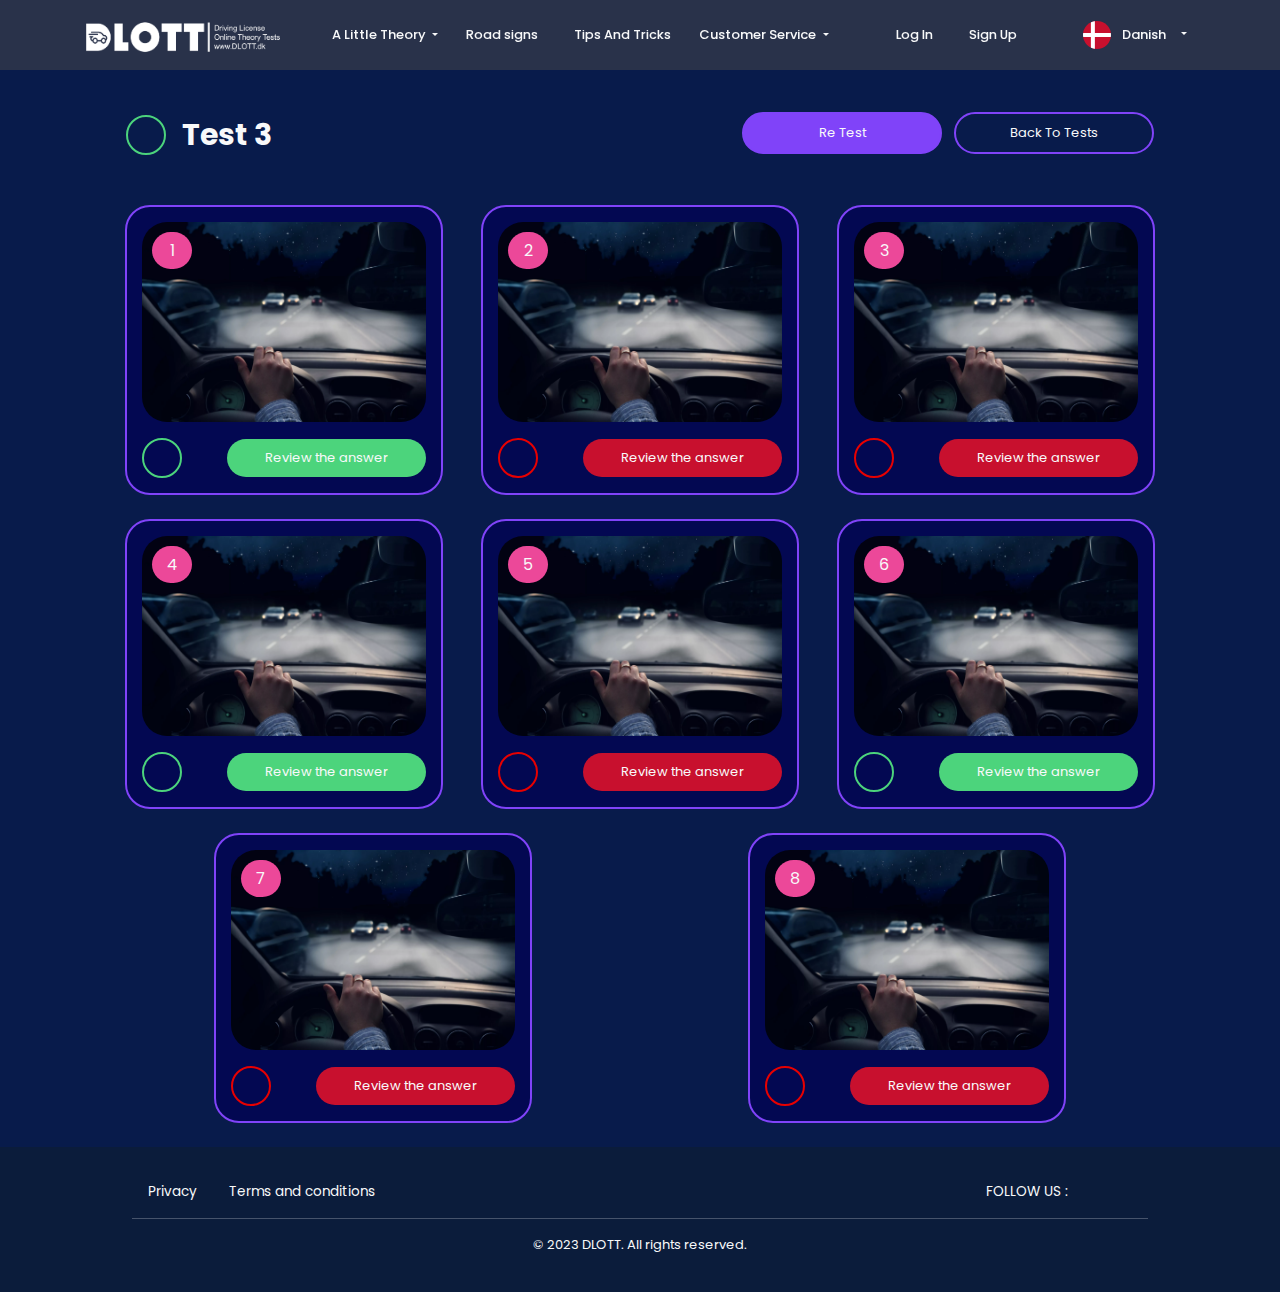
<file: test-result-label.html>
<!DOCTYPE html>
<html lang="en">

<head>
    <meta charset="UTF-8">
    <meta http-equiv="X-UA-Compatible" content="IE=edge">
    <meta name="viewport" content="width=device-width, initial-scale=1.0">
    <!-- Css Linking -->
    <link rel="stylesheet" href="https://cdnjs.cloudflare.com/ajax/libs/font-awesome/6.2.0/css/all.min.css"
        integrity="sha512-xh6O/CkQoPOWDdYTDqeRdPCVd1SpvCA9XXcUnZS2FmJNp1coAFzvtCN9BmamE+4aHK8yyUHUSCcJHgXloTyT2A=="
        crossorigin="anonymous" referrerpolicy="no-referrer" />
    <link rel="stylesheet" href="https://cdnjs.cloudflare.com/ajax/libs/animate.css/4.1.1/animate.min.css" />
    <link href="assets/css/bootstrap.css" rel="stylesheet">
    <link href="assets/css/style.css" rel="stylesheet">
    <!-- Title Of Page -->
    <title>DLOTT | Test Result</title>
</head>

<body class="min-vh-100">

    <!-- Top Nav PC-->
    <div class="topnav d-none d-lg-block position-fixed">
        <div class="nav_desktop d-flex justify-content-around align-items-center m-auto">
            <div class="brand">
                <a href="/">
                    <img class="logo_desktop" src="./assets/img/logo.png" alt="">
                </a>
            </div>
            <div class="d-flex align-items-center justify-content-around">
                <div class="dropdown">
                    <button class="btn_square_gradient text-light dropdown-toggle" type="button" id="LittleTheory"
                        data-bs-toggle="dropdown" aria-expanded="false">
                        A Little Theory
                    </button>
                    <ul class="dropdown-menu glassy_dropdown" aria-labelledby="LittleTheory">
                        <li><a class="dropdown-item" href="#">General Rules</a></li>
                        <li><a class="dropdown-item" href="#">Speed</a></li>
                        <li><a class="dropdown-item" href="#">Motorway - Expressway</a></li>
                        <li><a class="dropdown-item" href="#">Railroads crossing</a></li>
                        <li><a class="dropdown-item" href="#">Drinking and driving</a></li>
                    </ul>
                </div>

                <button class="btn_square_gradient text-light" type="button">
                    <a href="/home.html" class="text-light mx-2">Road signs</a>
                </button>
                <button class="btn_square_gradient text-light" type="button">
                    <a href="/home.html" class="text-light mx-2">Tips And Tricks</a>
                </button>

                <div class="dropdown">
                    <button class="btn_square_gradient text-light dropdown-toggle" type="button" id="LittleTheory"
                        data-bs-toggle="dropdown" aria-expanded="false">
                        Customer Service
                    </button>
                    <ul class="dropdown-menu glassy_dropdown" aria-labelledby="LittleTheory">
                        <li><a class="dropdown-item" href="#">Contact Us</a></li>
                        <li><a class="dropdown-item" href="#">FAQ</a></li>
                    </ul>
                </div>
            </div>
            <div class="d-flex justify-content-center">
                <button class="btn_square_gradient text-light" type="button">
                    <a href="https://dvgroups.ca/projects/dk/DDL/login.html" class="text-light mx-2">Log In</a>
                </button>
                <button class="btn_square_gradient text-light" type="button">
                    <a href="/register.html" class="text-light mx-2">Sign Up</a>
                </button>
            </div>
            <div class="dropdown">
                <button class="btn_square_gradient text-light dropdown-toggle" type="button" id="dropdownLanguage"
                    data-bs-toggle="dropdown" aria-expanded="false">
                    <span><img class="flag_icon" src="./assets/img/dk.svg" alt=""></span>
                    <span class="mx-2">
                        Danish
                    </span>
                </button>
                <ul class="dropdown-menu glassy_dropdown" aria-labelledby="dropdownLanguage">
                    <li>
                        <a class="dropdown-item" href="#">
                            <span>
                                <img class="flag_icon" src="./assets/img/dk.svg" alt="">
                            </span>
                            <span class="mx-2">
                                Danish
                            </span>
                        </a>
                    </li>
                    <li>
                        <a class="dropdown-item" href="#">
                            <span>
                                <img class="flag_icon" src="./assets/img/ir.svg" alt="">
                            </span>
                            <span class="ms-2">
                                Persian
                            </span>
                        </a>
                    </li>
                    <li>
                        <a class="dropdown-item" href="#">
                            <span>
                                <img class="flag_icon" src="./assets/img/gb.svg" alt="">
                            </span>
                            <span class="ms-2">
                                English
                            </span>
                        </a>
                    </li>
                </ul>
            </div>
        </div>
    </div>
    <div class="topnav_blur d-none d-lg-block position-fixed"></div>

    <!-- Top Nav Smart-->
    <nav class="navbar-mobile d-lg-none">
        <div class="navbar-container container">
            <input type="checkbox" name="" id="" />
            <div class="hamburger-lines">
                <span class="line line1"></span>
                <span class="line line2"></span>
                <span class="line line3"></span>
            </div>
            <ul class="menu-items">
                <div class="d-flex flex-column align-items-center justify-content-center">

                    <div class="logo_in_menu mb-5">
                        <a href="https://dvgroups.ca/projects/dk/DDL/">
                            <img class="logo_mobile" src="./assets/img/logo.png" alt="">
                        </a>
                    </div>
                    <div class="accordion accordion_menu mx-auto" id="menu1">
                        <div class="accordion-item bg-transparent border-0">
                            <h2 class="accordion-header bg-transparent" id="heading1">
                                <button
                                    class="accordion-button btn_square_gradient collapsed text-light bg-transparent d-flex justify-content-center"
                                    type="button" data-bs-toggle="collapse" data-bs-target="#collapse1"
                                    aria-expanded="false" aria-controls="collapse1">
                                    A Little Theory
                                </button>
                            </h2>
                            <div id="collapse1" class="accordion-collapse collapse" aria-labelledby="heading1"
                                data-bs-parent="#menu1">
                                <div class="accordion-body">
                                    <ul class="list-unstyled text-center" aria-labelledby="">
                                        <li><a class="text-light" href="#">General Rules</a></li>
                                        <li><a class="text-light" href="#">Speed</a></li>
                                        <li><a class="text-light" href="#">Motorway - Expressway</a></li>
                                        <li><a class="text-light" href="#">Railroads crossing</a></li>
                                        <li><a class="text-light" href="#">Drinking and driving</a></li>
                                    </ul>
                                </div>
                            </div>
                        </div>
                    </div>
                    <button class="btn_square_gradient text-light" type="button">
                        <a href="/home.html" class="text-light mx-2">Road signs</a>
                    </button>
                    <button class="btn_square_gradient text-light" type="button">
                        <a href="/home.html" class="text-light mx-2">Tips And Tricks</a>
                    </button>

                    <div class="accordion accordion_menu mx-auto" id="menu2">
                        <div class="accordion-item bg-transparent border-0">
                            <h2 class="accordion-header bg-transparent" id="heading2">
                                <button
                                    class="accordion-button btn_square_gradient collapsed text-light bg-transparent d-flex justify-content-center"
                                    type="button" data-bs-toggle="collapse" data-bs-target="#collapse2"
                                    aria-expanded="false" aria-controls="collapse2">
                                    Customer Service
                                </button>
                            </h2>
                            <div id="collapse2" class="accordion-collapse collapse" aria-labelledby="heading2"
                                data-bs-parent="#menu2">
                                <div class="accordion-body">
                                    <ul class="list-unstyled text-center" aria-labelledby="">
                                        <li><a class="text-light" href="#">Contact Us</a></li>
                                        <li><a class="text-light" href="#">FAQ</a></li>
                                    </ul>
                                </div>
                            </div>
                        </div>
                    </div>
                </div>



                <button class="btn_square_gradient text-light" type="button">
                    <a href="https://dvgroups.ca/projects/dk/DDL/login.html" class="text-light mx-2">Log In</a>
                </button>
                <button class="btn_square_gradient text-light" type="button">
                    <a href="/register.html" class="text-light mx-2">Sign Up</a>
                </button>


                <div class="accordion accordion_menu mx-auto" id="menu3">
                    <div class="accordion-item bg-transparent border-0">
                        <h2 class="accordion-header bg-transparent" id="heading3">
                            <button
                                class="accordion-button btn_square_gradient collapsed text-light bg-transparent d-flex justify-content-center"
                                type="button" data-bs-toggle="collapse" data-bs-target="#collapse3"
                                aria-expanded="false" aria-controls="collapse3">
                                <span><img class="flag_icon" src="./assets/img/dk.svg" alt=""></span>
                                <span class="ms-1">
                                    Danish
                                </span>
                            </button>
                        </h2>
                        <div id="collapse3" class="accordion-collapse collapse" aria-labelledby="heading3"
                            data-bs-parent="#menu3">
                            <div class="accordion-body">
                                <ul class="list-unstyled text-center" aria-labelledby="">
                                    <li>
                                        <a class="text-light" href="#">
                                            <span>
                                                <img class="flag_icon" src="./assets/img/dk.svg" alt="">
                                            </span>
                                            <span class="mx-2">
                                                Danish
                                            </span>
                                        </a>
                                    </li>
                                    <li>
                                        <a class="text-light" href="#">
                                            <span>
                                                <img class="flag_icon" src="./assets/img/ir.svg" alt="">
                                            </span>
                                            <span class="mx-2">
                                                Persian
                                            </span>
                                        </a>
                                    </li>
                                    <li>
                                        <a class="text-light" href="#">
                                            <span>
                                                <img class="flag_icon" src="./assets/img/gb.svg" alt="">
                                            </span>
                                            <span class="mx-2">
                                                English
                                            </span>
                                        </a>
                                    </li>
                                </ul>
                            </div>
                        </div>
                    </div>
                </div>

            </ul>
            <a href="https://dvgroups.ca/projects/dk/DDL/v1.2/" class="logo"><img src="./assets/img/logo.png"
                    alt=""></a>
        </div>
    </nav>




    <!-- Page Content -->
    <main class="w-100">

        <div class="tests_result text-light py-4 px-3 mx-auto">

            <div class="row m-0 mt-3 mt-xxl-4 pt-5">
                <div
                    class="col-12 col-md-4 mt-4 px-3 text-start d-flex justify-content-center justify-content-md-start align-items-center">
                    <span
                        class="test_title_icon test_icon_success rounded-circle d-flex justify-content-center align-items-center ms-1">
                        <i class="fa-solid fa-check"></i>
                    </span>
                    <!-- <span
                        class="test_title_icon test_icon_failed rounded-circle d-flex justify-content-center align-items-center ms-3">
                        <i class="fa-solid fa-xmark"></i>
                    </span> -->
                    <span class="test_title fw-bold ms-3">Test 3</span>
                </div>
                <div class="col-12 col-md-8 mt-4 px-3 text-center text-md-end">
                    <button class="btn_purple_primary rounded-pill text-light mx-1">Re Test</button>
                    <button class="btn_purple_secondary rounded-pill text-light mx-1 mt-4 mt-md-0">Back To
                        Tests</button>
                </div>
            </div>

            <div class="row mt-4 m-0">

                <div class="test_item_col col-12 col-md-6 col-lg-4 mt-4 px-3">
                    <div
                        class="test_item_holder position-relative d-flex flex-column justify-content-center align-items-center">
                        <img src="./assets/img/test-4.webp" alt="">
                        <div class="results_item_info d-flex justify-content-between align-items-center mt-3 w-100">
                            <span
                                class="test_icon_success rounded-circle d-flex justify-content-center align-items-center me-3">
                                <i class="fa-solid fa-check"></i>
                            </span>
                            <button class="btn_success_primary rounded-pill text-light">
                                Review the answer
                            </button>
                        </div>
                        <span
                            class="question_num_label position-absolute rounded-pill d-flex justify-content-center align-items-center text-center py-1">
                            1
                        </span>
                    </div>
                </div>
                <div class="test_item_col col-12 col-md-6 col-lg-4 mt-4 px-3">
                    <div
                        class="test_item_holder position-relative d-flex flex-column justify-content-center align-items-center">
                        <img src="./assets/img/test-4.webp" alt="">
                        <div class="results_item_info d-flex justify-content-between align-items-center mt-3 w-100">
                            <span
                                class="test_icon_failed rounded-circle d-flex justify-content-center align-items-center me-3">
                                <i class="fa-solid fa-xmark"></i>
                            </span>
                            <button class="btn_failed_primary rounded-pill text-light">
                                Review the answer
                            </button>
                        </div>
                        <span
                            class="question_num_label position-absolute rounded-pill d-flex justify-content-center align-items-center text-center py-1">
                            2
                        </span>
                    </div>
                </div>
                <div class="test_item_col col-12 col-md-6 col-lg-4 mt-4 px-3">
                    <div
                        class="test_item_holder position-relative d-flex flex-column justify-content-center align-items-center">
                        <img src="./assets/img/test-4.webp" alt="">
                        <div class="results_item_info d-flex justify-content-between align-items-center mt-3 w-100">
                            <span
                                class="test_icon_failed rounded-circle d-flex justify-content-center align-items-center me-3">
                                <i class="fa-solid fa-xmark"></i>
                            </span>
                            <button class="btn_failed_primary rounded-pill text-light">
                                Review the answer
                            </button>
                        </div>
                        <span
                            class="question_num_label position-absolute rounded-pill d-flex justify-content-center align-items-center text-center py-1">
                            3
                        </span>
                    </div>
                </div>
                <div class="test_item_col col-12 col-md-6 col-lg-4 mt-4 px-3">
                    <div
                        class="test_item_holder position-relative d-flex flex-column justify-content-center align-items-center">
                        <img src="./assets/img/test-4.webp" alt="">
                        <div class="results_item_info d-flex justify-content-between align-items-center mt-3 w-100">
                            <span
                                class="test_icon_success rounded-circle d-flex justify-content-center align-items-center me-3">
                                <i class="fa-solid fa-check"></i>
                            </span>
                            <button class="btn_success_primary rounded-pill text-light">
                                Review the answer
                            </button>
                        </div>
                        <span
                            class="question_num_label position-absolute rounded-pill d-flex justify-content-center align-items-center text-center py-1">
                            4
                        </span>
                    </div>
                </div>
                <div class="test_item_col col-12 col-md-6 col-lg-4 mt-4 px-3">
                    <div
                        class="test_item_holder position-relative d-flex flex-column justify-content-center align-items-center">
                        <img src="./assets/img/test-4.webp" alt="">
                        <div class="results_item_info d-flex justify-content-between align-items-center mt-3 w-100">
                            <span
                                class="test_icon_failed rounded-circle d-flex justify-content-center align-items-center me-3">
                                <i class="fa-solid fa-xmark"></i>
                            </span>
                            <button class="btn_failed_primary rounded-pill text-light">
                                Review the answer
                            </button>
                        </div>
                        <span
                            class="question_num_label position-absolute rounded-pill d-flex justify-content-center align-items-center text-center py-1">
                            5
                        </span>
                    </div>
                </div>
                <div class="test_item_col col-12 col-md-6 col-lg-4 mt-4 px-3">
                    <div
                        class="test_item_holder position-relative d-flex flex-column justify-content-center align-items-center">
                        <img src="./assets/img/test-4.webp" alt="">
                        <div class="results_item_info d-flex justify-content-between align-items-center mt-3 w-100">
                            <span
                                class="test_icon_success rounded-circle d-flex justify-content-center align-items-center me-3">
                                <i class="fa-solid fa-check"></i>
                            </span>
                            <button class="btn_success_primary rounded-pill text-light">
                                Review the answer
                            </button>
                        </div>
                        <span
                            class="question_num_label position-absolute rounded-pill d-flex justify-content-center align-items-center text-center py-1">
                            6
                        </span>
                    </div>
                </div>
                <div class="test_item_col col-12 col-md-6 col-lg-4 mt-4 px-3">
                    <div
                        class="test_item_holder position-relative d-flex flex-column justify-content-center align-items-center">
                        <img src="./assets/img/test-4.webp" alt="">
                        <div class="results_item_info d-flex justify-content-between align-items-center mt-3 w-100">
                            <span
                                class="test_icon_failed rounded-circle d-flex justify-content-center align-items-center me-3">
                                <i class="fa-solid fa-xmark"></i>
                            </span>
                            <button class="btn_failed_primary rounded-pill text-light">
                                Review the answer
                            </button>
                        </div>
                        <span
                            class="question_num_label position-absolute rounded-pill d-flex justify-content-center align-items-center text-center py-1">
                            7
                        </span>
                    </div>
                </div>
                <div class="test_item_col col-12 col-md-6 col-lg-4 mt-4 px-3">
                    <div
                        class="test_item_holder position-relative d-flex flex-column justify-content-center align-items-center">
                        <img src="./assets/img/test-4.webp" alt="">
                        <div class="results_item_info d-flex justify-content-between align-items-center mt-3 w-100">
                            <span
                                class="test_icon_failed rounded-circle d-flex justify-content-center align-items-center me-3">
                                <i class="fa-solid fa-xmark"></i>
                            </span>
                            <button class="btn_failed_primary rounded-pill text-light">
                                Review the answer
                            </button>
                        </div>
                        <span
                            class="question_num_label position-absolute rounded-pill d-flex justify-content-center align-items-center text-center py-1">
                            8
                        </span>
                    </div>
                </div>

            </div>

        </div>

        <!-- Footer -->
        <div class="footer text-light" id="footer">
            <div class="footer_info text-light">
                <div class="row mx-auto container justify-content-around">
                    <div
                        class="col-12 col-md-6 col-xl-5 d-flex justify-content-around justify-content-md-start align-items-center">
                        <a href="/home.html" class="text-light mx-1 mx-md-3 footer_label">Privacy</a>
                        <a href="/home.html" class="text-light mx-1 mx-md-3 footer_label">Terms and conditions</a>
                    </div>
                    <div class="col-12 col-md-1 col-xl-2"></div>
                    <div
                        class="social_col col-12 col-md-5 d-flex justify-content-center justify-content-md-end align-items-center">
                        <span class="footer_label me-3">
                            FOLLOW US :
                        </span>
                        <a href="/" class="text-light mx-2">
                            <i class="fa-brands fa-square-facebook"></i>
                        </a>
                        <a href="/" class="text-light mx-2">
                            <i class="fa-brands fa-twitter"></i>
                        </a>
                        <a href="/" class="text-light mx-2">
                            <i class="fa-brands fa-instagram"></i>
                        </a>
                        <a href="/" class="text-light mx-2">
                            <i class="fa-brands fa-youtube"></i>
                        </a>
                    </div>
                    <div class="col-12">
                        <hr>
                    </div>
                </div>
                <p class="copy_right text-center pb-3 mb-0">
                    © 2023 DLOTT. All rights reserved.
                </p>
            </div>
        </div>


    </main>




    <script src="./assets/js/bootstrap.bundle.js"></script>
    <script src="https://cdnjs.cloudflare.com/ajax/libs/jquery/3.6.3/jquery.min.js"
        integrity="sha512-STof4xm1wgkfm7heWqFJVn58Hm3EtS31XFaagaa8VMReCXAkQnJZ+jEy8PCC/iT18dFy95WcExNHFTqLyp72eQ=="
        crossorigin="anonymous" referrerpolicy="no-referrer"></script>
    <script src="./assets/js/script.js"></script>
</body>

</html>
</file>
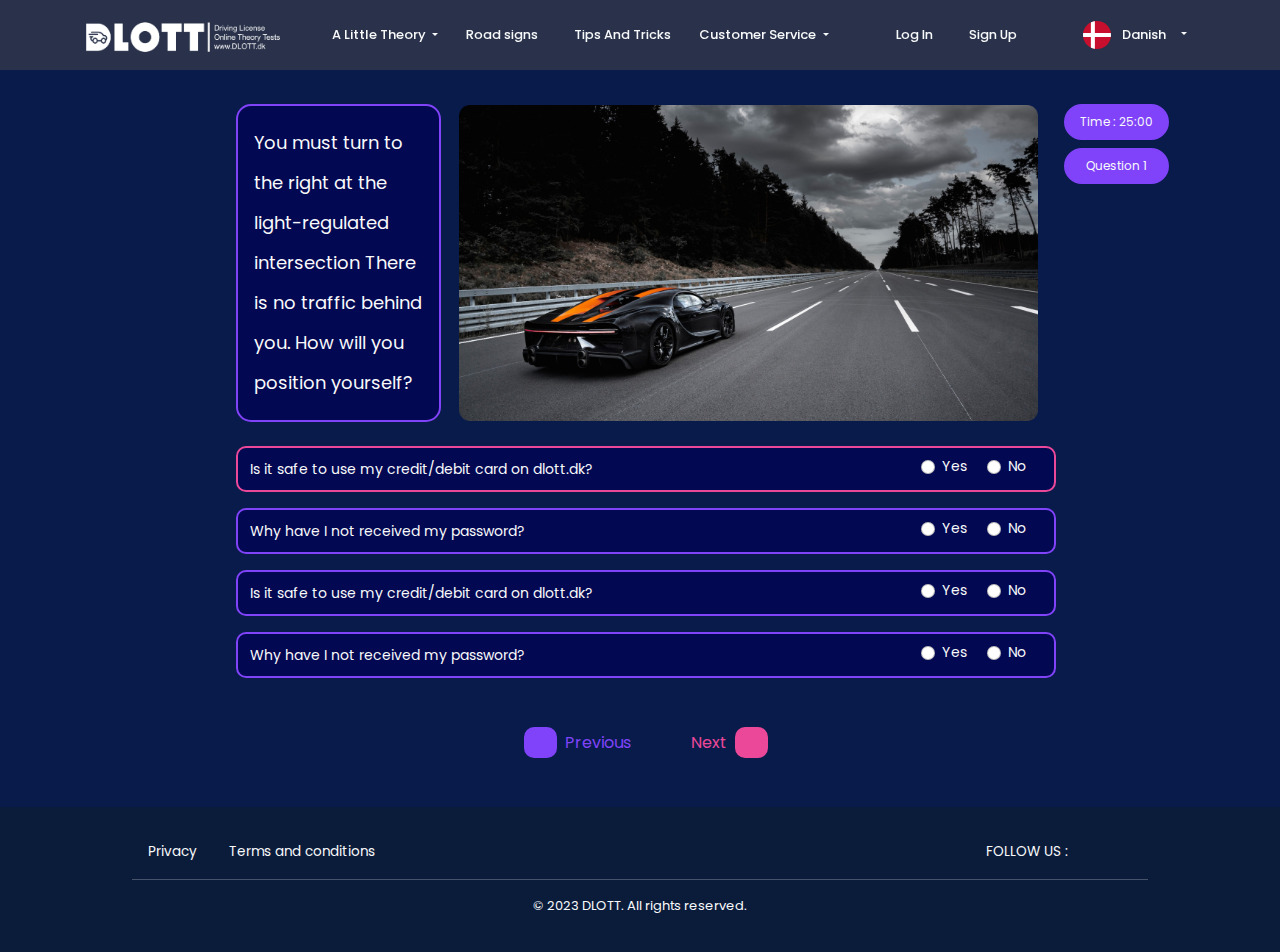
<file: test.html>
<!DOCTYPE html>
<html lang="en">

<head>
    <meta charset="UTF-8">
    <meta http-equiv="X-UA-Compatible" content="IE=edge">
    <meta name="viewport" content="width=device-width, initial-scale=1.0">
    <!-- Css Linking -->
    <link rel="stylesheet" href="https://cdnjs.cloudflare.com/ajax/libs/font-awesome/6.2.0/css/all.min.css"
        integrity="sha512-xh6O/CkQoPOWDdYTDqeRdPCVd1SpvCA9XXcUnZS2FmJNp1coAFzvtCN9BmamE+4aHK8yyUHUSCcJHgXloTyT2A=="
        crossorigin="anonymous" referrerpolicy="no-referrer" />
    <link rel="stylesheet" href="https://cdnjs.cloudflare.com/ajax/libs/animate.css/4.1.1/animate.min.css" />
    <link href="assets/css/bootstrap.css" rel="stylesheet">
    <link href="assets/css/style.css" rel="stylesheet">
    <!-- Title Of Page -->
    <title>DLOTT | Test 1</title>
</head>

<body class="min-vh-100">

    <!-- Top Nav PC-->
    <div class="topnav d-none d-lg-block position-fixed">
        <div class="nav_desktop d-flex justify-content-around align-items-center m-auto">
            <div class="brand">
                <a href="/">
                    <img class="logo_desktop" src="./assets/img/logo.png" alt="">
                </a>
            </div>
            <div class="d-flex align-items-center justify-content-around">
                <div class="dropdown">
                    <button class="btn_square_gradient text-light dropdown-toggle" type="button" id="LittleTheory"
                        data-bs-toggle="dropdown" aria-expanded="false">
                        A Little Theory
                    </button>
                    <ul class="dropdown-menu glassy_dropdown" aria-labelledby="LittleTheory">
                        <li><a class="dropdown-item" href="#">General Rules</a></li>
                        <li><a class="dropdown-item" href="#">Speed</a></li>
                        <li><a class="dropdown-item" href="#">Motorway - Expressway</a></li>
                        <li><a class="dropdown-item" href="#">Railroads crossing</a></li>
                        <li><a class="dropdown-item" href="#">Drinking and driving</a></li>
                    </ul>
                </div>

                <button class="btn_square_gradient text-light" type="button">
                    <a href="/home.html" class="text-light mx-2">Road signs</a>
                </button>
                <button class="btn_square_gradient text-light" type="button">
                    <a href="/home.html" class="text-light mx-2">Tips And Tricks</a>
                </button>

                <div class="dropdown">
                    <button class="btn_square_gradient text-light dropdown-toggle" type="button" id="LittleTheory"
                        data-bs-toggle="dropdown" aria-expanded="false">
                        Customer Service
                    </button>
                    <ul class="dropdown-menu glassy_dropdown" aria-labelledby="LittleTheory">
                        <li><a class="dropdown-item" href="#">Contact Us</a></li>
                        <li><a class="dropdown-item" href="#">FAQ</a></li>
                    </ul>
                </div>
            </div>
            <div class="d-flex justify-content-center">
                <button class="btn_square_gradient text-light" type="button">
                    <a href="https://dvgroups.ca/projects/dk/DDL/login.html" class="text-light mx-2">Log In</a>
                </button>
                <button class="btn_square_gradient text-light" type="button">
                    <a href="/register.html" class="text-light mx-2">Sign Up</a>
                </button>
            </div>
            <div class="dropdown">
                <button class="btn_square_gradient text-light dropdown-toggle" type="button" id="dropdownLanguage"
                    data-bs-toggle="dropdown" aria-expanded="false">
                    <span><img class="flag_icon" src="./assets/img/dk.svg" alt=""></span>
                    <span class="mx-2">
                        Danish
                    </span>
                </button>
                <ul class="dropdown-menu glassy_dropdown" aria-labelledby="dropdownLanguage">
                    <li>
                        <a class="dropdown-item" href="#">
                            <span>
                                <img class="flag_icon" src="./assets/img/dk.svg" alt="">
                            </span>
                            <span class="mx-2">
                                Danish
                            </span>
                        </a>
                    </li>
                    <li>
                        <a class="dropdown-item" href="#">
                            <span>
                                <img class="flag_icon" src="./assets/img/ir.svg" alt="">
                            </span>
                            <span class="ms-2">
                                Persian
                            </span>
                        </a>
                    </li>
                    <li>
                        <a class="dropdown-item" href="#">
                            <span>
                                <img class="flag_icon" src="./assets/img/gb.svg" alt="">
                            </span>
                            <span class="ms-2">
                                English
                            </span>
                        </a>
                    </li>
                </ul>
            </div>
        </div>
    </div>
    <div class="topnav_blur d-none d-lg-block position-fixed"></div>

    <!-- Top Nav Smart-->
    <nav class="navbar-mobile d-lg-none">
        <div class="navbar-container container">
            <input type="checkbox" name="" id="" />
            <div class="hamburger-lines">
                <span class="line line1"></span>
                <span class="line line2"></span>
                <span class="line line3"></span>
            </div>
            <ul class="menu-items">
                <div class="d-flex flex-column align-items-center justify-content-center">

                    <div class="logo_in_menu mb-5">
                        <a href="https://dvgroups.ca/projects/dk/DDL/">
                            <img class="logo_mobile" src="./assets/img/logo.png" alt="">
                        </a>
                    </div>
                    <div class="accordion accordion_menu mx-auto" id="menu1">
                        <div class="accordion-item bg-transparent border-0">
                            <h2 class="accordion-header bg-transparent" id="heading1">
                                <button
                                    class="accordion-button btn_square_gradient collapsed text-light bg-transparent d-flex justify-content-center"
                                    type="button" data-bs-toggle="collapse" data-bs-target="#collapse1"
                                    aria-expanded="false" aria-controls="collapse1">
                                    A Little Theory
                                </button>
                            </h2>
                            <div id="collapse1" class="accordion-collapse collapse" aria-labelledby="heading1"
                                data-bs-parent="#menu1">
                                <div class="accordion-body">
                                    <ul class="list-unstyled text-center" aria-labelledby="">
                                        <li><a class="text-light" href="#">General Rules</a></li>
                                        <li><a class="text-light" href="#">Speed</a></li>
                                        <li><a class="text-light" href="#">Motorway - Expressway</a></li>
                                        <li><a class="text-light" href="#">Railroads crossing</a></li>
                                        <li><a class="text-light" href="#">Drinking and driving</a></li>
                                    </ul>
                                </div>
                            </div>
                        </div>
                    </div>
                    <button class="btn_square_gradient text-light" type="button">
                        <a href="/home.html" class="text-light mx-2">Road signs</a>
                    </button>
                    <button class="btn_square_gradient text-light" type="button">
                        <a href="/home.html" class="text-light mx-2">Tips And Tricks</a>
                    </button>

                    <div class="accordion accordion_menu mx-auto" id="menu2">
                        <div class="accordion-item bg-transparent border-0">
                            <h2 class="accordion-header bg-transparent" id="heading2">
                                <button
                                    class="accordion-button btn_square_gradient collapsed text-light bg-transparent d-flex justify-content-center"
                                    type="button" data-bs-toggle="collapse" data-bs-target="#collapse2"
                                    aria-expanded="false" aria-controls="collapse2">
                                    Customer Service
                                </button>
                            </h2>
                            <div id="collapse2" class="accordion-collapse collapse" aria-labelledby="heading2"
                                data-bs-parent="#menu2">
                                <div class="accordion-body">
                                    <ul class="list-unstyled text-center" aria-labelledby="">
                                        <li><a class="text-light" href="#">Contact Us</a></li>
                                        <li><a class="text-light" href="#">FAQ</a></li>
                                    </ul>
                                </div>
                            </div>
                        </div>
                    </div>
                </div>



                <button class="btn_square_gradient text-light" type="button">
                    <a href="https://dvgroups.ca/projects/dk/DDL/login.html" class="text-light mx-2">Log In</a>
                </button>
                <button class="btn_square_gradient text-light" type="button">
                    <a href="/register.html" class="text-light mx-2">Sign Up</a>
                </button>


                <div class="accordion accordion_menu mx-auto" id="menu3">
                    <div class="accordion-item bg-transparent border-0">
                        <h2 class="accordion-header bg-transparent" id="heading3">
                            <button
                                class="accordion-button btn_square_gradient collapsed text-light bg-transparent d-flex justify-content-center"
                                type="button" data-bs-toggle="collapse" data-bs-target="#collapse3"
                                aria-expanded="false" aria-controls="collapse3">
                                <span><img class="flag_icon" src="./assets/img/dk.svg" alt=""></span>
                                <span class="ms-1">
                                    Danish
                                </span>
                            </button>
                        </h2>
                        <div id="collapse3" class="accordion-collapse collapse" aria-labelledby="heading3"
                            data-bs-parent="#menu3">
                            <div class="accordion-body">
                                <ul class="list-unstyled text-center" aria-labelledby="">
                                    <li>
                                        <a class="text-light" href="#">
                                            <span>
                                                <img class="flag_icon" src="./assets/img/dk.svg" alt="">
                                            </span>
                                            <span class="mx-2">
                                                Danish
                                            </span>
                                        </a>
                                    </li>
                                    <li>
                                        <a class="text-light" href="#">
                                            <span>
                                                <img class="flag_icon" src="./assets/img/ir.svg" alt="">
                                            </span>
                                            <span class="mx-2">
                                                Persian
                                            </span>
                                        </a>
                                    </li>
                                    <li>
                                        <a class="text-light" href="#">
                                            <span>
                                                <img class="flag_icon" src="./assets/img/gb.svg" alt="">
                                            </span>
                                            <span class="mx-2">
                                                English
                                            </span>
                                        </a>
                                    </li>
                                </ul>
                            </div>
                        </div>
                    </div>
                </div>

            </ul>
            <a href="https://dvgroups.ca/projects/dk/DDL/v1.2/" class="logo"><img src="./assets/img/logo.png"
                    alt=""></a>
        </div>
    </nav>




    <!-- Page Content -->
    <main class="w-100">

        <div class="test_page text-light py-4 px-3 mx-auto">

            <div id="testImgModal" class="testImgModal">
                <span class="modalImg-close">&times;</span>
                <img class="modalImg-content" id="modalImg">
            </div>

            <div class="row m-0 mt-3 mt-xxl-4 pt-5">
                <div class="col-12 ps-0 d-flex d-lg-none justify-content-center align-items-center flex-row">
                    <div class="label_purple_primary rounded-pill text-light text-center mt-2 mx-2">Time : 25:00</div>
                    <div class="label_purple_primary rounded-pill text-light text-center mt-2 mx-2">
                        Question 1
                    </div>
                </div>
                <div class="col-12 col-lg-2 d-none d-xl-block"></div>
                <div class="col-12 col-lg-10 col-xl-8 pe-0">
                    <div class="row m-0">
                        <div
                            class="question_col col-12 col-lg-3 d-flex justify-content-center align-items-center p-3 mt-3">
                            You must turn to the right at the light-regulated intersection
                            There is no traffic behind
                            you. How will you position
                            yourself?
                        </div>
                        <div class="col-12 col-lg-9 mt-3">
                            <button class="border-0 bg-transparent">
                                <img class="w-100" src="./assets/img/q-img.png" alt="" id="testImg">
                            </button>
                        </div>
                    </div>
                    <div class="row m-0 mt-2 mb-4">

                        <div
                            class="test_quastion_answer active d-flex justify-content-between align-items-center py-2 mt-3">
                            <span class="w-75">
                                Is it safe to use my credit/debit card on dlott.dk?
                            </span>
                            <div class="test_answer_radio_holder text-start">
                                <div class="form-check form-check-inline">
                                    <input class="form-check-input answer-check-input active" type="radio"
                                        name="answer-1" id="q-answer-yes" value="q-answer-yes">
                                    <label class="form-check-label" for="q-answer-yes">Yes</label>
                                </div>
                                <div class="form-check form-check-inline">
                                    <input class="form-check-input answer-check-input active" type="radio"
                                        name="answer-1" id="q-answer-no" value="q-answer-no">
                                    <label class="form-check-label" for="q-answer-no">No</label>
                                </div>
                            </div>
                        </div>
                        <div class="test_quastion_answer d-flex justify-content-between align-items-center py-2 mt-3">
                            <span class="w-75">
                                Why have I not received my password?
                            </span>
                            <div class="test_answer_radio_holder text-start">
                                <div class="form-check form-check-inline">
                                    <input class="form-check-input answer-check-input" type="radio" name="answer-2"
                                        id="q-answer-yes" value="q-answer-yes">
                                    <label class="form-check-label" for="q-answer-yes">Yes</label>
                                </div>
                                <div class="form-check form-check-inline">
                                    <input class="form-check-input answer-check-input" type="radio" name="answer-2"
                                        id="q-answer-no" value="q-answer-no">
                                    <label class="form-check-label" for="q-answer-no">No</label>
                                </div>
                            </div>
                        </div>
                        <div class="test_quastion_answer d-flex justify-content-between align-items-center py-2 mt-3">
                            <span class="w-75">
                                Is it safe to use my credit/debit card on dlott.dk?
                            </span>
                            <div class="test_answer_radio_holder text-start">
                                <div class="form-check form-check-inline">
                                    <input class="form-check-input answer-check-input" type="radio" name="answer-3"
                                        id="q-answer-yes" value="q-answer-yes">
                                    <label class="form-check-label" for="q-answer-yes">Yes</label>
                                </div>
                                <div class="form-check form-check-inline">
                                    <input class="form-check-input answer-check-input" type="radio" name="answer-3"
                                        id="q-answer-no" value="q-answer-no">
                                    <label class="form-check-label" for="q-answer-no">No</label>
                                </div>
                            </div>
                        </div>
                        <div class="test_quastion_answer d-flex justify-content-between align-items-center py-2 mt-3">
                            <span class="w-75">
                                Why have I not received my password?
                            </span>
                            <div class="test_answer_radio_holder text-start">
                                <div class="form-check form-check-inline">
                                    <input class="form-check-input answer-check-input" type="radio" name="answer-4"
                                        id="q-answer-yes" value="q-answer-yes">
                                    <label class="form-check-label" for="q-answer-yes">Yes</label>
                                </div>
                                <div class="form-check form-check-inline">
                                    <input class="form-check-input answer-check-input" type="radio" name="answer-4"
                                        id="q-answer-no" value="q-answer-no">
                                    <label class="form-check-label" for="q-answer-no">No</label>
                                </div>
                            </div>
                        </div>

                        <div class="pagination_holder d-flex justify-content-center align-items-center mt-5">

                            <button
                                class="bg-transparent border-0 d-flex justify-content-center align-items-center mx-3">
                                <span class="paginate_icon d-flex justify-content-center align-items-center">
                                    <i class="fa-solid fa-chevron-left"></i>
                                </span>
                                <span class="paginate_label mx-2">
                                    Previous
                                </span>
                            </button>
                            <button
                                class="paginate_active bg-transparent border-0 d-flex justify-content-center align-items-center mx-3">
                                <span class="paginate_label mx-2">
                                    Next
                                </span>
                                <span class="paginate_icon d-flex justify-content-center align-items-center">
                                    <i class="fa-solid fa-chevron-right"></i>
                                </span>
                            </button>

                        </div>

                    </div>
                </div>
                <div
                    class="col-12 col-lg-2 ps-0  d-none d-lg-flex justify-content-start align-items-start flex-row flex-lg-column mt-2">
                    <div class="label_purple_primary rounded-pill text-light text-center mt-2 mx-2">Time : 25:00</div>
                    <div class="label_purple_primary rounded-pill text-light text-center mt-2 mx-2">
                        Question 1
                    </div>
                </div>
            </div>

        </div>

        <!-- Footer -->
        <div class="footer text-light" id="footer">
            <div class="footer_info text-light">
                <div class="row mx-auto container justify-content-around">
                    <div
                        class="col-12 col-md-6 col-xl-5 d-flex justify-content-around justify-content-md-start align-items-center">
                        <a href="/home.html" class="text-light mx-1 mx-md-3 footer_label">Privacy</a>
                        <a href="/home.html" class="text-light mx-1 mx-md-3 footer_label">Terms and conditions</a>
                    </div>
                    <div class="col-12 col-md-1 col-xl-2"></div>
                    <div
                        class="social_col col-12 col-md-5 d-flex justify-content-center justify-content-md-end align-items-center">
                        <span class="footer_label me-3">
                            FOLLOW US :
                        </span>
                        <a href="/" class="text-light mx-2">
                            <i class="fa-brands fa-square-facebook"></i>
                        </a>
                        <a href="/" class="text-light mx-2">
                            <i class="fa-brands fa-twitter"></i>
                        </a>
                        <a href="/" class="text-light mx-2">
                            <i class="fa-brands fa-instagram"></i>
                        </a>
                        <a href="/" class="text-light mx-2">
                            <i class="fa-brands fa-youtube"></i>
                        </a>
                    </div>
                    <div class="col-12">
                        <hr>
                    </div>
                </div>
                <p class="copy_right text-center pb-3 mb-0">
                    © 2023 DLOTT. All rights reserved.
                </p>
            </div>
        </div>


    </main>




    <script src="./assets/js/bootstrap.bundle.js"></script>
    <script src="https://cdnjs.cloudflare.com/ajax/libs/jquery/3.6.3/jquery.min.js"
        integrity="sha512-STof4xm1wgkfm7heWqFJVn58Hm3EtS31XFaagaa8VMReCXAkQnJZ+jEy8PCC/iT18dFy95WcExNHFTqLyp72eQ=="
        crossorigin="anonymous" referrerpolicy="no-referrer"></script>
    <script src="./assets/js/script.js"></script>
</body>

</html>
</file>
<file: assets/css/style.css>
/*********************/
/*** Custom Styles ***/
/********************/

/* ********* */
/* Add Fonts */
/* ********* */

@font-face {
    font-family: 'Poppins';
    src: url('../fonts/Poppins-Thin.ttf');
    font-weight: 100;
}

@font-face {
    font-family: 'Poppins';
    src: url('../fonts/Poppins-extralight.ttf');
    font-weight: 200;
}

@font-face {
    font-family: 'Poppins';
    src: url('../fonts/Poppins-light.ttf');
    font-weight: 300;
}

@font-face {
    font-family: 'Poppins';
    src: url('../fonts/Poppins-Regular.ttf');
    font-weight: 400;
}

@font-face {
    font-family: 'Poppins';
    src: url('../fonts/Poppins-Medium.ttf');
    font-weight: 500;
}

@font-face {
    font-family: 'Poppins';
    src: url('../fonts/Poppins-SemiBold.ttf');
    font-weight: 600;
}

@font-face {
    font-family: 'Poppins';
    src: url('../fonts/Poppins-Bold.ttf');
    font-weight: 700;
}

@font-face {
    font-family: 'Poppins';
    src: url('../fonts/Poppins-ExtraBold.ttf');
    font-weight: 800;
}

@font-face {
    font-family: 'Poppins';
    src: url('../fonts/Poppins-Black.ttf');
    font-weight: 900;
}


/* *********** */
/* main styles */
/* *********** */

html {
    width: 100vw;
    overflow-x: hidden;
    scroll-behavior: smooth
}

body {
    font-family: Poppins;
}

body div {
    max-width: 100% !important;
}

a,
a:visited {
    text-decoration: none;
}

textarea {
    resize: none;
}

main {
    background-color: rgba(8, 27, 75, 1);
}

::-webkit-input-placeholder {
    font-size: 14px;
}

:-ms-input-placeholder {
    font-size: 14px;
}

::placeholder {
    font-size: 14px;
}


.section {
    height: 100vh;
    padding-top: 70px;
}

.btn_square_gradient {
    background: rgba(255, 255, 255, 0);
    font-weight: 500;
    font-size: 15px;
    line-height: 22px;
    border-radius: 5px;
    padding: 13px 5px;
    /* transition: all 0.5s; */
    border: none;
}

.btn_square_gradient:hover {
    background: linear-gradient(83.79deg, #8043F9 2.84%, #FA00C2 96.99%);
}

.btn_square_primary {
    background: linear-gradient(83.79deg, #8043F9 2.84%, #A160FF 96.99%);
    font-weight: 500;
    font-size: 15px;
    line-height: 22px;
    border-radius: 5px;
    padding: 15px 27px;
}

.btn_square_secondary {
    background: rgba(255, 255, 255, 0.45);
    border: 2px solid #fcfcfc;
    border-radius: 12px;
    font-weight: 600;
    font-size: 18px;
    line-height: 30px;
    width: 250px;
    height: 50px;
    /* transition: all 0.5s; */
}

.btn_square_secondary:hover {
    background: rgba(255, 255, 255, 0.2);
}

.btn_pill_primary {
    background: #8043F9;
    font-weight: 600;
    font-size: 15px;
    line-height: 22px;
    border-radius: 40px;
    padding: 9px 19px;
}

.btn_pill_gradient {
    background: rgba(255, 255, 255, 0);
    font-weight: 600;
    font-size: 12px;
    line-height: 22px;
    border-radius: 40px;
    padding: 10px 15px;
    border: 2px solid #8043F9;
}

.btn_pill_gradient:hover {
    background: linear-gradient(83.79deg, #8043F9 2.84%, #FA00C2 96.99%);
}

.btn_purple_primary {
    background: #8043F9;
    border: 2px solid #8043F9;
    font-size: 13px;
    width: 200px;
    line-height: 22px;
    padding: 8px 20px;
}

.btn_purple_secondary {
    background: transparent;
    border: 2px solid #8043F9;
    font-size: 13px;
    width: 200px;
    line-height: 22px;
    padding: 8px 20px;
}

.btn_success_primary {
    background: #4CD47C;
    border: 2px solid #4CD47C;
    font-size: 13px;
    width: 200px;
    line-height: 22px;
    padding: 8px 20px;
    border: none;
}

.btn_failed_primary {
    background: #C8102E;
    border: 2px solid #C8102E;
    font-size: 13px;
    width: 200px;
    line-height: 22px;
    padding: 8px 20px;
    border: none;
}

.label_purple_primary {
    background: #8043F9;
    border: 2px solid #8043F9;
    font-size: 12px;
    width: 105px;
    line-height: 22px;
    padding: 5px 5px;
}

.scroller {
    width: 1.3em;
    height: 1.3em;
    z-index: 10;
    bottom: 40px;
    border-width: 0 0.25em 0.25em 0;
    border-style: solid;
    border-color: antiquewhite;
    animation: scrolldown 2s ease-in-out infinite;
    left: calc(50% - 15px);
}

.online_users {
    left: 15px;
    bottom: 15px;
    z-index: 5;
}

.test_icon_success {
    border: 2px solid #4CD47C;
    color: #4CD47C;
}

.test_icon_failed {
    border: 2px solid #E80000;
    color: #E80000;
}


/* ********** */
/* Top NavBar */
/* ********** */
.topnav {
    width: 100%;
    height: 70px;
    /* background-color: rgba(74, 74, 74, 0.5); */
    z-index: 12;
    transition: all 0.9s;
}

.topnav_blur {
    width: 100%;
    height: 70px;
    background-color: rgba(74, 74, 74, 0.5);
    z-index: 11;
    transition: all 0.9s;
}

.nav_desktop {
    width: 90%;
    height: 70px;
}

.glassy_dropdown {
    background: rgba(255, 255, 255, 0.5);
    transition: all 0.9s;
}

.flag_icon {
    width: 28px;
    height: 28px;
    border-radius: 50%;
}

.logo_desktop {
    width: 250px;
}

.logo_mobile {
    width: 200px;
}


/* *********** */
/* Mobile Menu */
/* *********** */

.navbar-mobile input[type="checkbox"],
.navbar-mobile .hamburger-lines {
    display: none;
}

.navbar-mobile {
    position: fixed;
    width: 100%;
    background-color: rgba(74, 74, 74, 0.5);
    color: #fff;
    z-index: 100;
    transition: all 0.9s;
}

.navbar-container {
    display: flex;
    justify-content: space-between;
    align-items: center;
    height: 64px;
}

.menu-items {
    order: 2;
    display: flex;
}

.accordion_menu {
    width: max-content;
}

.accordion_menu .accordion-item {
    width: 300px;
}

.accordion-button::after {
    margin-left: 3px;
    background-image: url('../img/arrow.png');
    background-size: 1rem;
    width: 1rem;
    height: 1rem;
}

.accordion-button:not(.collapsed)::after {
    background-size: 1rem;
    width: 1rem;
    height: 1rem;
    background-image: url('../img/arrow.png');
}

.accordion-button:focus {
    box-shadow: none;
}

.accordion-body {
    border: 1px solid #d1d1d1;
    border-top: none
}

.accordion-body ul li {
    font-size: 12px;
    margin-top: 5px;
}



/* ****** */
/* Footer */
/* ****** */

.footer_info {
    background: rgba(13, 29, 48, 0.59);
    height: 145px;
    padding-top: 35px;
}

.footer_info>div.row {
    width: 75%;
}

.footer_hero {
    height: calc(100vh - 215px);
    background-size: cover;
}

.footer_hero i {
    font-size: 20px;
}

.footer_info .footer_label {
    font-size: 16px;
}

.social_col a i {
    font-size: 25px;
}

.copy_right {
    font-size: 13px;
}


/* ***************** */
/* Log In / Register */
/* ***************** */


.form_page {
    height: max-content;
    min-height: calc(100vh - 160px);
}

.form_page>div.d-flex {
    min-height: calc(100vh - 160px);
}

.login_logo {
    width: 220px;
}

.form_holder {
    background: #030852;
    border: 2px solid #EC4899;
    border-radius: 25px;
    width: 550px;
    height: max-content;
}

.login_form_holder {
    width: 450px;
}

.form_holder .title {
    font-weight: 600;
    font-size: 22px;
    line-height: 33px;
}

.form_holder .subtitle {
    font-size: 17px;
}

.login_input {
    padding: 7px 10px;
    border: 2px solid #8043F9;
    border-radius: 8px;
}

.btn_submit {
    background: linear-gradient(83.79deg, #8043F9 2.84%, #FA00C2 96.99%);
    font-weight: 500;
    font-size: 15px;
    line-height: 22px;
    border-radius: 5px;
    padding: 10px 27px;
    /* transition: all 0.5s; */
    border: none;
}

.btn_eye {
    right: 10px;
    top: 10px;
}

.link_pink {
    color: #EC4899;
    transition: all 0.5s;
}

.link_pink:hover {
    color: #FFF;
}

.login-check-input:checked[type=radio] {
    background-image: none;
    border: solid 3px #fff
}

.agreement {
    font-size: 12px;
}



/* ********* */
/* Home Page */
/* ********* */
.home_hero {
    background: transparent;
}

.hero_video {
    top: 50%;
    left: 50%;
    min-width: 100%;
    min-height: 100%;
    width: 100%;
    height: 100vh;
    object-fit: cover;
    z-index: 0;
    -webkit-transform: translateX(-50%) translateY(-50%);
    transform: translateX(-50%) translateY(-50%);
    display: block;
}

.home_hero>div {
    height: 100vh;
}

.title_home {
    font-weight: 900;
    font-size: 60px;
    line-height: 70px;
    letter-spacing: 0.1em;
}

.subtitle_home {
    line-height: 21px;
}

.section2 {
    border: 2px solid #8043F9;
    border-radius: 25px;
    width: 70%;
}

.section_img {
    width: 650px;
}

.subscroption {
    background: #081B4B;
    /* min-height: calc(100vh - 100px); */
    /* padding-top: 100px; */
    /* margin-bottom: 170px; */
}

.subscroption>.title {
    font-weight: 700;
    font-size: 30px;
    line-height: 40px;
    font-style: normal;
}

.subscroption_card {
    width: 300px;
    height: 400px;
    background: #030852;
    border: 2px solid #8043F9;
    border-radius: 25px;
}

.subscroption_card>.header {
    height: 60px;
    background: #5F30E2;
    border-radius: 22px 22px 0px 0px;
    font-weight: 700;
    font-size: 20px;
    line-height: 40px;
}

.subscroption_card button {
    bottom: 30px;
    left: 36px;
    border: solid 1px #5F30E2;
}

.subscroption_card .conditions div span i.fa-solid {
    color: #8043F9;
}



/* ************ */
/* GeneralRules */
/* ************ */

.GeneralRules .container {
    background: #081B4B;
    width: 80%;
    max-width: 1400px !important;
}

.GeneralRules>.title {
    font-weight: 600;
    font-size: 36px;
    line-height: 48px;
}

.rule_item {
    line-height: 34px;
}


/* ********* */
/* FiveSigns */
/* ********* */

.five_signs {
    background: #081B4B;
    width: 90%;
    max-width: 1400px !important;
}

.five_signs>.title {
    font-weight: 600;
    font-size: 30px;
    line-height: 48px;
}

.five_sign_holder {
    background: #030852;
    border: 2px solid #8043F9;
    border-radius: 30px;
    height: 100%;
    padding: 20px 30px;
}

.five_sign_holder>a {
    border: solid 1px #5F30E2;
}

.sign_img {
    width: 170px;
}


/* ************* */
/* Signs Details */
/* ************* */

.signs_details {
    background: #081B4B;
    width: 90%;
    max-width: 1400px !important;
    min-height: calc(100vh - 145px);
}

.signs_details>.title {
    font-weight: 600;
    font-size: 32px;
    line-height: 48px;
}

.detail_sign_holder {
    background: #030852;
    border: 2px solid #8043F9;
    border-radius: 30px;
    height: 100%;
    padding: 10px 25px;
}

.detail_sign_holder>p {
    font-size: 18px;
}

.sign_detail_img {
    width: 120px;
}




/* ************* */
/*      FAQ      */
/* ************* */

.faq {
    background: #081B4B;
    width: 80%;
    max-width: 1400px !important;
    min-height: calc(100vh - 145px);
}

.faq>.title {
    font-weight: 600;
    font-size: 32px;
    line-height: 48px;
}

.faq_accar_header {
    border-radius: 10px;
    background: #030852;
    transition: all .8s;
}

.faq_accar_header_close {
    border: 2px solid #8043F9;
}

.faq_accar_header_open {
    border: 2px solid #EC4899;
}

.faq_accar_btn::after {
    display: none;
}

.faq_icon {
    width: 33px;
    height: 31px;
    border-radius: 10px;
    transition: all .8s;
    flex-shrink: 0;
}

.faq_icon_open {
    background-color: #EC4899;
}

.faq_icon_close {
    background-color: #8043F9;
}

/* ************* */
/*   TEST LIST   */
/* ************* */

.tests_list {
    background: #081B4B;
    width: 90%;
    max-width: 1100px !important;
    min-height: calc(100vh - 145px);
}

.tests_list>.title {
    font-weight: 600;
    font-size: 32px;
    line-height: 48px;
}

.test_item_col {
    max-width: 350px !important;
    margin-left: auto;
    margin-right: auto;
}

.test_item_holder {
    background: #030852;
    border: 2px solid #8043F9;
    border-radius: 25px;
    width: 100%;
    padding: 15px 15px;
}

.test_item_holder-pass {
    border: 2px solid #4CD47C;
}

.test_item_holder-failed {
    border: 2px solid #E80000;
}

.test_item_holder img {
    width: 100%;
    height: 200px;
    border-radius: 25px;
    max-width: 320px;
}

.test_item_label {
    background: #EC4899;
    top: 25px;
    left: 25px;
    font-size: 0.9rem;
}

.test_item_info button {
    width: 80%;
}

.test_item_info span {
    width: 40px;
    height: 40px;
}




/* *************** */
/*   TEST RESULT   */
/* *************** */

.tests_result {
    background: #081B4B;
    width: 90%;
    max-width: 1100px !important;
    min-height: calc(100vh - 145px);
}

.tests_result .test_title {
    font-size: 30px;
}

.tests_result .test_title_icon {
    width: 40px;
    height: 40px;
    font-size: 18px;
}

.results_item_info button {
    width: 70%;
}

.results_item_info span {
    width: 40px;
    height: 40px;
    border: 2px solid;
}



/* *************** */
/*    TEST PAGE    */
/* *************** */

.tests_page {
    background: #081B4B;
    width: 90%;
    max-width: 1100px !important;
    min-height: calc(100vh - 145px);
}

.question_col {
    background: #030852;
    border: 2px solid #8043F9;
    border-radius: 15px;
    line-height: 40px;
    font-size: 18px;
}

.test_quastion_answer {
    background: #030852;
    border: 2px solid #8043F9;
    border-radius: 10px;
    font-size: 14px;
}

.test_quastion_answer.active {
    border: 2px solid #EC4899;
}

.answer-check-input:checked[type=radio] {
    background: #8043F9;
    border: solid 3px #ffffff;
    filter: brightness(100%);
    box-shadow: none;
}

.answer-check-input.active:checked[type=radio] {
    background: #EC4899;
    border: solid 3px #ffffff;
    filter: brightness(100%);
    box-shadow: none;
}

.paginate_icon {
    width: 33px;
    height: 31px;
    border-radius: 10px;
    transition: all .8s;
    flex-shrink: 0;
    background: #8043F9;
    color: #1b1b1b;
}

.paginate_label {
    color: #8043F9;
}

.pagination_holder .paginate_active .paginate_icon {
    background-color: #EC4899;
}

.pagination_holder .paginate_active .paginate_label {
    color: #EC4899;
}

.question_num_label {
    width: 40px;
    height: 37px;
    background: #EC4899;
    top: 25px;
    left: 25px;
    font-size: 1rem;
}



/* ************* */
/* Answer Reveiw */
/* ************* */


.answer_reveiw {
    background: #081B4B;
    width: 90%;
    max-width: 1100px !important;
    min-height: calc(100vh - 145px);
}

.answer_reveiw .answer_title_icon {
    width: 40px;
    height: 40px;
    font-size: 18px;
}

.answer_reveiw .answer_title {
    font-size: 28px;
}

.quesiton_image_holder {
    width: 75%;
}

.answer_accar {
    background: #030852;
    border-radius: 10px !important;

}

.answer_accar_failed {
    border: 2px solid #E80000 !important;
}

.answer_accar_failed .answer-check-input.active:checked[type=radio] {
    background: #E80000;
    border: solid 3px #ffffff;
    filter: brightness(100%);
    box-shadow: none;
}

.answer_accar_failed .answer_icon {
    background-color: #E80000;
}

.answer_accar_success {
    border: 2px solid #4CD47C !important;
}

.answer_accar_success .answer-check-input.active:checked[type=radio] {
    background: #4CD47C;
    border: solid 3px #ffffff;
    filter: brightness(100%);
    box-shadow: none;
}

.answer_accar_success .answer_icon {
    background-color: #4CD47C;
}

.answer_accar_header {
    transition: all .8s;
}

.answer_accar_btn::after {
    display: none;
}

.answer_icon {
    width: 33px;
    height: 31px;
    border-radius: 10px;
    transition: all .8s;
    flex-shrink: 0;
}

.answer_icon i {
    transition: all .6s;
}

.answer_accar_body p {
    font-size: 12px;
}

.answer-check-input:disabled {
    opacity: 1;
}

.answer-check-input:disabled+label {
    opacity: 1;
}

.form-check-input[disabled]~.form-check-label,
.form-check-input:disabled~.form-check-label {
    opacity: 1;
    margin-top: 3px;
}

.accordion-button:not(.collapsed) {
    box-shadow: none;
}


/* *********** */
/* Image Modal */
/* *********** */

#testImg {
    border-radius: 5px;
    cursor: pointer;
    transition: 0.3s;
}

#testImg:hover {
    opacity: 0.7;
}

/* The Modal (background) */
.testImgModal {
    display: none;
    /* Hidden by default */
    position: fixed;
    /* Stay in place */
    z-index: 1;
    /* Sit on top */
    padding-top: 100px;
    /* Location of the box */
    left: 0;
    top: 0;
    width: 100%;
    /* Full width */
    height: 100%;
    /* Full height */
    overflow: auto;
    /* Enable scroll if needed */
    background-color: rgb(0, 0, 0);
    /* Fallback color */
    background-color: rgba(0, 0, 0, 0.9);
    /* Black w/ opacity */
}

/* Modal Content (Image) */
.modalImg-content {
    margin: auto;
    display: block;
    width: auto;
    height: 80vh;
    background: transparent;
}

/* Add Animation - Zoom in the Modal */
.modalImg-content {
    animation-name: zoomModalImg;
    animation-duration: 0.6s;
}

@keyframes zoomModalImg {
    from {
        transform: scale(0)
    }

    to {
        transform: scale(1)
    }
}

/* The Close Button */
.modalImg-close {
    position: absolute;
    top: 80px;
    right: 35px;
    color: #f1f1f1;
    font-size: 40px;
    font-weight: bold;
    transition: 0.3s;
}

.modalImg-close:hover,
.modalImg-close:focus {
    color: #bbb;
    text-decoration: none;
    cursor: pointer;
}



/* ************* */
/* Media Queries */
/* ************* */

@media (max-width: 1500px) {
    .section_img {
        width: 400px;
    }

    .topnav {
        height: 70px;
    }

    .topnav_blur {
        height: 70px;
    }

    .nav_desktop {
        height: 70px;
    }

    .btn_square_gradient {
        font-size: 13px;
        padding: 10px 15px;
    }

    .subscroption_card {
        width: 280px;
        height: 320px;
    }

    .subscroption_card>.header {
        height: 50px;
    }

    .subscroption_holder {
        margin-top: -70px;
    }

    .section2 {
        width: 80%;
    }

    .sign_img {
        width: 100px;
    }

    .five_signs {
        width: 80%;
    }

    .signs_details {
        width: 80%;
    }

    .tests_list {
        width: 80%;
    }

    .tests_result {
        width: 80%;
    }

    .detail_sign_holder>p {
        font-size: 15px;
    }

    .sign_detail_img {
        width: 100px;
    }

    .form_holder {
        margin-top: 10vh;
    }

    .question_col {
        line-height: 40px;
        font-size: 18px;
    }

}

@media (max-width: 1303px) {
    .nav_desktop a {
        font-size: 0.8rem;
    }

    .footer_info .footer_label {
        font-size: 0.85rem;
    }

    .brand img {
        width: 200px;
    }

    .footer_info>div.row {
        width: 85%;
    }

    .section_img {
        width: 370px;
    }

    .five_signs {
        width: auto
    }

    .signs_details {
        width: auto
    }

    .tests_list {
        width: auto
    }

    .tests_result {
        width: auto
    }

    .faq {
        width: auto
    }

    .GeneralRules .container {
        width: auto
    }

    .btn_square_gradient {
        font-size: 13px;
        padding: 10px 10px;
    }
}

@media (max-width: 1106px) {
    .btn_square_gradient {
        font-size: 11px;
        padding: 10px 4px;
    }
}

@media (max-width: 992px) {
    .nav_desktop a {
        font-size: 0.7rem;
    }

    .btn_square_gradient {
        font-size: 13px;
    }

    #section2 {
        height: auto;
    }

    .logo {
        position: absolute;
        top: 8px;
        right: 9px;
        transition: all 0.5s;
    }

    .logo>img {
        width: 170px;
    }

    .footer_info .footer_label {
        font-size: 0.85rem;
    }

    .title_home,
    .subtitle_home {
        text-align: center;
        padding-left: 1rem;
        padding-right: 1rem;
    }

    .section2 {
        width: 90%;
        height: max-content;
    }

    .section_img {
        width: 100%;
    }

    .five_signs>.title {
        font-size: 25px;
    }

    .footer_info>div.row {
        width: 100%;
    }


    .navbar-container input[type="checkbox"],
    .navbar-container .hamburger-lines {
        display: block;
    }

    .navbar-container {
        display: block;
        position: relative;
        height: 64px;
    }

    .navbar-container input[type="checkbox"] {
        position: absolute;
        display: block;
        height: 32px;
        width: 30px;
        top: 20px;
        left: 20px;
        z-index: 5;
        opacity: 0;
        cursor: pointer;
    }

    .navbar-container .hamburger-lines {
        display: block;
        height: 26px;
        width: 32px;
        position: absolute;
        top: 20px;
        left: 20px;
        z-index: 2;
        display: flex;
        flex-direction: column;
        justify-content: space-between;
        align-items: center;
    }

    .navbar-container .hamburger-lines .line {
        display: block;
        height: 4px;
        width: 100%;
        border-radius: 10px;
        background: #fff;
    }

    .navbar-container .hamburger-lines .line1 {
        transform-origin: 0% 0%;
        transition: transform 0.5s ease-in-out;
    }

    .navbar-container .hamburger-lines .line2 {
        transition: transform 0.1s ease-in-out;
    }

    .navbar-container .hamburger-lines .line3 {
        transform-origin: 0% 100%;
        transition: transform 0.5s ease-in-out;
    }

    .navbar-mobile .menu-items {
        padding-top: 60px;
        background: #24252a;
        height: 100vh;
        max-width: 400px;
        transform: translate(-150%);
        display: flex;
        flex-direction: column;
        margin-left: -40px;
        padding-left: 40px;
        transition: transform 0.5s ease-in-out;
        overflow: scroll;

    }

    .navbar-mobile .menu-items div {
        /* margin-bottom: 1.8rem; */
        font-size: 1rem;
        font-weight: 500;
    }

    .navbar-container input[type="checkbox"]:checked~.menu-items {
        transform: translateX(0);
    }

    .navbar-container input[type="checkbox"]:checked~.hamburger-lines .line1 {
        transform: rotate(45deg);
        -webkit-transform: rotate(45deg);
    }

    .navbar-container input[type="checkbox"]:checked~.hamburger-lines .line2 {
        transform: scaleY(0);
        -webkit-transform: scaleY(0);
    }

    .navbar-container input[type="checkbox"]:checked~.hamburger-lines .line3 {
        transform: rotate(-45deg);
        -webkit-transform: rotate(-45deg);
    }

    .subscroption {
        height: auto;
    }

    .five_signs {
        height: auto;
    }

    .social_col {
        font-size: 0.8rem;
        margin-top: 1.5rem;
    }

    .subscroption_holder {
        margin-top: 0;
    }

    .footer_info {
        height: 176px;
    }

    .footer_hero {
        height: calc(100vh - 250px);
    }

    .quesiton_image_holder {
        width: 100%;
    }

    .modalImg-content {
        width: 90vw;
        height: auto;
        padding-top: 100px;
    }

}

@media (max-width: 600px) {
    .navbar-container input[type="checkbox"]:checked~.logo {
        /* display: none; */
        opacity: 0;
    }

    .form_holder .subtitle {
        font-size: 14px;
    }

    .login_logo {
        width: 180px;
    }

    .form-check-label {
        font-size: 13px;
    }

    .form-check-inline {
        margin-right: 0.65rem;
        padding-left: 0.8rem;
    }

    .form-check .form-check-input {
        margin-left: -1.15em;
    }

    .rule_item {
        line-height: 30px;
    }

    .faq_question {
        font-size: 13px;
        line-height: 20px;
    }

    .faq_accar_body {
        font-size: 12px;
    }

    .test_answer_radio_holder {
        width: 100px;
    }


}

/* ********** */
/* Animations */
/* ********** */

@keyframes scrolldown {
    0% {
        transform: translateY(20%) rotate(45deg);
        opacity: 0.7;
    }

    50% {
        transform: translateY(0%) rotate(45deg);
        opacity: 0.2;
    }

    100% {
        transform: translateY(20%) rotate(45deg);
        opacity: 0.7;
    }
}
</file>
